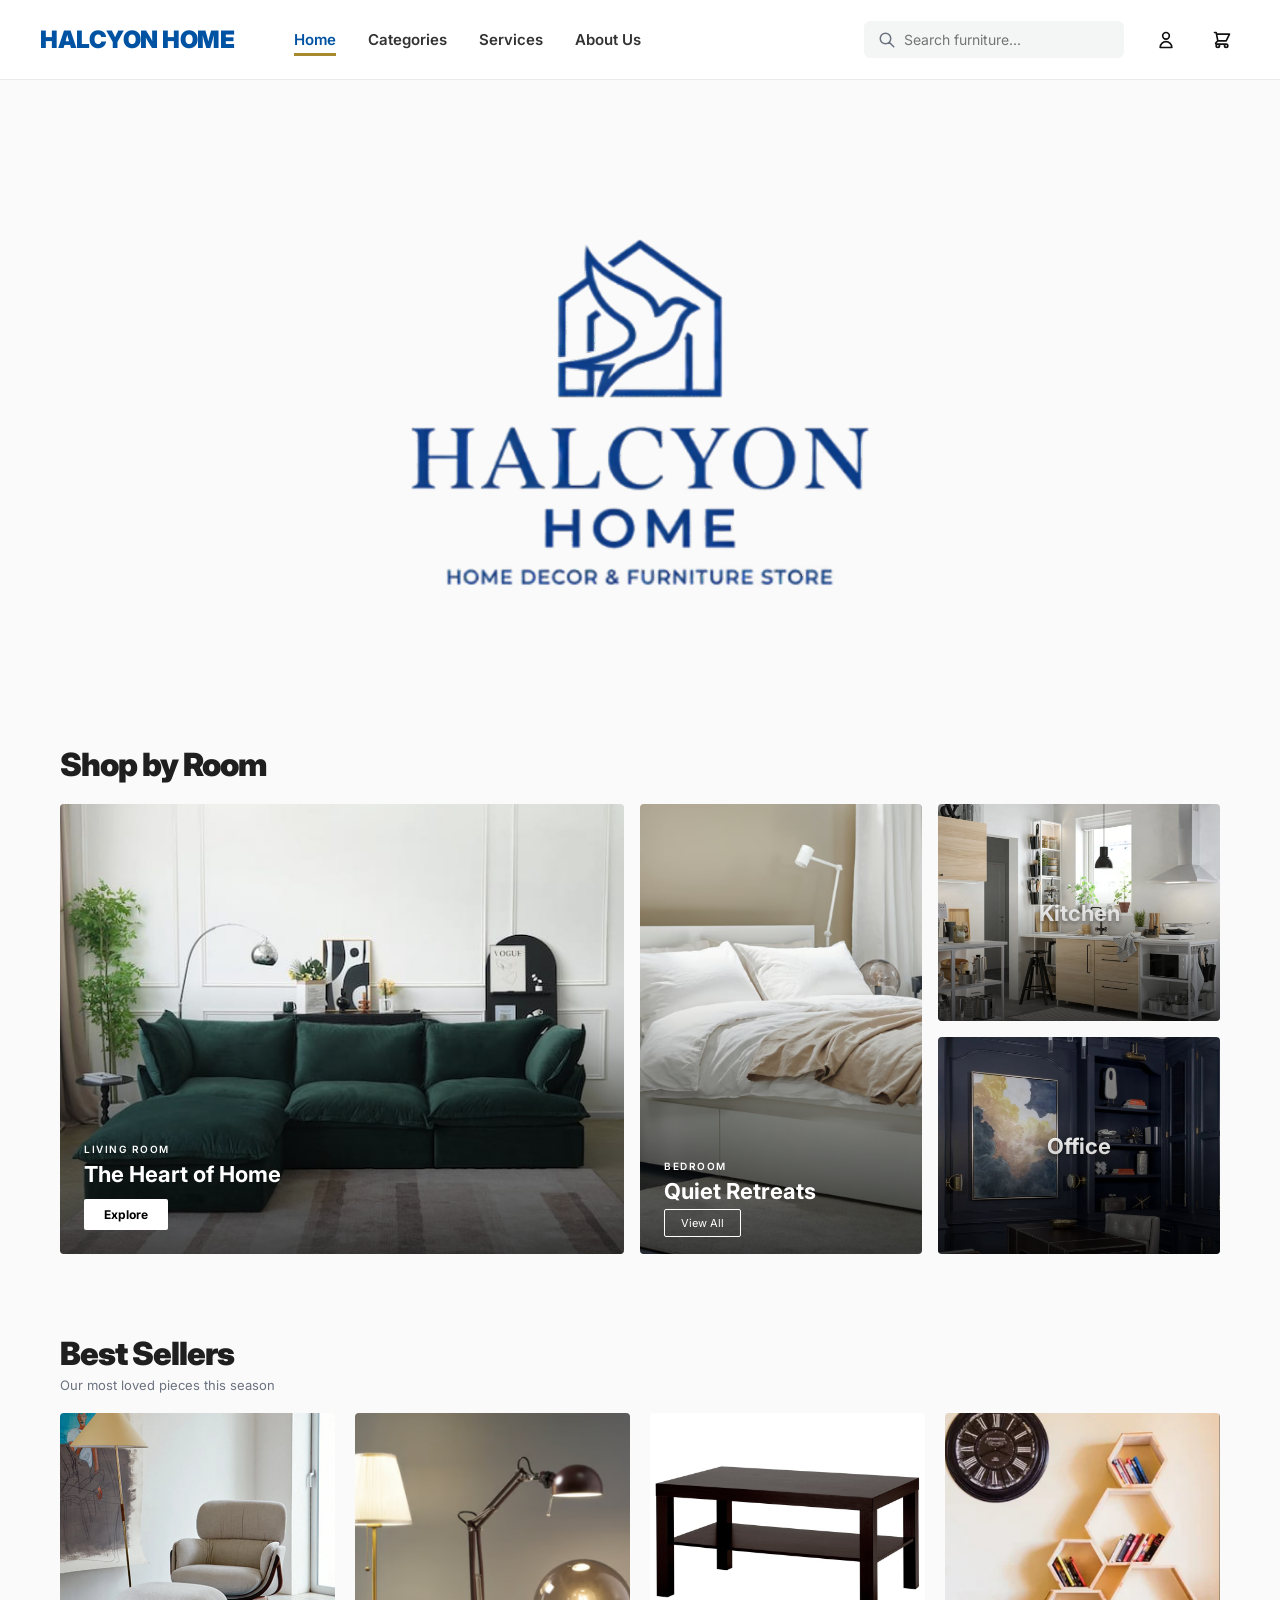
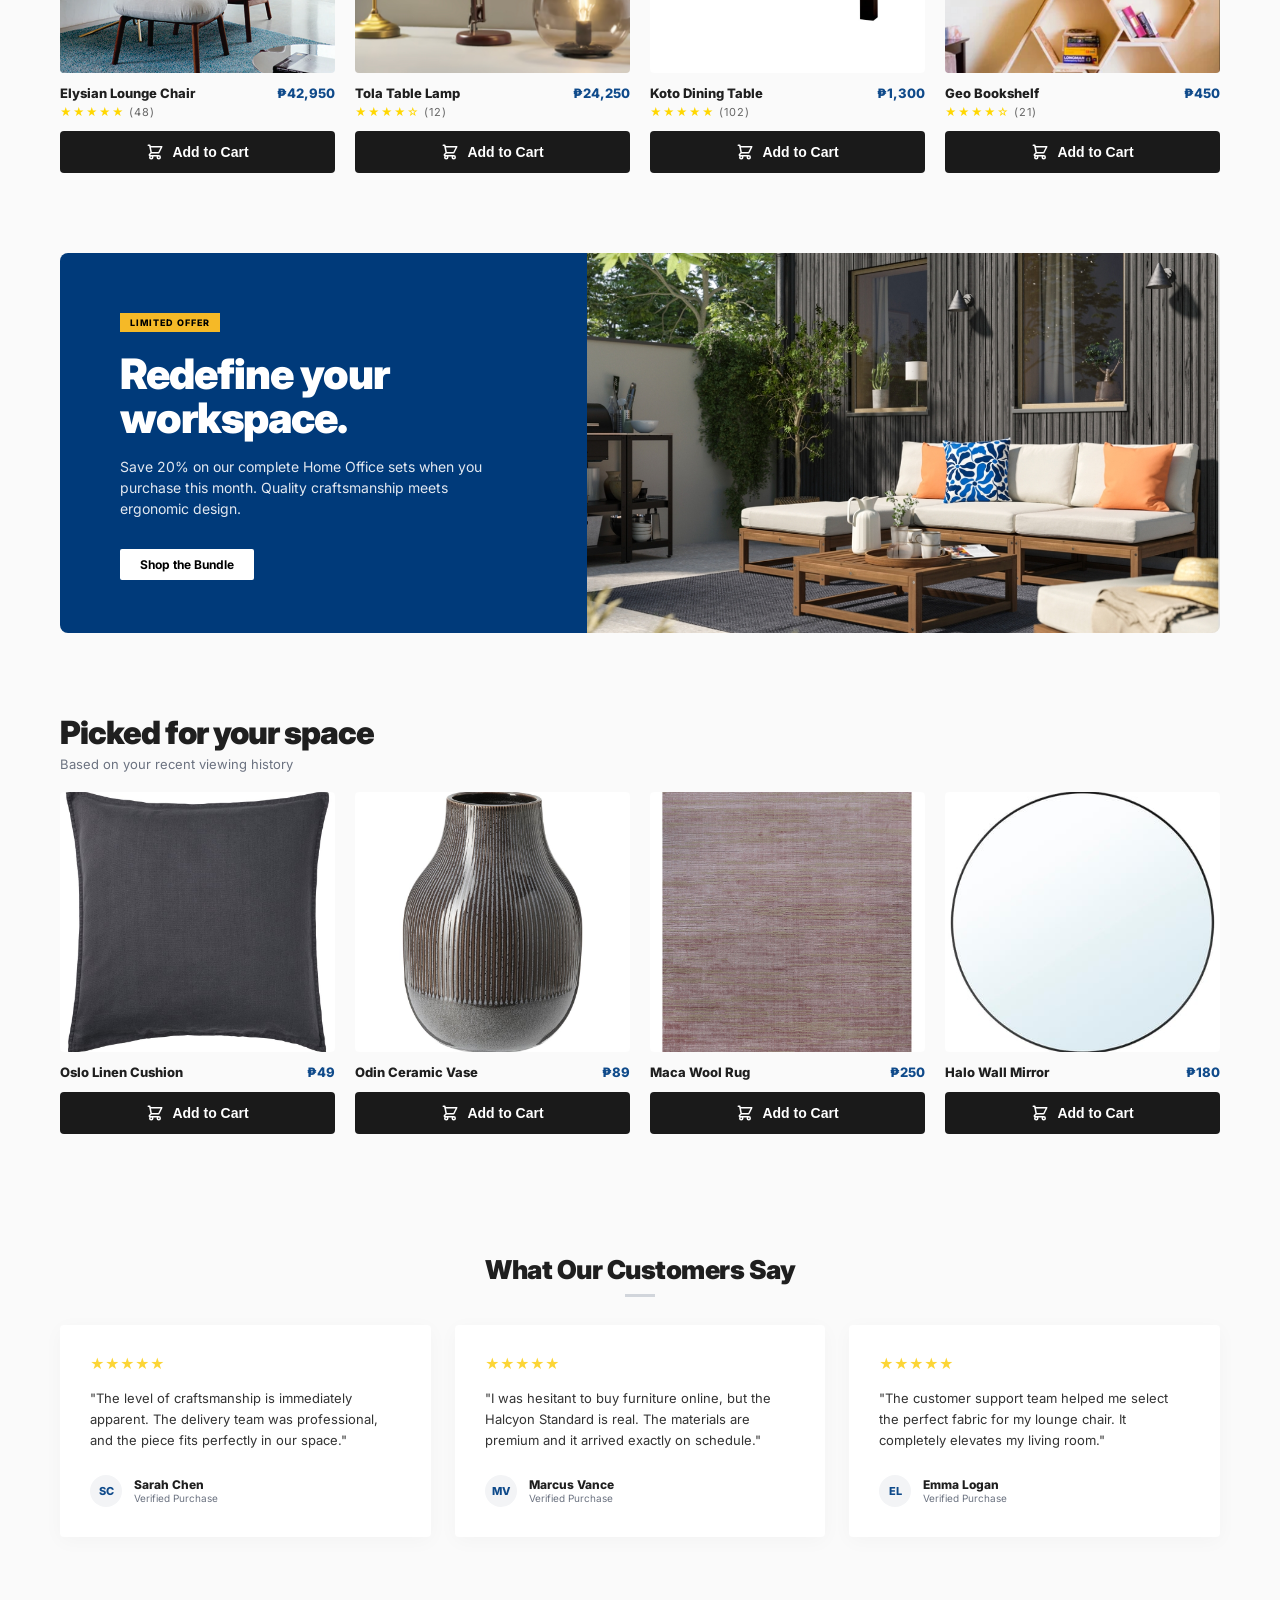
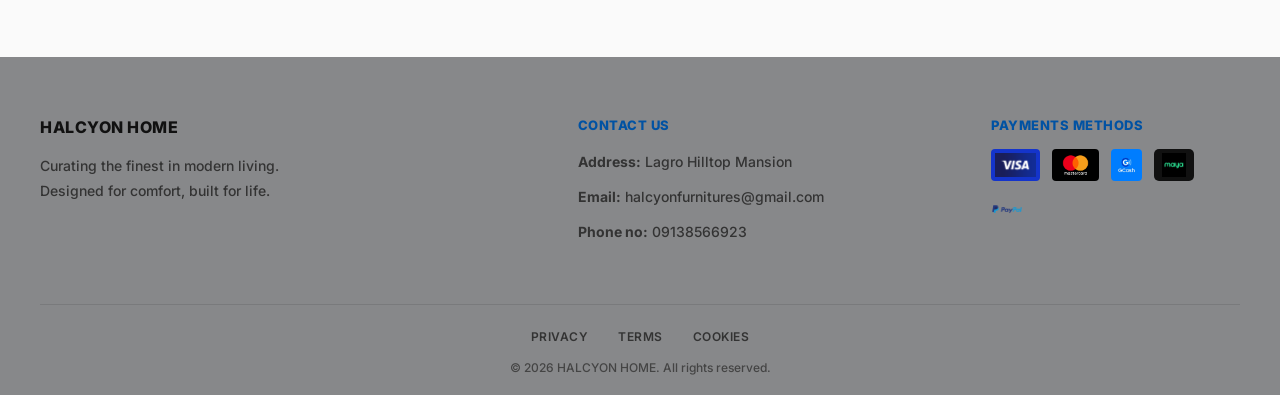
<file: index.html>
<!do    ctype html>
<html lang="en">
    <head>
        <meta charset="UTF-8" />
        <meta name="viewport" content="width=device-width, initial-scale=1.0" />
        <title>Halcyon Home</title>

<link rel="stylesheet" href="css/global.css" />
        <link rel="stylesheet" href="css/cart-notification.css" />
        <link rel="stylesheet" href="css/style.css" />
    </head>
    <body>
        <main class="container">
            <div class="brand-hero">
                <img src="images/homelogo.png">
            </div>

<section>
                <div class="section-header">
                    <h2 class="section-title">Shop by Room</h2>
                </div>
                <div class="shop-by-room">
                    <div class="room-card large">
                        <div class="room-card-content">
                            <p class="room-label">LIVING ROOM</p>
                            <h3 class="room-title">The Heart of Home</h3>
                            <a href="productlist.html?category=sofas" class="btn-white">Explore</a>
                        </div>
                    </div>
                    <div class="room-card tall">
                        <div class="room-card-content">
                            <p class="room-label">BEDROOM</p>
                            <h3 class="room-title">Quiet Retreats</h3>
                            <a href="productlist.html?category=bedroom" class="room-link">View All</a>
                        </div>
                    </div>
                    <a href="productlist.html?category=kitchen" class="room-card small-1 text-center" style="align-items: center; justify-content: center; text-decoration: none;">
                        <h3 class="room-title" style="margin: 0; text-shadow: 0 2px 4px rgba(0, 0, 0, 0.5);">Kitchen</h3>
                    </a>
<a href="productlist.html?category=office-chairs" class="room-card small-2 text-center" style="align-items: center; justify-content: center; text-decoration: none;">
                        <h3 class="room-title" style="margin: 0; text-shadow: 0 2px 4px rgba(0, 0, 0, 0.5);">Office</h3>
                    </a>
                </div>
            </section>

            <section>
                <div class="section-header">
                    <div>
                        <h2 class="section-title">Best Sellers</h2>
                        <p class="section-subtitle">
                            Our most loved pieces this season
                        </p>
                    </div>
                </div>
<div class="product-grid">
                    <div class="product-card">
                        <img
                            src="images/Elysian-Lounge-Chair.webp"
                            alt="Elysian Lounge Chair"
                        />
                        <div class="product-info">
                            <span>Elysian Lounge Chair</span>
<span class="product-price">₱42,950</span>
                        </div>
<div class="product-rating"><span class="star">★★★★★</span> (48)</div>
<button class="btn-add-product" onclick="addItemToCart(4, event)">
                            <svg fill="none" stroke="currentColor" viewBox="0 0 24 24"><path stroke-linecap="round" stroke-linejoin="round" stroke-width="2" d="M3 3h2l.4 2M7 13h10l4-8H5.4M7 13L5.4 5M7 13l-2.293 2.293c-.63.63-.184 1.707.707 1.707H17m0 0a2 2 0 100 4 2 2 0 000-4zm-8 2a2 2 0 11-4 0 2 2 0 014 0z"></path></svg>
                            Add to Cart
                        </button>
                    </div>
                    <div class="product-card">
                        <img
                            src="images/Tola-Table-Lamp.jpg"
                            alt="Lamp"
                        />
                        <div class="product-info">
                            <span>Tola Table Lamp</span>
<span class="product-price">₱24,250</span>
                        </div>
<div class="product-rating"><span class="star">★★★★☆</span> (12)</div>
<button class="btn-add-product" onclick="addItemToCart(11, event)">
                            <svg fill="none" stroke="currentColor" viewBox="0 0 24 24"><path stroke-linecap="round" stroke-linejoin="round" stroke-width="2" d="M3 3h2l.4 2M7 13h10l4-8H5.4M7 13L5.4 5M7 13l-2.293 2.293c-.63.63-.184 1.707.707 1.707H17m0 0a2 2 0 100 4 2 2 0 000-4zm-8 2a2 2 0 11-4 0 2 2 0 014 0z"></path></svg>
                            Add to Cart
                        </button>
                    </div>
                    <div class="product-card">
                        <img
                            src="images/lack-coffee-table-black-brown.jpg"
                            alt="Table"
                        />
                        <div class="product-info">
                            <span>Koto Dining Table</span>
<span class="product-price">₱1,300</span>
                        </div>
<div class="product-rating"><span class="star">★★★★★</span> (102)</div>
                        <button class="btn-add-product" onclick="addItemToCart(8, event)">
                            <svg fill="none" stroke="currentColor" viewBox="0 0 24 24"><path stroke-linecap="round" stroke-linejoin="round" stroke-width="2" d="M3 3h2l.4 2M7 13h10l4-8H5.4M7 13L5.4 5M7 13l-2.293 2.293c-.63.63-.184 1.707.707 1.707H17m0 0a2 2 0 100 4 2 2 0 000-4zm-8 2a2 2 0 11-4 0 2 2 0 014 0z"></path></svg>
                            Add to Cart
                        </button>
                    </div>
                    <div class="product-card">
                        <img
                            src="images/Bookshelf.jpg"
                            alt="Shelf"
                        />
                        <div class="product-info">
                            <span>Geo Bookshelf</span>
<span class="product-price">₱450</span>
                        </div>
<div class="product-rating"><span class="star">★★★★☆</span> (21)</div>
                        <button class="btn-add-product" onclick="addItemToCart(7, event)">
                            <svg fill="none" stroke="currentColor" viewBox="0 0 24 24"><path stroke-linecap="round" stroke-linejoin="round" stroke-width="2" d="M3 3h2l.4 2M7 13h10l4-8H5.4M7 13L5.4 5M7 13l-2.293 2.293c-.63.63-.184 1.707.707 1.707H17m0 0a2 2 0 100 4 2 2 0 000-4zm-8 2a2 2 0 11-4 0 2 2 0 014 0z"></path></svg>
                            Add to Cart
                        </button>
                    </div>
                </div>
            </section>

            <section class="promo-section">
                <div class="promo-content">
                    <span class="promo-tag">LIMITED OFFER</span>
                    <h3>Redefine your workspace.</h3>
                    <p>
                        Save 20% on our complete Home Office sets when you
                        purchase this month. Quality craftsmanship meets
                        ergonomic design.
                    </p>
                    <a href="productlist.html?category=office-chairs" class="btn-white">Shop the Bundle</a>
                </div>
                <div class="promo-image"></div>
            </section>

            <section>
                <div class="section-header">
                    <div>
                        <h2 class="section-title">Picked for your space</h2>
                        <p class="section-subtitle">
                            Based on your recent viewing history
                        </p>
                    </div>
                </div>
<div class="product-grid">
                    <div class="product-card">
                        <img
                            src="images/Cushion.jpg"
                            alt="Pillow"
                        />
                        <div class="product-info">
                            <span>Oslo Linen Cushion</span>
<span class="product-price">₱49</span>
                        </div>
                        <button class="btn-add-product" onclick="addItemToCart(14, event)">
                            <svg fill="none" stroke="currentColor" viewBox="0 0 24 24"><path stroke-linecap="round" stroke-linejoin="round" stroke-width="2" d="M3 3h2l.4 2M7 13h10l4-8H5.4M7 13L5.4 5M7 13l-2.293 2.293c-.63.63-.184 1.707.707 1.707H17m0 0a2 2 0 100 4 2 2 0 000-4zm-8 2a2 2 0 11-4 0 2 2 0 014 0z"></path></svg>
                            Add to Cart
                        </button>
                    </div>
                    <div class="product-card">
                        <img
                            src="images/gradvis-vase-dark-.jpg"
                            alt="Vase"
                        />
                        <div class="product-info">
                            <span>Odin Ceramic Vase</span>
<span class="product-price">₱89</span>
                        </div>
                        <button class="btn-add-product" onclick="addItemToCart(13, event)">
                            <svg fill="none" stroke="currentColor" viewBox="0 0 24 24"><path stroke-linecap="round" stroke-linejoin="round" stroke-width="2" d="M3 3h2l.4 2M7 13h10l4-8H5.4M7 13L5.4 5M7 13l-2.293 2.293c-.63.63-.184 1.707.707 1.707H17m0 0a2 2 0 100 4 2 2 0 000-4zm-8 2a2 2 0 11-4 0 2 2 0 014 0z"></path></svg>
                            Add to Cart
                        </button>
                    </div>
                    <div class="product-card">
                        <img
                            src="images/Strata-Hand-Woven Rug.jpg"
                            alt="Rug"
                        />
                        <div class="product-info">
                            <span>Maca Wool Rug</span>
<span class="product-price">₱250</span>
                        </div>
                        <button class="btn-add-product" onclick="addItemToCart(12, event)">
                            <svg fill="none" stroke="currentColor" viewBox="0 0 24 24"><path stroke-linecap="round" stroke-linejoin="round" stroke-width="2" d="M3 3h2l.4 2M7 13h10l4-8H5.4M7 13L5.4 5M7 13l-2.293 2.293c-.63.63-.184 1.707.707 1.707H17m0 0a2 2 0 100 4 2 2 0 000-4zm-8 2a2 2 0 11-4 0 2 2 0 014 0z"></path></svg>
                            Add to Cart
                        </button>
                    </div>
                    <div class="product-card">
                        <img
                            src="images/lindbyn-mirror-black.jpg"
                            alt="Mirror"
                        />
                        <div class="product-info">
                            <span>Halo Wall Mirror</span>
<span class="product-price">₱180</span>
                        </div>
                        <button class="btn-add-product" onclick="addItemToCart(1, event)">
                            <svg fill="none" stroke="currentColor" viewBox="0 0 24 24"><path stroke-linecap="round" stroke-linejoin="round" stroke-width="2" d="M3 3h2l.4 2M7 13h10l4-8H5.4M7 13L5.4 5M7 13l-2.293 2.293c-.63.63-.184 1.707.707 1.707H17m0 0a2 2 0 100 4 2 2 0 000-4zm-8 2a2 2 0 11-4 0 2 2 0 014 0z"></path></svg>
                            Add to Cart
                        </button>
                    </div>
                </div>
            </section>

            <section class="testimonials">
                <h2 class="testimonials-title">What Our Customers Say</h2>
                <div class="testimonial-grid">
                    <div class="testimonial-card">
                        <div class="stars">★★★★★</div>
                        <p class="testimonial-text">
                            "The level of craftsmanship is immediately apparent.
                            The delivery team was professional, and the piece
                            fits perfectly in our space."
                        </p>
                        <div class="customer-info">
                            <div class="avatar">SC</div>
                            <div>
                                <div class="customer-name">Sarah Chen</div>
                                <div class="customer-meta">
                                    Verified Purchase
                                </div>
                            </div>
                        </div>
                    </div>
                    <div class="testimonial-card">
                        <div class="stars">★★★★★</div>
                        <p class="testimonial-text">
                            "I was hesitant to buy furniture online, but the
                            Halcyon Standard is real. The materials are premium
                            and it arrived exactly on schedule."
                        </p>
                        <div class="customer-info">
                            <div class="avatar">MV</div>
                            <div>
                                <div class="customer-name">Marcus Vance</div>
                                <div class="customer-meta">
                                    Verified Purchase
                                </div>
                            </div>
                        </div>
                    </div>
                    <div class="testimonial-card">
                        <div class="stars">★★★★★</div>
                        <p class="testimonial-text">
                            "The customer support team helped me select the
                            perfect fabric for my lounge chair. It completely
                            elevates my living room."
                        </p>
                        <div class="customer-info">
                            <div class="avatar">EL</div>
                            <div>
                                <div class="customer-name">Emma Logan</div>
                                <div class="customer-meta">
                                    Verified Purchase
                                </div>
                            </div>
                        </div>
                    </div>
                </div>
            </section>
        </main>


<script src="js/global.js"></script>
<script src="js/database.js"></script>
<script src="js/products.js"></script>
<script src="js/search.js"></script>



    </body>
</html>
</file>
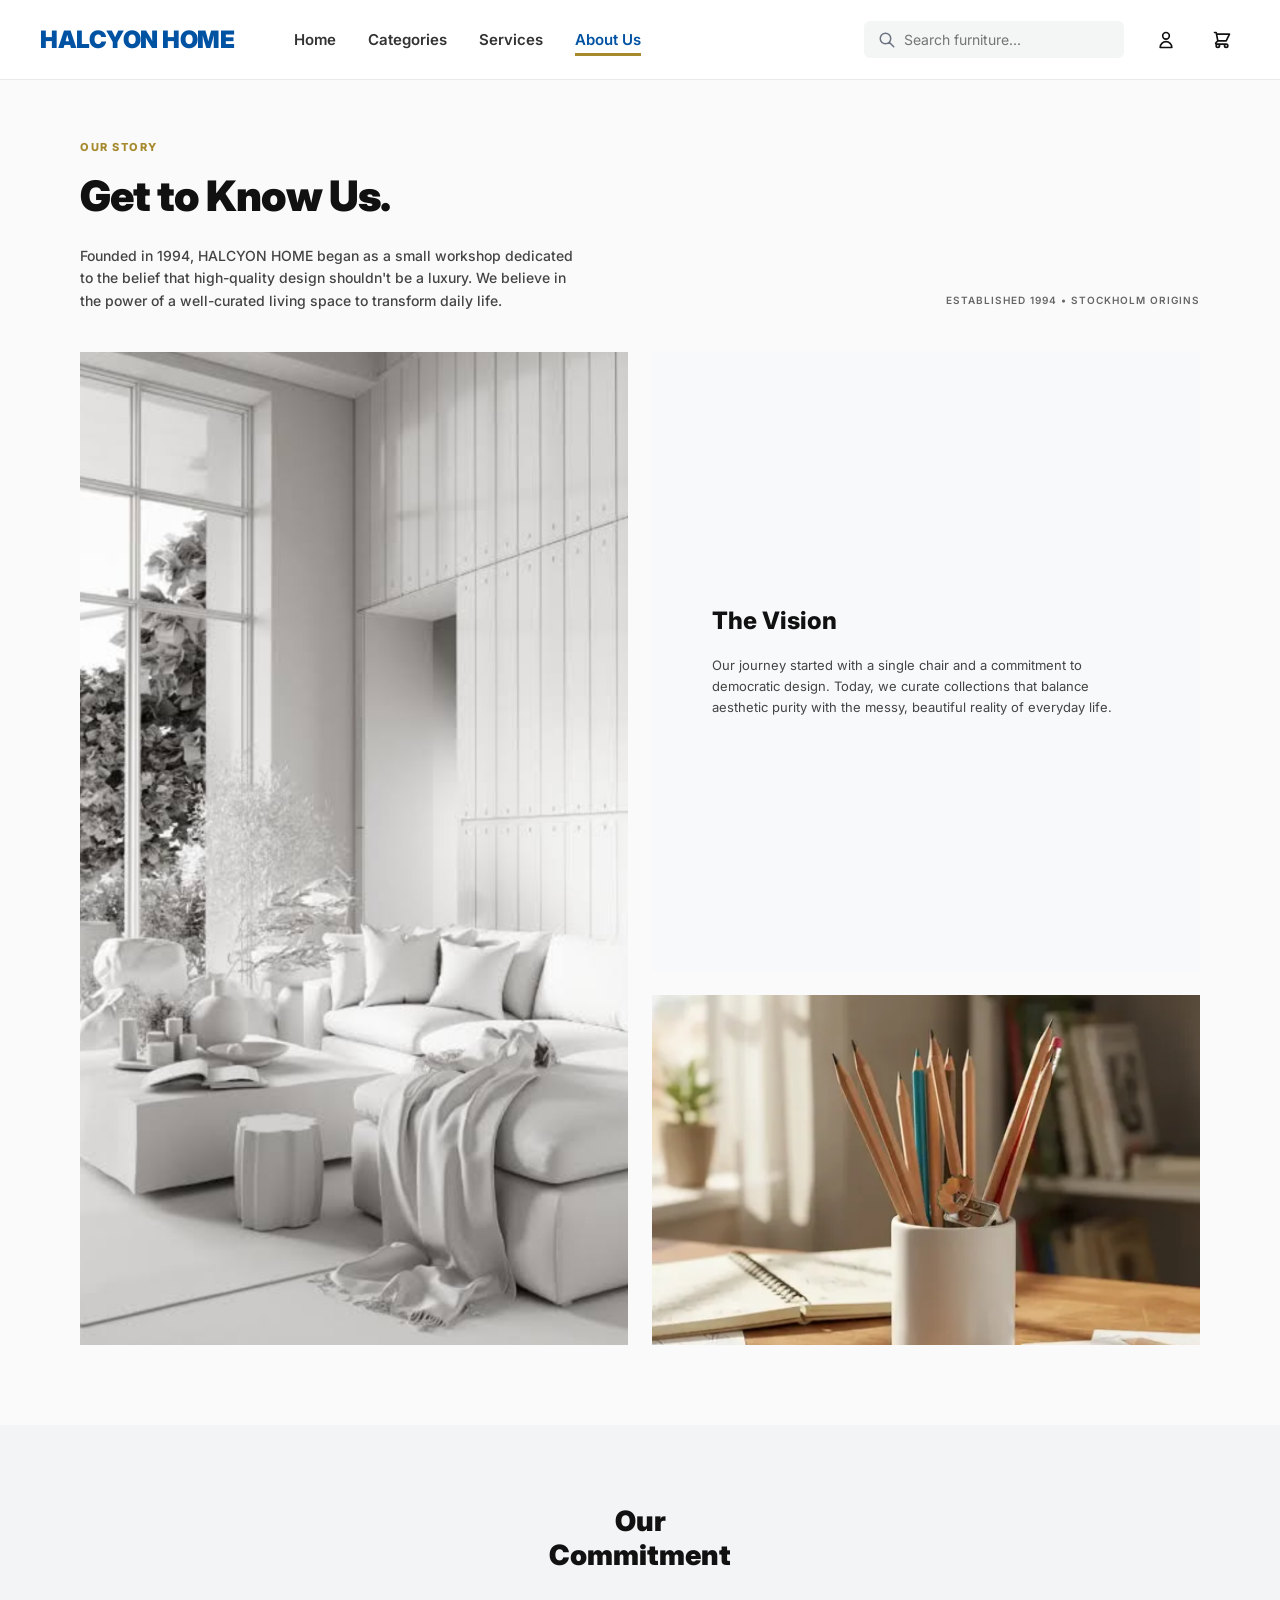
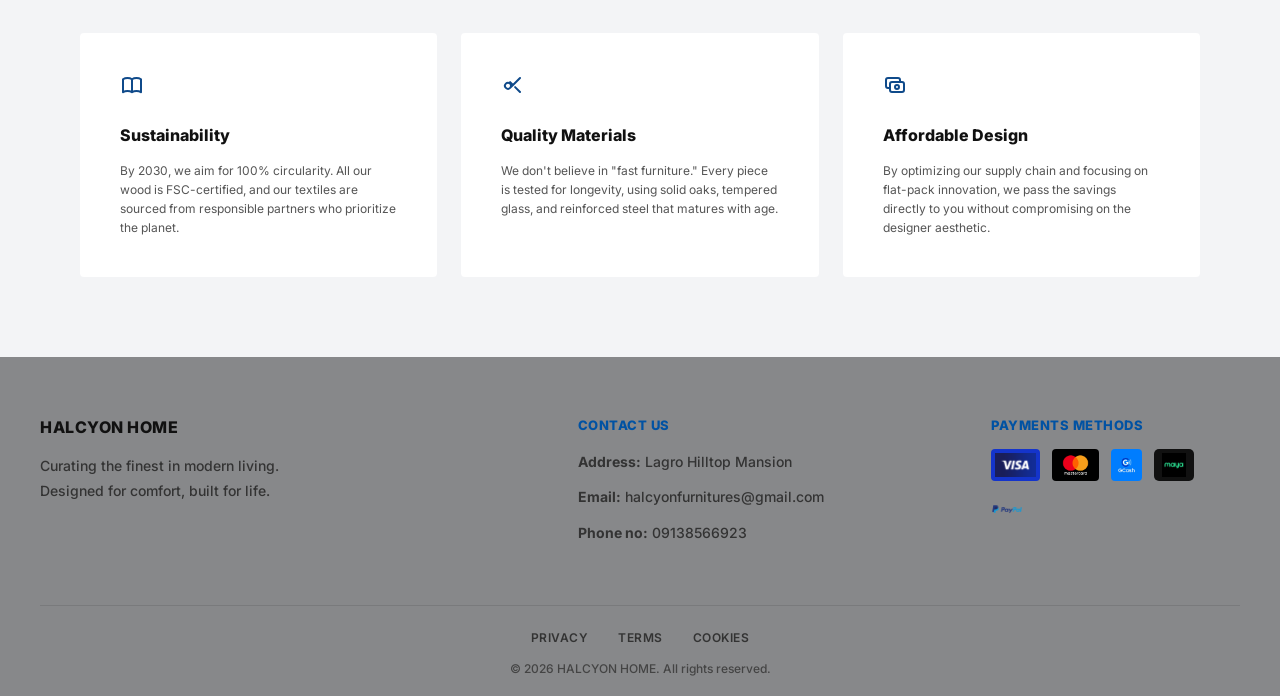
<file: aboutus.html>
<!doctype html>
<html lang="en">
    <head>
        <meta charset="UTF-8" />
        <meta name="viewport" content="width=device-width, initial-scale=1.0" />
        <title>About Us - Halcyon Home</title>

        <link rel="stylesheet" href="css/global.css" />
        <link rel="stylesheet" href="css/aboutus.css" />
    </head>
    <body>
        <main>
            <div class="container">
                <section class="story-header">
                    <div class="story-content">
                        <span class="story-label">Our Story</span>
                        <h1>Get to Know Us.</h1>
                        <p>
                            Founded in 1994, HALCYON HOME began as a small
                            workshop dedicated to the belief that high-quality
                            design shouldn't be a luxury. We believe in the
                            power of a well-curated living space to transform
                            daily life.
                        </p>
                    </div>
                    <div class="story-meta">
                        ESTABLISHED 1994 • STOCKHOLM ORIGINS
                    </div>
                </section>

                <section class="vision-grid">
                    <img
                        src="images/about-page-get-to-know-us.jpg"
                        alt="Minimalist living room"
                        class="vision-img-large"
                    />
                    <div class="vision-right">
                        <div class="vision-text-box">
                            <h2>The Vision</h2>
                            <p>
                                Our journey started with a single chair and a
                                commitment to democratic design. Today, we
                                curate collections that balance aesthetic purity
                                with the messy, beautiful reality of everyday
                                life.
                            </p>
                        </div>
                        <img
                            src="images/about-page-vision.png"
                            alt="Design tools on a desk"
                            class="vision-img-small"
                        />
                    </div>
                </section>
            </div>

            <section class="commitment-section">
                <h2>Our<br />Commitment</h2>
                <div class="cards-grid">
                    <div class="commitment-card">
                        <svg
                            class="card-icon"
                            fill="none"
                            stroke="currentColor"
                            viewBox="0 0 24 24"
                            xmlns="http://www.w3.org/2000/svg"
                        >
                            <path
                                stroke-linecap="round"
                                stroke-linejoin="round"
                                stroke-width="2"
                                d="M12 6.253v13m0-13C10.832 5.477 9.246 5 7.5 5S4.168 5.477 3 6.253v13C4.168 18.477 5.754 18 7.5 18s3.332.477 4.5 1.253m0-13C13.168 5.477 14.754 5 16.5 5c1.747 0 3.332.477 4.5 1.253v13C19.832 18.477 18.247 18 16.5 18c-1.746 0-3.332.477-4.5 1.253"
                            ></path>
                        </svg>
                        <h3>Sustainability</h3>
                        <p>
                            By 2030, we aim for 100% circularity. All our wood
                            is FSC-certified, and our textiles are sourced from
                            responsible partners who prioritize the planet.
                        </p>
                    </div>
                    <div class="commitment-card">
                        <svg
                            class="card-icon"
                            fill="none"
                            stroke="currentColor"
                            viewBox="0 0 24 24"
                            xmlns="http://www.w3.org/2000/svg"
                        >
                            <path
                                stroke-linecap="round"
                                stroke-linejoin="round"
                                stroke-width="2"
                                d="M14.121 14.121L19 19m-7-7l7-7m-7 7l-2.879 2.879M12 12L9.121 9.121m0 5.758a3 3 0 10-4.243-4.243 3 3 0 004.243 4.243z"
                            ></path>
                        </svg>
                        <h3>Quality Materials</h3>
                        <p>
                            We don't believe in "fast furniture." Every piece is
                            tested for longevity, using solid oaks, tempered
                            glass, and reinforced steel that matures with age.
                        </p>
                    </div>
                    <div class="commitment-card">
                        <svg
                            class="card-icon"
                            fill="none"
                            stroke="currentColor"
                            viewBox="0 0 24 24"
                            xmlns="http://www.w3.org/2000/svg"
                        >
                            <path
                                stroke-linecap="round"
                                stroke-linejoin="round"
                                stroke-width="2"
                                d="M17 9V7a2 2 0 00-2-2H5a2 2 0 00-2 2v6a2 2 0 002 2h2m2 4h10a2 2 0 002-2v-6a2 2 0 00-2-2H9a2 2 0 00-2 2v6a2 2 0 002 2zm7-5a2 2 0 11-4 0 2 2 0 014 0z"
                            ></path>
                        </svg>
                        <h3>Affordable Design</h3>
                        <p>
                            By optimizing our supply chain and focusing on
                            flat-pack innovation, we pass the savings directly
                            to you without compromising on the designer
                            aesthetic.
                        </p>
                    </div>
                </div>
            </section>
        </main>

        <script src="js/global.js"></script>
        <script src="js/database.js"></script>
        <script src="js/products.js"></script>

        <script>
            document.addEventListener("DOMContentLoaded", () => {
                const navLinks = document.querySelectorAll(".header-nav a");
                navLinks.forEach((link) => link.classList.remove("active"));
                navLinks[3].classList.add("active");
            });
        </script>
    </body>
</html>
</file>
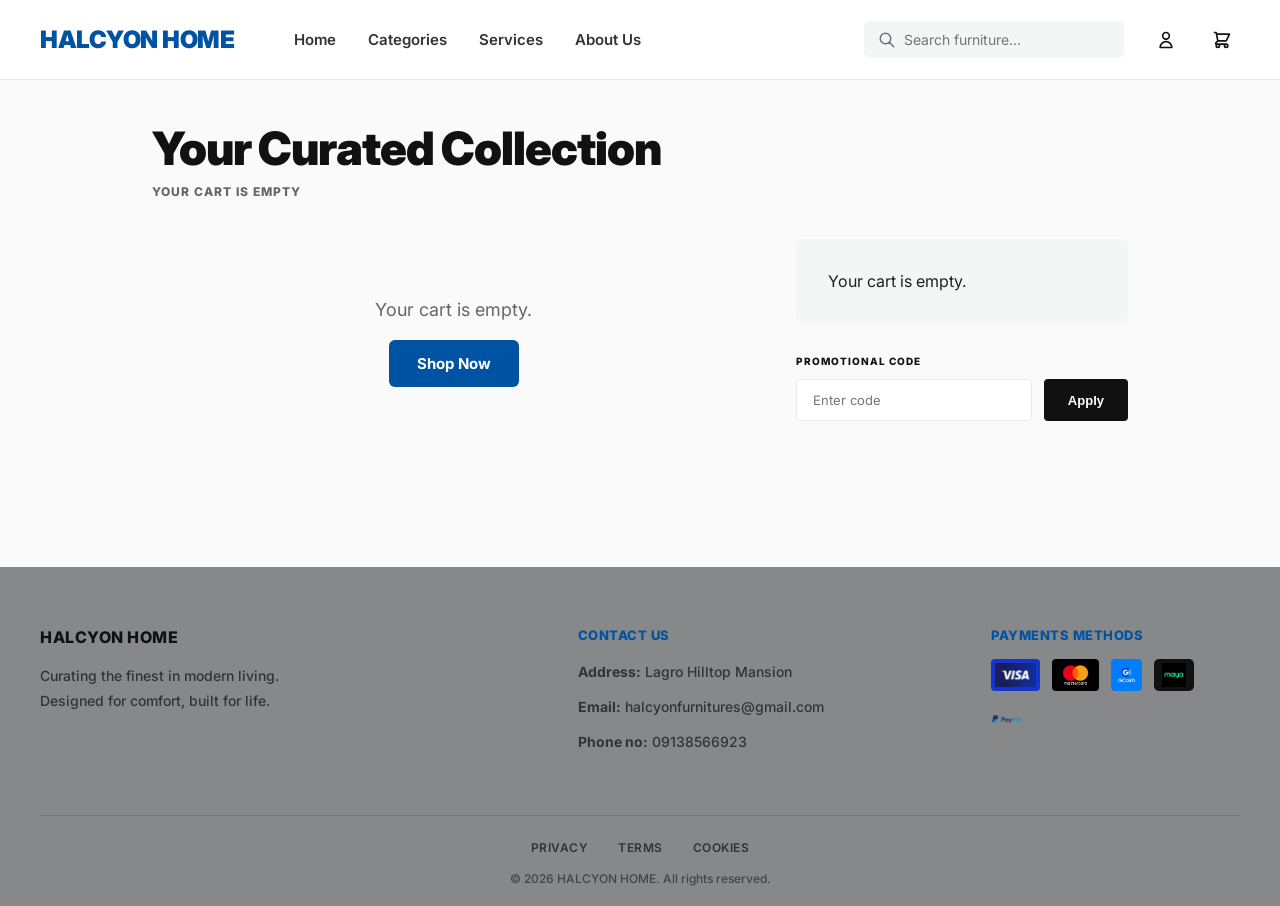
<file: cart.html>
<!doctype html>
<html lang="en">
<head>
    <meta charset="UTF-8" />
    <meta name="viewport" content="width=device-width, initial-scale=1.0" />
    <title>Shopping Cart - Halcyon Home</title>
    
    <link rel="stylesheet" href="css/global.css" />
    <link rel="stylesheet" href="css/cart.css" />
</head>
<body>

<main class="container">
        
        <div class="cart-header">
            <h1>Your Curated Collection</h1>
            <p id="cart-items-count">Loading...</p>
        </div>

        <div class="cart-grid">
            
            <div class="cart-items" id="cart-items-container">
                <!-- Cart items will be rendered by JavaScript -->
            </div>

            <div class="summary-wrapper">
                <div class="summary-card">
                    <h2>Order Summary</h2>
                    
<div class="summary-row">
                        <span>Subtotal</span>
                        <span class="val">₱146,440.00</span>
                    </div>
                    <div class="summary-row">
                        <span>Shipping fee</span>
                        <span class="val">₱2,520.00</span>
                    </div>
                    <div class="summary-row">
                        <span>Estimated Tax</span>
                        <span class="val">₱11,715.20</span>
                    </div>
                    
                    <div class="summary-divider"></div>
                    
                    <div class="total-row">
                        <span class="total-label">Total</span>
                        <span class="total-price">₱160,675.20</span>
                    </div>
                    
                    <a href="checkout.html"><button class="btn-checkout">
                        Checkout Now 
                        <svg width="18" height="18" fill="none" stroke="currentColor" viewBox="0 0 24 24"><path stroke-linecap="round" stroke-linejoin="round" stroke-width="2" d="M17 8l4 4m0 0l-4 4m4-4H3"></path></svg>
                    </button>
                    
                    <div class="trust-badge">
                        <svg fill="none" stroke="currentColor" viewBox="0 0 24 24"><path stroke-linecap="round" stroke-linejoin="round" stroke-width="2" d="M9 12l2 2 4-4m5.618-4.016A11.955 11.955 0 0112 2.944a11.955 11.955 0 01-8.618 3.04A12.02 12.02 0 003 9c0 5.591 3.824 10.29 9 11.622 5.176-1.332 9-6.03 9-11.622 0-1.042-.133-2.052-.382-3.016z"></path></svg>
                        <p>Secure payment processing with high-level encryption.</p>
                    </div>
                    <div class="trust-badge">
                        <svg fill="none" stroke="currentColor" viewBox="0 0 24 24"><path stroke-linecap="round" stroke-linejoin="round" stroke-width="2" d="M8 7h12m0 0l-4-4m4 4l-4 4m0 6H4m0 0l4 4m-4-4l4-4"></path></svg>
<p>Complimentary white-glove delivery on orders over ₱140,000.</p>
                    </div>
                </div>

                <div class="promo-section">
                    <h3>PROMOTIONAL CODE</h3>
                    <div class="promo-input-group">
                        <input type="text" class="promo-input" placeholder="Enter code">
                        <button class="btn-apply">Apply</button>
                    </div>
                </div>
            </div>

        </div>
    </main>

<script src="js/global.js"></script>
    <script src="js/database.js"></script>
    <script src="js/products.js"></script>
    <script>
        // Render cart items from localStorage
        document.addEventListener('DOMContentLoaded', function() {
            renderCartItems();
        });
        
function renderCartItems() {
            var cartItemsContainer = document.getElementById('cart-items-container');
            var countEl = document.getElementById('cart-items-count');
            if (!cartItemsContainer) return;
            
            var cart = getCart();
            var totalQty = cart.items.reduce(function(sum, item) { return sum + item.qty; }, 0);
            
            if (cart.items.length === 0) {
                cartItemsContainer.innerHTML = '<div class="empty-cart-message"><p>Your cart is empty.</p><a href="productlist.html" class="btn-shop-now">Shop Now</a></div>';
                if (countEl) countEl.textContent = 'YOUR CART IS EMPTY';
                var summaryCard = document.querySelector('.summary-card');
                if (summaryCard) summaryCard.innerHTML = '<p>Your cart is empty.</p>';
                return;
            }
            
            // Update header count
            if (countEl) countEl.textContent = totalQty + ' ITEM' + (totalQty > 1 ? 'S' : '') + ' SELECTED FOR YOUR INTERIOR';
            
            // Render each item with PHP currency
            cartItemsContainer.innerHTML = cart.items.map(function(item) {
                var itemTotal = item.qty * item.price;
                return '<div class="cart-item" data-id="' + item.id + '">' +
                    '<div class="item-image">' +
                        '<img src="' + item.img + '" alt="' + item.name + '">' +
                    '</div>' +
                    '<div class="item-details">' +
                        '<span class="item-tag">' + item.name + '</span>' +
                        '<div class="item-header-row">' +
                            '<h3 class="item-title">' + item.name + '</h3>' +
                            '<span class="item-price">₱' + itemTotal.toLocaleString() + '.00</span>' +
                        '</div>' +
                        '<p class="item-subtitle">Qty: ' + item.qty + '</p>' +
                        '<div class="item-controls">' +
                            '<div class="qty-selector">' +
                                '<button class="qty-btn" onclick="changeQty(' + item.id + ', -1)">&minus;</button>' +
                                '<input type="text" class="qty-input" value="' + item.qty + '" readonly>' +
                                '<button class="qty-btn" onclick="changeQty(' + item.id + ', 1)">+</button>' +
                            '</div>' +
                            '<button class="btn-remove" onclick="removeItem(' + item.id + ')">' +
                                '<svg fill="none" stroke="currentColor" viewBox="0 0 24 24"><path stroke-linecap="round" stroke-linejoin="round" stroke-width="2" d="M19 7l-.867 12.142A2 2 0 0116.138 21H7.862a2 2 0 01-1.995-1.858L5 7m5 4v6m4-6v6m1-10V4a1 1 0 00-1-1h-4a1 1 0 00-1 1v3M4 7h16"></path></svg>' +
                                'Remove' +
                            '</button>' +
                        '</div>' +
                    '</div>' +
                '</div>';
            }).join('');
            
            // Update summary
            updateCartSummary();
        }
        
        function changeQty(productId, delta) {
            var cart = getCart();
            var item = cart.items.find(function(i) { return i.id === productId; });
            
            if (item) {
                item.qty += delta;
                if (item.qty <= 0) {
                    cart.items = cart.items.filter(function(i) { return i.id !== productId; });
                }
                cart.subtotal = cart.items.reduce(function(sum, i) { return sum + (i.qty * i.price); }, 0);
                setCart(cart);
                updateCartBadge();
                renderCartItems();
            }
        }
        
        function removeItem(productId) {
            // No confirmation: immediate removal per UX request
            removeFromCart(productId);
            renderCartItems();
        }

        
function updateCartSummary() {
            var cart = getCart();
            var subtotal = cart.subtotal || 0;
            var shipping = subtotal > 0 ? 450 : 0;
            var tax = Math.round(subtotal * 0.08);
            var total = subtotal + shipping + tax;
            
            var summaryCard = document.querySelector('.summary-card');
            if (summaryCard) {
                summaryCard.innerHTML = '<h2>Order Summary</h2>' +
                    '<div class="summary-row"><span>Subtotal</span><span class="val">₱' + subtotal.toLocaleString() + '.00</span></div>' +
                    '<div class="summary-row"><span>Shipping fee</span><span class="val">₱' + shipping.toLocaleString() + '.00</span></div>' +
                    '<div class="summary-row"><span>Estimated Tax</span><span class="val">₱' + tax.toLocaleString() + '.00</span></div>' +
                    '<div class="summary-divider"></div>' +
                    '<div class="total-row"><span class="total-label">Total</span><span class="total-price">₱' + total.toLocaleString() + '.00</span></div>' +
                    '<a href="checkout.html"><button class="btn-checkout">Checkout Now <svg width="18" height="18" fill="none" stroke="currentColor" viewBox="0 0 24 24"><path stroke-linecap="round" stroke-linejoin="round" stroke-width="2" d="M17 8l4 4m0 0l-4 4m4-4H3"></path></svg></button></a>' +
                    '<div class="trust-badge"><svg fill="none" stroke="currentColor" viewBox="0 0 24 24"><path stroke-linecap="round" stroke-linejoin="round" stroke-width="2" d="M9 12l2 2 4-4m5.618-4.016A11.955 11.955 0 0112 2.944a11.955 11.955 0 01-8.618 3.04A12.02 12.02 0 003 9c0 5.591 3.824 10.29 9 11.622 5.176-1.332 9-6.03 9-11.622 0-1.042-.133-2.052-.382-3.016z"></path></svg><p>Secure payment processing with high-level encryption.</p></div>' +
                    '<div class="trust-badge"><svg fill="none" stroke="currentColor" viewBox="0 0 24 24"><path stroke-linecap="round" stroke-linejoin="round" stroke-width="2" d="M8 7h12m0 0l-4-4m4 4l-4 4m0 6H4m0 0l4 4m-4-4l4-4"></path></svg><p>Complimentary white-glove delivery on orders over ₱125,000.</p></div>';
            }
        }
        
        // Make functions globally available
        window.changeQty = changeQty;
        window.removeItem = removeItem;
    </script>
</body>
</html>
</file>
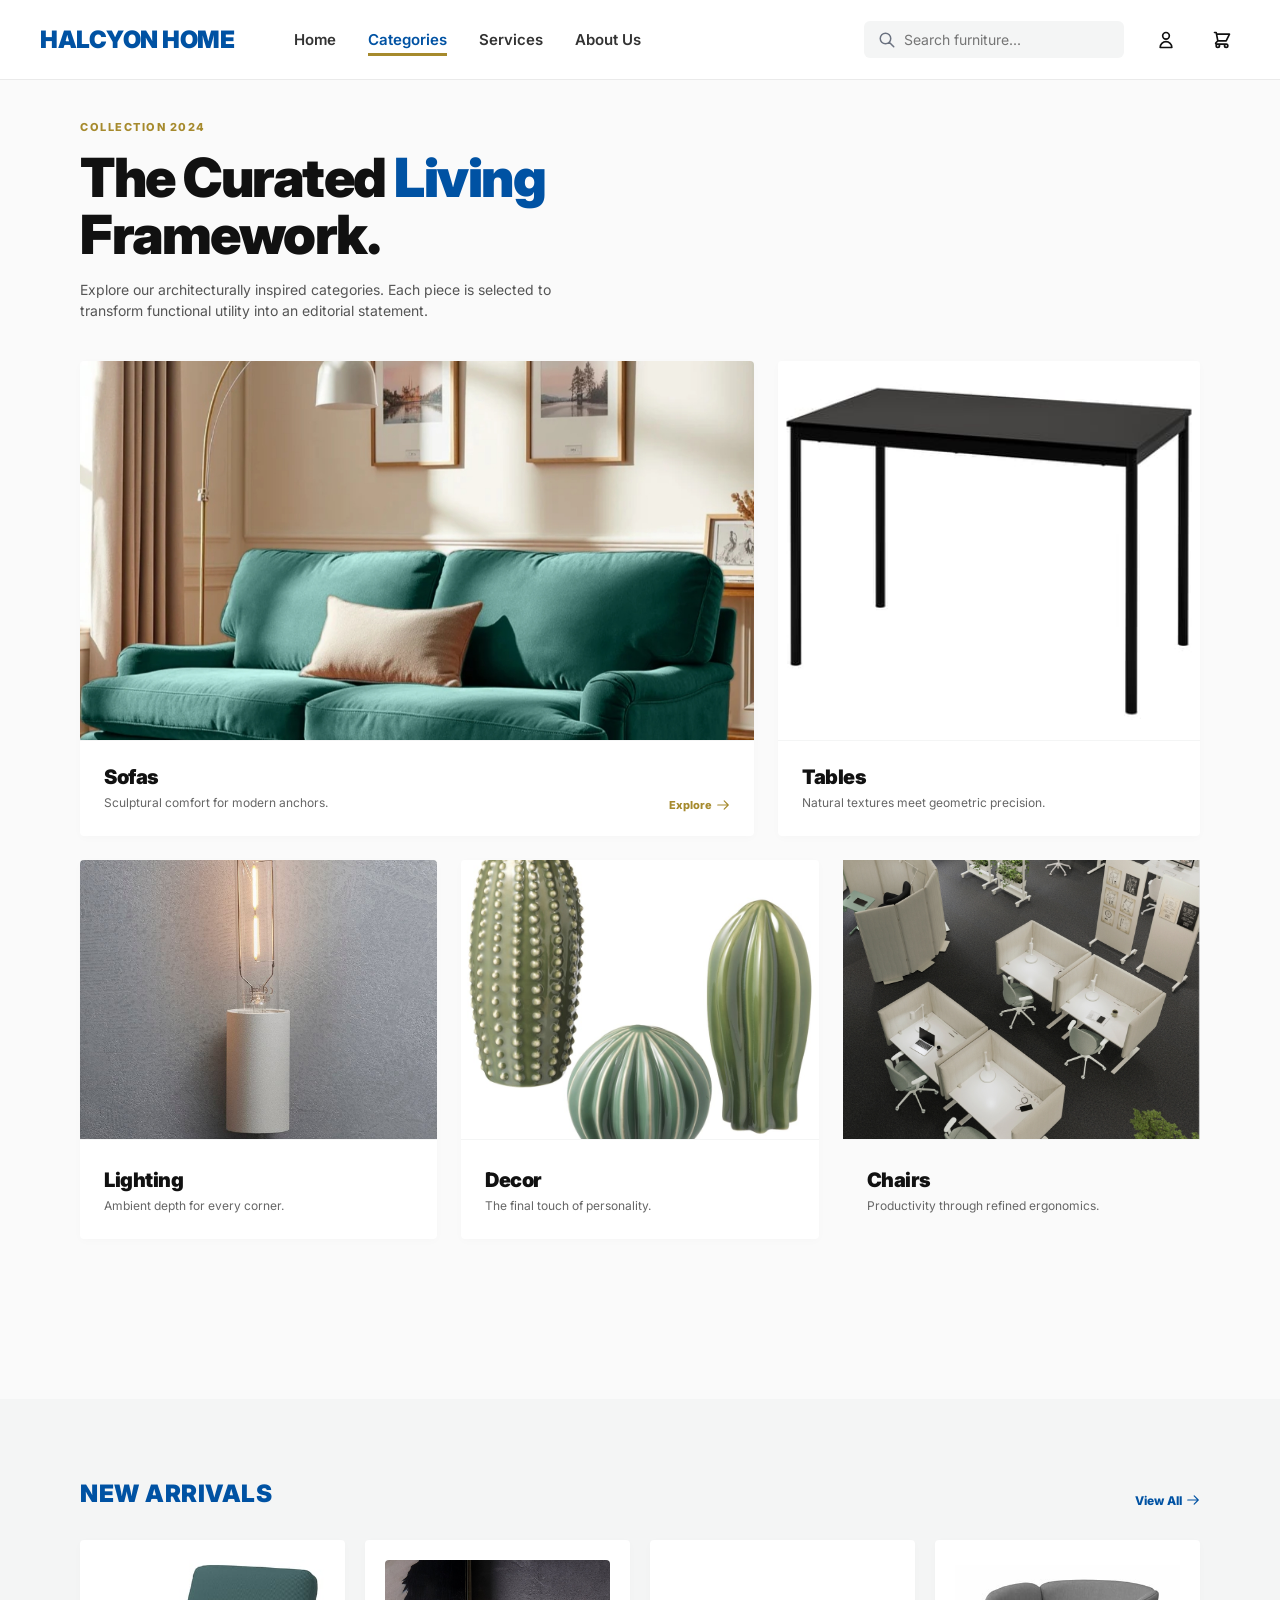
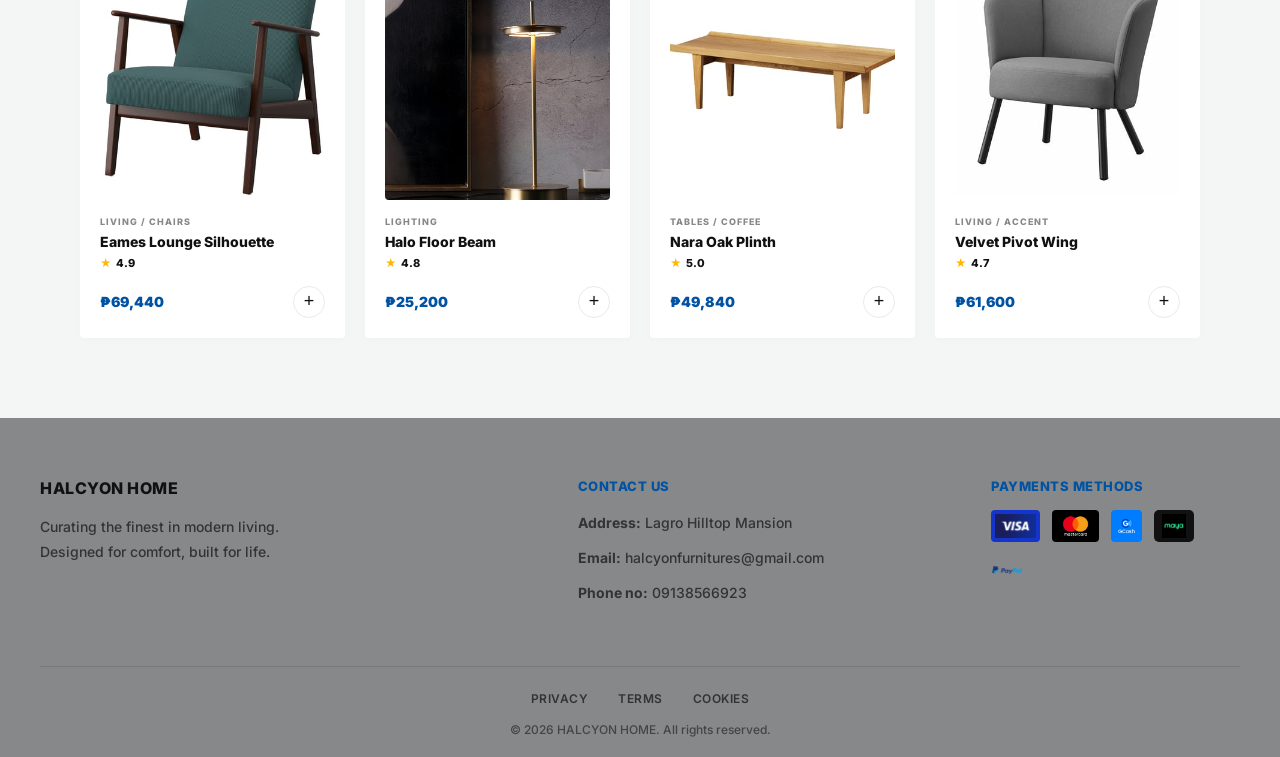
<file: categories.html>
<!doctype html>
<html lang="en">
<head>
    <meta charset="UTF-8" />
    <meta name="viewport" content="width=device-width, initial-scale=1.0" />
    <title>Categories - Halcyon Home</title>
    
    <link rel="stylesheet" href="css/global.css" />
    <link rel="stylesheet" href="css/categories.css" />
</head>
<body>

    <main>
        <div class="container">
            
            <div class="hub-hero">
                <span class="collection-year">COLLECTION 2024</span>
                <h1>The Curated <span>Living</span><br>Framework.</h1>
                <p>Explore our architecturally inspired categories. Each piece is selected to transform functional utility into an editorial statement.</p>
            </div>

            <div class="grid-top">
                <a href="productlist.html?category=sofas" class="cat-card">
                    <img src="images/living-room.jpg" alt="Sofas" class="cat-img">
                    <div class="cat-info">
                        <div class="cat-text">
                            <h3>Sofas</h3>
                            <p>Sculptural comfort for modern anchors.</p>
                        </div>
                        <div class="cat-link">
                            Explore <svg width="14" height="14" fill="none" stroke="currentColor" viewBox="0 0 24 24"><path stroke-linecap="round" stroke-linejoin="round" stroke-width="2" d="M14 5l7 7m0 0l-7 7m7-7H3"></path></svg>
                        </div>
                    </div>
                </a>
                <a href="productlist.html?category=tables" class="cat-card">
                    <img src="images/Dining Table.jpg" alt="Tables" class="cat-img">
                    <div class="cat-info">
                        <div class="cat-text">
                            <h3>Tables</h3>
                            <p>Natural textures meet geometric precision.</p>
                        </div>
                    </div>
                </a>
            </div>

            <div class="grid-bottom">
                <a href="productlist.html?category=lighting" class="cat-card">
                    <img src="images/Fjord-Floor-Lamp.jpg" alt="Lighting" class="cat-img">
                    <div class="cat-info">
                        <div class="cat-text">
                            <h3>Lighting</h3>
                            <p>Ambient depth for every corner.</p>
                        </div>
                    </div>
                </a>
                <a href="productlist.html?category=decor" class="cat-card">
                    <img src="images/cacstus-base-decoration.jpg" alt="Decor" class="cat-img">
                    <div class="cat-info">
                        <div class="cat-text">
                            <h3>Decor</h3>
                            <p>The final touch of personality.</p>
                        </div>
                    </div>
                </a>
<href="productlist.html?category=office-chairs">
                    <img src="images/office-chair.jpg" alt="Chairs" class="cat-img">
                    <div class="cat-info">
                        <div class="cat-text">
                            <h3>Chairs</h3>
                            <p>Productivity through refined ergonomics.</p>
                        </div>
                    </div>
                </a>
            </div>

        </div> 

        <section class="arrivals-wrapper">
            <div class="container" style="padding-top: 0; padding-bottom: 0;">
                <div class="arrivals-header">
                    <h2>NEW ARRIVALS</h2>
<href="productlist.html" class="view-all">
                        View All <svg width="14" height="14" fill="none" stroke="currentColor" viewBox="0 0 24 24"><path stroke-linecap="round" stroke-linejoin="round" stroke-width="2" d="M14 5l7 7m0 0l-7 7m7-7H3"></path></svg>
                    </a>
                </div>
                
<div class="arrivals-grid">
                    <div class="product-card">
                        <img src="images/Eames-Lounge-Silhouette.jpg" alt="Eames Lounge Silhouette" class="product-img">
                        <div class="product-meta">LIVING / CHAIRS</div>
                        <div class="product-title">Eames Lounge Silhouette</div>
                        <div class="product-rating"><span>★</span> 4.9</div>
<div class="product-bottom">
                            <span class="product-price">₱69,440</span>
<button class="btn-add" onclick="addItemToCart(4, event)">+</button>
                        </div>
                    </div>
                    
                    <div class="product-card">
                        <img src="images/Giulietta_Battery_Table_Lamp.jpg" alt="Halo Floor Beam" class="product-img">
                        <div class="product-meta">LIGHTING</div>
                        <div class="product-title">Halo Floor Beam</div>
                        <div class="product-rating"><span>★</span> 4.8</div>
                        <div class="product-bottom">
<span class="product-price">₱25,200</span>
<button class="btn-add" onclick="addItemToCart(9, event)">+</button>
                        </div>
                    </div>

                    <div class="product-card">
                        <img src="images/guttane-coffee-table-oak.jpg" alt="Nara Oak Plinth" class="product-img">
                        <div class="product-meta">TABLES / COFFEE</div>
                        <div class="product-title">Nara Oak Plinth</div>
                        <div class="product-rating"><span>★</span> 5.0</div>
                        <div class="product-bottom">
<span class="product-price">₱49,840</span>
<button class="btn-add" onclick="addItemToCart(6, event)">+</button>
                        </div>
                    </div>

                    <div class="product-card">
                        <img src="images/Shadow-Accent-Chair.jpg" alt="Velvet Pivot Wing" class="product-img">
                        <div class="product-meta">LIVING / ACCENT</div>
                        <div class="product-title">Velvet Pivot Wing</div>
                        <div class="product-rating"><span>★</span> 4.7</div>
                        <div class="product-bottom">
<span class="product-price">₱61,600</span>
<button class="btn-add" onclick="addItemToCart(3, event)">+</button>
                        </div>
                    </div>
                </div>
            </div>
        </section>

    </main>

    <script src="js/global.js"></script>
    <script src="js/database.js"></script>
    <script src="js/products.js"></script>
    
    <script>
        document.addEventListener("DOMContentLoaded", () => {
            const navLinks = document.querySelectorAll('.header-nav a');
            navLinks.forEach(link => link.classList.remove('active'));
            if(navLinks[1]) navLinks[1].classList.add('active'); 
        });
    </script>
</body>
</html>
</file>
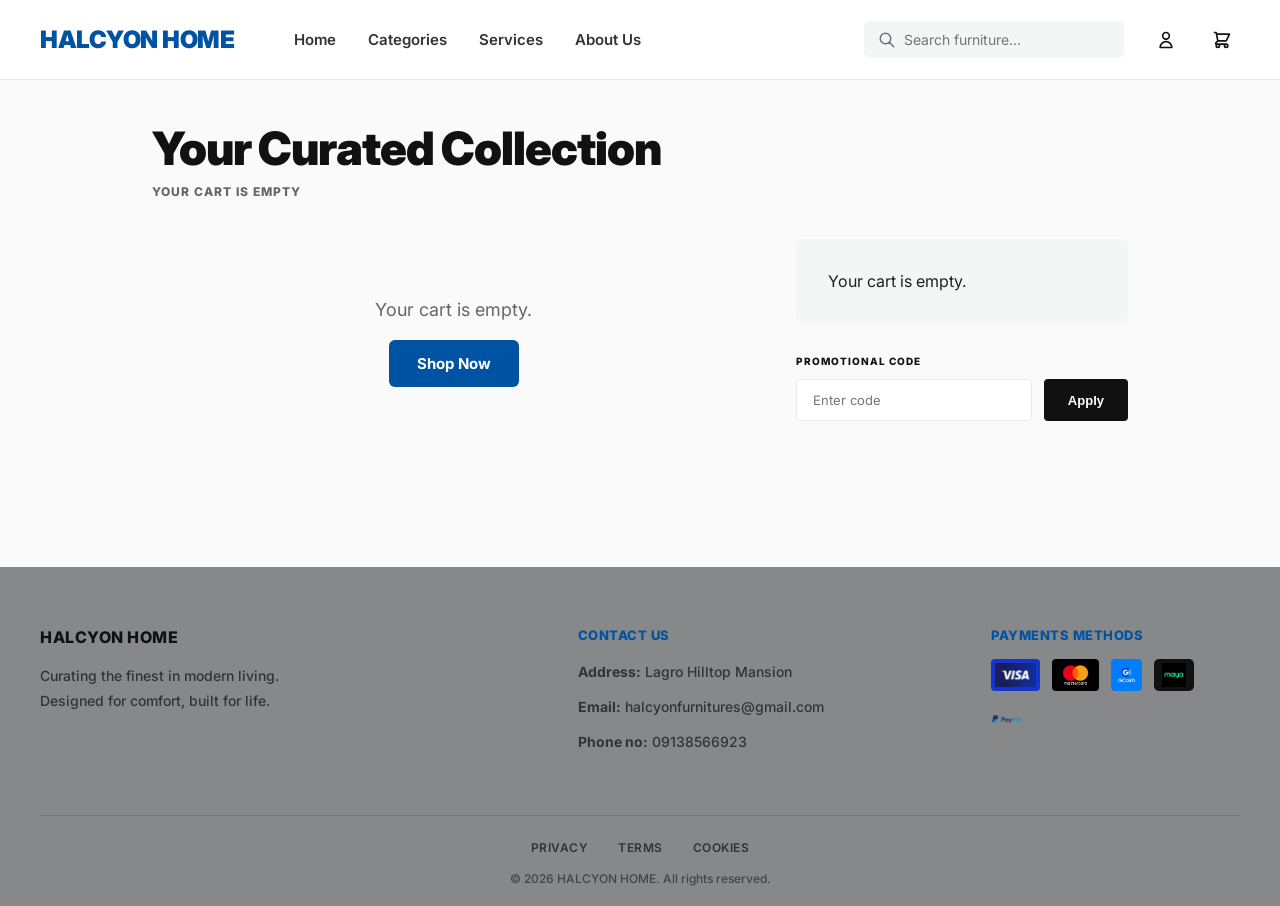
<file: checkout.html>
<!doctype html>
<html lang="en">
<head>
    <meta charset="UTF-8" />
    <meta name="viewport" content="width=device-width, initial-scale=1.0" />
    <title>Checkout - Halcyon Home</title>
    
    <link rel="stylesheet" href="css/global.css" />
    <link rel="stylesheet" href="css/checkout.css" />
    <link rel="stylesheet" href="css/checkout-forms.css" />
</head>
<body>

    <main class="container">
        
        <div class="checkout-header">
            <h1>Checkout</h1>
            <p>Review your details and finalize your order.</p>
        </div>

        <div class="checkout-grid">
            
            <div class="checkout-forms">
                
                <section class="form-section">
                    <h2 class="section-title">
                        <svg fill="none" stroke="currentColor" viewBox="0 0 24 24"><path stroke-linecap="round" stroke-linejoin="round" stroke-width="2" d="M8 7h12m0 0l-4-4m4 4l-4 4m0 6H4m0 0l4 4m-4-4l4-4"></path></svg>
                        Delivery Details
                    </h2>
                    
                    <div class="form-row">
                        <div>
                            <label class="form-label">FIRST NAME</label>
                            <input type="text" class="form-control" value="Kevin Christopher">
                        </div>
                        <div>
                            <label class="form-label">LAST NAME</label>
                            <input type="text" class="form-control" value="Real">
                        </div>
                    </div>
                    
                    <div class="form-group">
                        <label class="form-label">EMAIL ADDRESS</label>
                        <input type="email" class="form-control" value="kevin.r@example.com">
                    </div>
                    
                    <div class="form-group">
                        <label class="form-label">PHONE NUMBER</label>
                        <input type="tel" class="form-control" placeholder="+63 900 000 0000">
                    </div>
                    
                    <div class="form-group">
                        <label class="form-label">APARTMENT / SUITE / BUILDING</label>
                        <input type="text" class="form-control" placeholder="Unit 1204, Azure Tower">
                    </div>
                    
                    <div class="form-row">
                        <div>
                            <label class="form-label">CITY</label>
                            <input type="text" class="form-control" value="Quezon City">
                        </div>
                        <div>
                            <label class="form-label">POSTAL CODE</label>
                            <input type="text" class="form-control" placeholder="1400">
                        </div>
                    </div>
                    
                    <div class="form-group">
                        <label class="form-label">REGION</label>
                        <select class="form-control">
                            <option value="metro-manila" selected>Metro Manila</option>
                            <option value="luzon">Luzon</option>
                            <option value="visayas">Visayas</option>
                            <option value="mindanao">Mindanao</option>
                        </select>
                    </div>
                </section>

                <section class="form-section">
                    <h2 class="section-title">
                        <svg fill="none" stroke="currentColor" viewBox="0 0 24 24"><path stroke-linecap="round" stroke-linejoin="round" stroke-width="2" d="M17 9V7a2 2 0 00-2-2H5a2 2 0 00-2 2v6a2 2 0 002 2h2m2 4h10a2 2 0 002-2v-6a2 2 0 00-2-2H9a2 2 0 00-2 2v6a2 2 0 002 2zm7-5a2 2 0 11-4 0 2 2 0 014 0z"></path></svg>
                        Payment Method
                    </h2>
                    
                    <div class="payment-grid">
                        
<div class="payment-card active" data-method="card" onclick="selectPayment('card')">
                            <div class="radio-indicator"></div>
                            <div class="payment-icon">
                                <svg fill="none" stroke="currentColor" viewBox="0 0 24 24"><path stroke-linecap="round" stroke-linejoin="round" stroke-width="2" d="M3 10h18M7 15h1m4 0h1m-7 4h12a3 3 0 003-3V8a3 3 0 00-3-3H6a3 3 0 00-3 3v8a3 3 0 003 3z"></path></svg>
                            </div>
                            <div class="payment-name">Credit / Debit Card</div>
                            <div class="payment-desc">Visa, Mastercard, JCB</div>
                        </div>

<div class="payment-card" data-method="gcash" onclick="selectPayment('gcash')">
                            <div class="radio-indicator"></div>
                            <div class="payment-icon">
                                <svg fill="none" stroke="currentColor" viewBox="0 0 24 24"><path stroke-linecap="round" stroke-linejoin="round" stroke-width="2" d="M12 18h.01M8 21h8a2 2 0 002-2V5a2 2 0 00-2-2H8a2 2 0 00-2 2v14a2 2 0 002 2z"></path></svg>
                            </div>
                            <div class="payment-name">GCash</div>
                            <div class="payment-desc">Mobile Wallet</div>
                        </div>

<div class="payment-card" data-method="maya" onclick="selectPayment('maya')">
                            <div class="radio-indicator"></div>
                            <div class="payment-icon">
                                <svg fill="none" stroke="currentColor" viewBox="0 0 24 24"><path stroke-linecap="round" stroke-linejoin="round" stroke-width="2" d="M12 4v1m6 11h2m-6 0h-2v4m0-11v3m0 0h.01M12 12h4.01M16 20h4M4 12h4m12 0h.01M5 8h2a1 1 0 001-1V5a1 1 0 00-1-1H5a1 1 0 00-1 1v2a1 1 0 001 1zm12 0h2a1 1 0 001-1V5a1 1 0 00-1-1h-2a1 1 0 00-1 1v2a1 1 0 001 1zM5 20h2a1 1 0 001-1v-2a1 1 0 00-1-1H5a1 1 0 00-1 1v2a1 1 0 001 1z"></path></svg>
                            </div>
                            <div class="payment-name">Maya</div>
                            <div class="payment-desc">Digital Bank</div>
                        </div>

<div class="payment-card" data-method="paypal" onclick="selectPayment('paypal')">
                            <div class="radio-indicator"></div>
                            <div class="payment-icon">
                                <svg fill="none" stroke="currentColor" viewBox="0 0 24 24"><path stroke-linecap="round" stroke-linejoin="round" stroke-width="2" d="M21 12a9 9 0 01-9 9m9-9a9 9 0 00-9-9m9 9H3m9 9a9 9 0 01-9-9m9 9c1.657 0 3-4.03 3-9s-1.343-9-3-9m0 18c-1.657 0-3-4.03-3-9s1.343-9 3-9m-9 9a9 9 0 019-9"></path></svg>
                            </div>
                            <div class="payment-name">PayPal</div>
                            <div class="payment-desc">International Checkout</div>
                        </div>

                    </div>

                    <!-- Card Payment Form -->
                    <div id="card-form" class="payment-form-section" style="display:block;">
                        <div class="form-group">
                            <label class="form-label">CARD NUMBER</label>
                            <input type="text" class="form-control" placeholder="1234 5678 9012 3456" maxlength="19">
                        </div>
                        <div class="form-row">
                            <div class="form-group">
                                <label class="form-label">EXPIRY</label>
                                <input type="text" class="form-control" placeholder="MM/YY" maxlength="5">
                            </div>
                            <div class="form-group">
                                <label class="form-label">CVC</label>
                                <input type="text" class="form-control" placeholder="123" maxlength="4">
                            </div>
                        </div>
                    </div>

                    <!-- GCash Payment Form -->
                    <div id="gcash-form" class="payment-form-section" style="display:none;">
                        <div class="form-group">
                            <label class="form-label">GCASH NUMBER</label>
                            <input type="tel" class="form-control" placeholder="+63 917 123 4567">
                        </div>
                    </div>

                    <!-- Maya Payment Form -->
                    <div id="maya-form" class="payment-form-section" style="display:none;">
                        <div class="form-group">
                            <label class="form-label">MAYA NUMBER</label>
                            <input type="tel" class="form-control" placeholder="+63 917 123 4567">
                        </div>
                    </div>

                    <!-- PayPal Payment Form -->
                    <div id="paypal-form" class="payment-form-section" style="display:none;">
                        <div class="form-group">
                            <label class="form-label">PAYPAL EMAIL</label>
                            <input type="email" class="form-control" placeholder="user@paypal.com">
                        </div>
                    </div>
                </section>
            </div>

            <aside class="summary-wrapper">
                <div class="summary-card">
                    <h2>Order Summary</h2>
                    
                    <div class="order-items">
                        
                        <div class="order-item">
"images/Elysian-Lounge-Chair.webp"

                            <div class="order-details">
                                <h3 class="order-name">LYSBERG Dining Chair</h3>
                                <p class="order-meta">OAK / NATURAL FABRIC</p>
                                <div class="order-price-row">
                                    <span class="order-qty">Qty: 2</span>
                                    <span class="order-price">₱12,400.00</span>
                                </div>
                            </div>
                        </div>

                        <div class="order-item">
"images/additional/35 lightings/akterspring-pendant-lamp-opal-glass-brass-plated__1416206_pe975488_s5.jpg"

                            <div class="order-details">
                                <h3 class="order-name">ARÖD Floor Lamp</h3>
                                <p class="order-meta">MATTE BLACK</p>
                                <div class="order-price-row">
                                    <span class="order-qty">Qty: 1</span>
                                    <span class="order-price">₱4,590.00</span>
                                </div>
                            </div>
                        </div>

                    </div>

                    <div class="totals-section">
                        <div class="total-row">
                            <span>Subtotal</span>
                            <span>₱16,990.00</span>
                        </div>
                        <div class="total-row free">
                            <span>Shipping</span>
                            <span>FREE</span>
                        </div>
                        <div class="total-row">
                            <span>Estimated Tax</span>
                            <span>₱2,038.80</span>
                        </div>
                    </div>

                    <div class="final-total">
                        <span class="final-label">Total</span>
                        <div class="final-price-wrapper">
                            <span class="currency">PHP</span>
                            <span class="final-price">₱19,028.80</span>
                        </div>
                    </div>

                    <div class="service-selections">
                        <h3 class="service-title">Add White‑Glove Services</h3>

                        <div class="service-option">
                            <label class="service-checkbox">
                                <input type="checkbox" id="service-consult" checked />
                                <span>Design Consultation</span>
                            </label>

                            <div class="service-fields">
                                <input type="date" id="consult-date" class="form-control" />
                                <select id="consult-designer" class="form-control">
                                    <option value="any" selected>Any available designer</option>
                                    <option value="designer-1">Halcyon Designer 1</option>
                                    <option value="designer-2">Halcyon Designer 2</option>
                                </select>
                                <input type="text" id="consult-notes" class="form-control" placeholder="Notes (e.g., living room mood, style, measurements)" />
                            </div>
                        </div>

                        <div class="service-option">
                            <label class="service-checkbox">
                                <input type="checkbox" id="service-delivery" checked />
                                <span>White‑Glove Delivery & Installation</span>
                            </label>

                            <div class="service-fields">
                                <input type="date" id="delivery-date" class="form-control" />
                                <select id="delivery-window" class="form-control">
                                    <option value="morning" selected>Morning (8:00–12:00)</option>
                                    <option value="afternoon">Afternoon (12:00–4:00)</option>
                                    <option value="evening">Evening (4:00–7:00)</option>
                                </select>
                                <input type="text" id="delivery-access" class="form-control" placeholder="Access notes (e.g., elevator, parking, gate code)" />
                            </div>
                        </div>
                    </div>

<button class="btn-complete" onclick="completePurchase()">Complete Purchase</button>
                    
                    <div class="secure-badge">

                        <svg fill="none" stroke="currentColor" viewBox="0 0 24 24"><path stroke-linecap="round" stroke-linejoin="round" stroke-width="2" d="M12 15v2m-6 4h12a2 2 0 002-2v-6a2 2 0 00-2-2H6a2 2 0 00-2 2v6a2 2 0 002 2zm10-10V7a4 4 0 00-8 0v4h8z"></path></svg>
                        Secure encrypted checkout
                    </div>
                </div>
            </aside>

        </div>
    </main>

<script src="js/global.js"></script>
    <script src="js/database.js"></script>
    <script>
    // Global payment selection function - works immediately
    function selectPayment(method) {
        var cards = document.querySelectorAll('.payment-card');
        var cardForm = document.getElementById('card-form');
        var gcashForm = document.getElementById('gcash-form');
        var mayaForm = document.getElementById('maya-form');
        var paypalForm = document.getElementById('paypal-form');
        
        cards.forEach(function(c) {
            c.classList.remove('active');
            if (c.dataset.method === method) {
                c.classList.add('active');
            }
        });
        
        // Hide all forms
        if (cardForm) cardForm.style.display = 'none';
        if (gcashForm) gcashForm.style.display = 'none';
        if (mayaForm) mayaForm.style.display = 'none';
        if (paypalForm) paypalForm.style.display = 'none';
        
        // Show selected form
        if (method === 'card' && cardForm) cardForm.style.display = 'block';
        else if (method === 'gcash' && gcashForm) gcashForm.style.display = 'block';
        else if (method === 'maya' && mayaForm) mayaForm.style.display = 'block';
else if (method === 'paypal' && paypalForm) paypalForm.style.display = 'block';
    }

    // Complete Purchase - saves order to localStorage
    function completePurchase() {
        // NOTE: checkout.js also has its own initCheckout logic.
        // We keep this function single-source by creating order data from the real cart.

        // Delivery/customer details (match HTML inputs)
        var deliveryForm = document.querySelector('.checkout-forms');
        var firstName = deliveryForm ? deliveryForm.querySelector('.form-row input:nth-child(1)') : null;
        // Fallback to the previous selectors if the structure changes
        var firstNameVal = deliveryForm?.querySelector('input[placeholder], input.form-control')?.value;

        // Use robust placeholders/labels from the current markup
        var inputs = document.querySelectorAll('.checkout-forms .form-control');
        // Specific fields
        var firstNameField = document.querySelector('.checkout-forms .form-row input.form-control[value]');
        var firstNameTxt = document.querySelector('input[value="Kevin Christopher"]')?.value || (firstNameField ? firstNameField.value : '');
        var lastNameTxt = document.querySelector('input[value="Real"]')?.value || '';
        var email = document.querySelector('input[type="email"]')?.value || '';
        var phone = document.querySelector('input[type="tel"]')?.value || '';
        var apartment = document.querySelector('input[placeholder="Unit 1204, Azure Tower"]')?.value || '';
        var city = document.querySelector('input[placeholder], input[value="Quezon City"]')?.value || '';
        var postal = document.querySelector('input[placeholder="1400"]')?.value || '';
        var region = document.querySelector('select')?.value || '';

        // Payment method
        var activeCard = document.querySelector('.payment-card.active');
        var paymentMethod = activeCard ? activeCard.querySelector('.payment-name').textContent.trim() : 'Credit / Debit Card';

        // Cart + totals
        var cart = (typeof getCart === 'function') ? getCart() : { items: [], subtotal: 0 };
        var subtotal = cart.subtotal || 0;
        var tax = Math.round(subtotal * 0.12);
        var total = subtotal + tax;

        // Service selections
        var consultEnabled = document.getElementById('service-consult')?.checked;
        var deliveryEnabled = document.getElementById('service-delivery')?.checked;

        var orderServices = {
            designConsultation: null,
            whiteGloveDelivery: null
        };

        if (consultEnabled) {
            orderServices.designConsultation = {
                booked: true,
                date: document.getElementById('consult-date')?.value || '',
                designer: document.getElementById('consult-designer')?.value || 'any',
                notes: document.getElementById('consult-notes')?.value || ''
            };
        }

        if (deliveryEnabled) {
            orderServices.whiteGloveDelivery = {
                booked: true,
                date: document.getElementById('delivery-date')?.value || '',
                window: document.getElementById('delivery-window')?.value || 'morning',
                accessNotes: document.getElementById('delivery-access')?.value || ''
            };
        }

        // Create order object (use cart item details)
        var orderItems = (cart.items || []).map(function(item) {
            var product = (typeof getProductById === 'function') ? getProductById(item.id) : null;
            return {
                id: item.id,
                name: product?.name || item.name || 'Product',
                qty: item.qty,
                price: item.price,
                img: product?.img || item.img || 'images/homelogo.png',
                meta: product?.material || item.meta || 'Premium Material'
            };
        });

        var order = {
            id: 'ORD-' + Date.now(),
            date: new Date().toISOString(),
            customer: {
                firstName: firstNameTxt,
                lastName: lastNameTxt,
                email: email,
                phone: phone,
                address: apartment ? (apartment + ', ' + city + ' ' + postal).trim() : '',
                region: region
            },
            items: orderItems,
            subtotal: subtotal,
            tax: tax,
            shipping: 'FREE',
            total: total,
            paymentMethod: paymentMethod,
            status: 'Processing',
            services: orderServices
        };

        // Save to localStorage orders array
        var orders = JSON.parse(localStorage.getItem('halcyon_orders') || '[]');
        orders.unshift(order);
        localStorage.setItem('halcyon_orders', JSON.stringify(orders));

        // Clear cart
        localStorage.setItem('halcyon_cart', JSON.stringify({ items: [], subtotal: 0 }));
        if (typeof updateCartBadge === 'function') updateCartBadge();

        alert('Order placed successfully! Order ID: ' + order.id);
        window.location.href = 'trackorder.html';
    }

    </script>
    <script src="js/products.js"></script>
    <script src="js/checkout.js"></script>
</body>
</html>
</file>
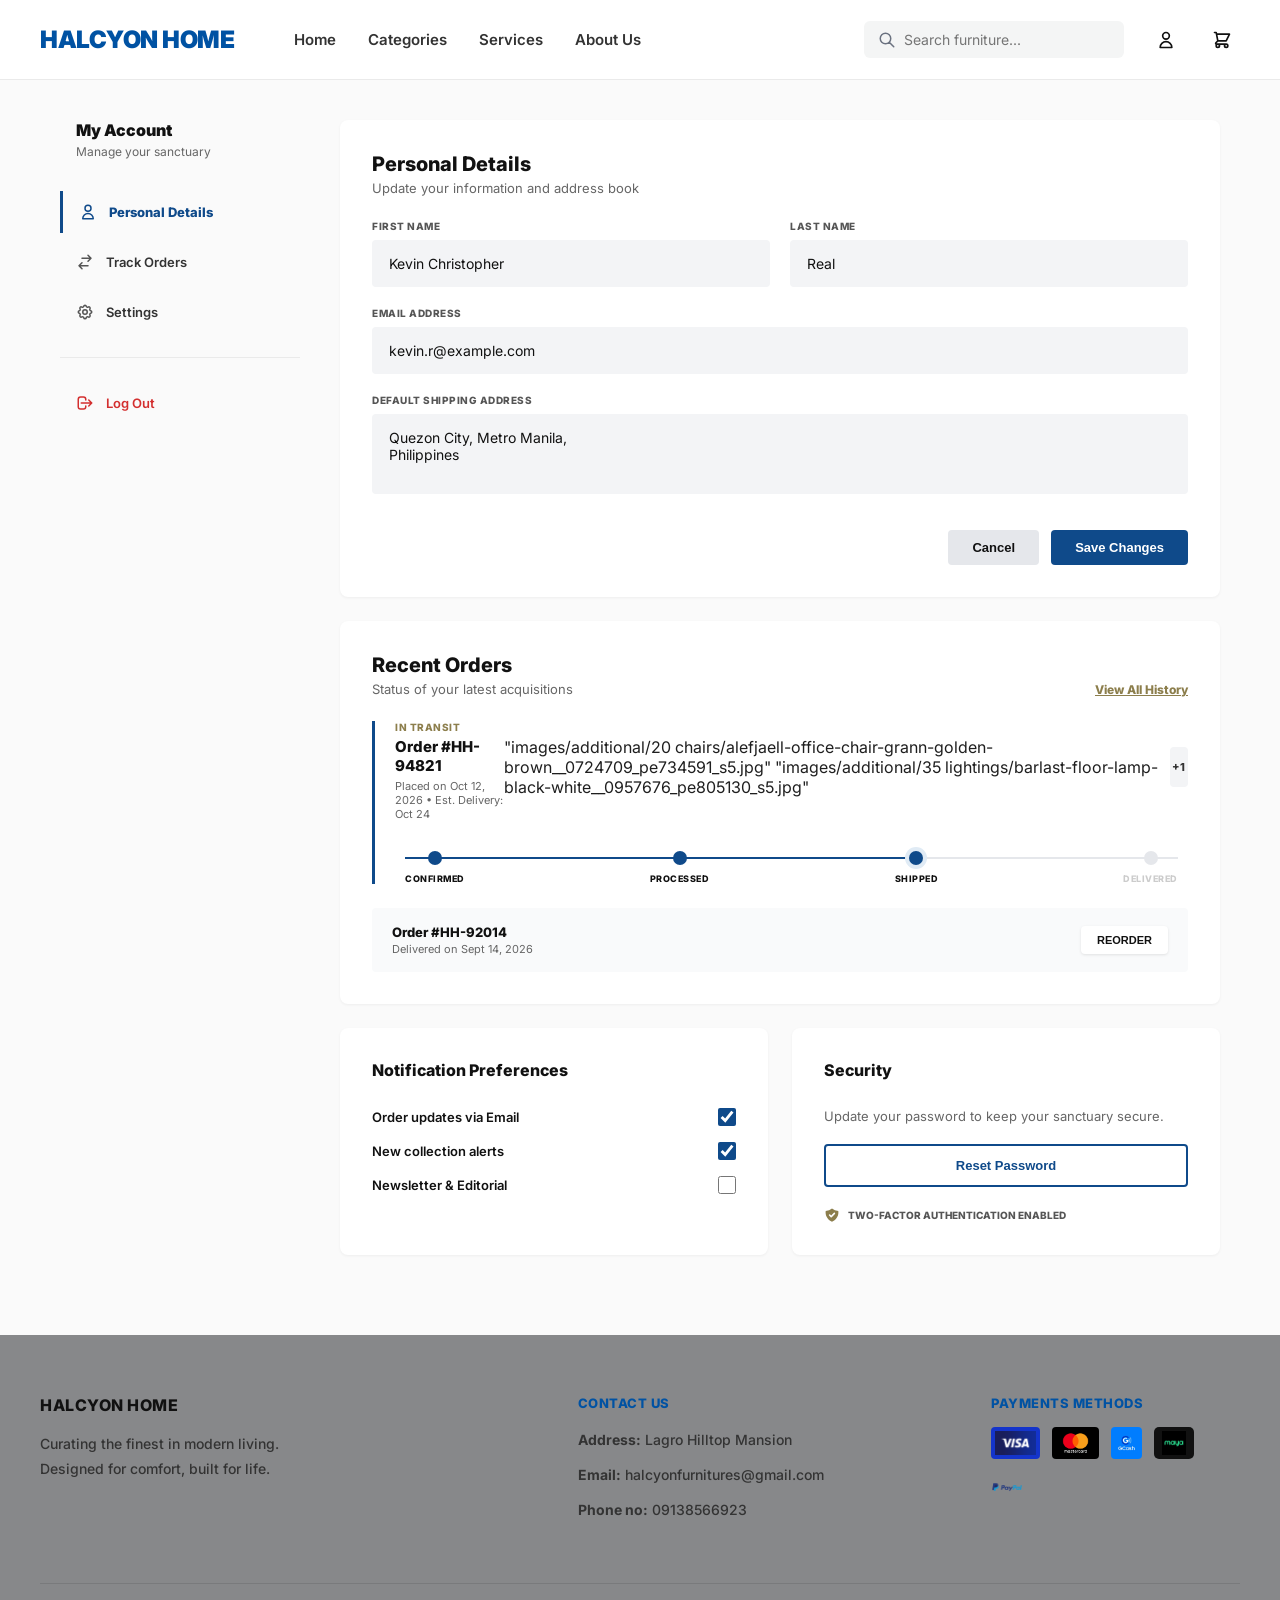
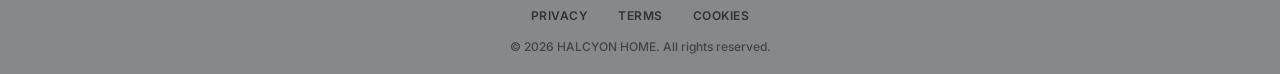
<file: details.html>
<!doctype html>
<html lang="en">
<head>
    <meta charset="UTF-8" />
    <meta name="viewport" content="width=device-width, initial-scale=1.0" />
    <title>Personal Details - Halcyon Home</title>
    
    <link rel="stylesheet" href="css/global.css" />
    <link rel="stylesheet" href="css/details.css" />
</head>
<body>

    <main class="account-container">
        
        <aside class="sidebar">
            <div class="sidebar-header">
                <h2>My Account</h2>
                <p>Manage your sanctuary</p>
            </div>
<nav class="sidebar-nav">
                <a href="details.html" class="active">
                    <svg fill="none" stroke="currentColor" viewBox="0 0 24 24"><path stroke-linecap="round" stroke-linejoin="round" stroke-width="2" d="M16 7a4 4 0 11-8 0 4 4 0 018 0zM12 14a7 7 0 00-7 7h14a7 7 0 00-7-7z"></path></svg>
                    Personal Details
                </a>
                <a href="trackorder.html">
                    <svg fill="none" stroke="currentColor" viewBox="0 0 24 24"><path stroke-linecap="round" stroke-linejoin="round" stroke-width="2" d="M8 7h12m0 0l-4-4m4 4l-4 4m0 6H4m0 0l4 4m-4-4l4-4"></path></svg>
                    Track Orders
                </a>

                <a href="#" onclick="showSection('settings')">
                    <svg fill="none" stroke="currentColor" viewBox="0 0 24 24"><path stroke-linecap="round" stroke-linejoin="round" stroke-width="2" d="M10.325 4.317c.426-1.756 2.924-1.756 3.35 0a1.724 1.724 0 002.573 1.066c1.543-.94 3.31.826 2.37 2.37a1.724 1.724 0 001.065 2.572c1.756.426 1.756 2.924 0 3.35a1.724 1.724 0 00-1.066 2.573c.94 1.543-.826 3.31-2.37 2.37a1.724 1.724 0 00-2.572 1.065c-.426 1.756-2.924 1.756-3.35 0a1.724 1.724 0 00-2.573-1.066c-1.543.94-3.31-.826-2.37-2.37a1.724 1.724 0 00-1.065-2.572c-1.756-.426-1.756-2.924 0-3.35a1.724 1.724 0 001.066-2.573c-.94-1.543.826-3.31 2.37-2.37.996.608 2.296.07 2.572-1.065z"></path><path stroke-linecap="round" stroke-linejoin="round" stroke-width="2" d="M15 12a3 3 0 11-6 0 3 3 0 016 0z"></path></svg>
                    Settings
                </a>
                
                <div class="sidebar-divider"></div>
                
                <a href="index.html" class="logout" onclick="logout()">
                    <svg fill="none" stroke="currentColor" viewBox="0 0 24 24"><path stroke-linecap="round" stroke-linejoin="round" stroke-width="2" d="M17 16l4-4m0 0l-4-4m4 4H7m6 4v1a3 3 0 01-3 3H6a3 3 0 01-3-3V7a3 3 0 013-3h4a3 3 0 013 3v1"></path></svg>
                    Log Out
                </a>
            </nav>
        </aside>

        <div class="account-content">
            
            <section class="panel">
                <div class="panel-header">
                    <div>
                        <h3 class="panel-title">Personal Details</h3>
                        <p class="panel-subtitle">Update your information and address book</p>
                    </div>
                </div>
                
                <form>
                    <div class="form-row">
                        <div class="form-group">
                            <label class="form-label">FIRST NAME</label>
                            <input type="text" class="form-control" value="Kevin Christopher">
                        </div>
                        <div class="form-group">
                            <label class="form-label">LAST NAME</label>
                            <input type="text" class="form-control" value="Real">
                        </div>
                    </div>
                    
                    <div class="form-group">
                        <label class="form-label">EMAIL ADDRESS</label>
                        <input type="email" class="form-control" value="kevin.r@example.com">
                    </div>
                    
                    <div class="form-group">
                        <label class="form-label">DEFAULT SHIPPING ADDRESS</label>
                        <textarea class="form-control">Quezon City, Metro Manila,&#10;Philippines</textarea>
                    </div>
                    
                    <div class="form-actions">
                        <button type="button" class="btn-cancel">Cancel</button>
                        <button type="button" class="btn-save">Save Changes</button>
                    </div>
                </form>
            </section>

            <section class="panel">
                <div class="panel-header">
                    <div>
                        <h3 class="panel-title">Recent Orders</h3>
                        <p class="panel-subtitle">Status of your latest acquisitions</p>
                    </div>
                    <a href="trackorder.html" class="link-action">View All History</a>
                </div>

                <div class="order-active">
                    <div class="order-status-label">IN TRANSIT</div>
                    <div class="order-header-row">
                        <div class="order-info">
                            <h4>Order #HH-94821</h4>
                            <p>Placed on Oct 12, 2026 • Est. Delivery: Oct 24</p>
                        </div>
                        <div class="order-images">
"images/additional/20 chairs/alefjaell-office-chair-grann-golden-brown__0724709_pe734591_s5.jpg"
"images/additional/35 lightings/barlast-floor-lamp-black-white__0957676_pe805130_s5.jpg"
                            <div class="order-more">+1</div>
                        </div>
                    </div>
                    
                    <div class="progress-track">
                        <div class="progress-line-bg">
                            <div class="progress-line-active"></div>
                        </div>
                        <div class="progress-nodes">
                            <div class="node active">
                                <div class="node-dot"></div>
                                <span class="node-label">CONFIRMED</span>
                            </div>
                            <div class="node active">
                                <div class="node-dot"></div>
                                <span class="node-label">PROCESSED</span>
                            </div>
                            <div class="node active">
                                <div class="node-dot" style="box-shadow: 0 0 0 4px #e0ebf5;"></div>
                                <span class="node-label">SHIPPED</span>
                            </div>
                            <div class="node">
                                <div class="node-dot"></div>
                                <span class="node-label" style="color: #ccc;">DELIVERED</span>
                            </div>
                        </div>
                    </div>
                </div>

                <div class="past-order">
                    <div class="past-order-info">
                        <h4>Order #HH-92014</h4>
                        <p>Delivered on Sept 14, 2026</p>
                    </div>
                    <button class="btn-white">REORDER</button>
                </div>
            </section>

            <div class="panels-grid">
                
                <section class="panel">
                    <div class="panel-header">
                        <h3 class="panel-title" style="font-size: 16px;">Notification Preferences</h3>
                    </div>
                    <div class="pref-item">
                        <span>Order updates via Email</span>
                        <input type="checkbox" checked>
                    </div>
                    <div class="pref-item">
                        <span>New collection alerts</span>
                        <input type="checkbox" checked>
                    </div>
                    <div class="pref-item">
                        <span>Newsletter & Editorial</span>
                        <input type="checkbox">
                    </div>
                </section>

                <section class="panel">
                    <div class="panel-header">
                        <h3 class="panel-title" style="font-size: 16px;">Security</h3>
                    </div>
                    <p class="panel-subtitle">Update your password to keep your sanctuary secure.</p>
                    <button class="btn-outline">Reset Password</button>
                    
                    <div class="auth-status">
                        <svg fill="currentColor" viewBox="0 0 20 20"><path fill-rule="evenodd" d="M2.166 4.999A11.954 11.954 0 0010 1.944 11.954 11.954 0 0017.834 5c.11.65.166 1.32.166 2.001 0 5.225-3.34 9.67-8 11.317C5.34 16.67 2 12.225 2 7c0-.682.057-1.35.166-2.001zm11.541 3.708a1 1 0 00-1.414-1.414L9 10.586 7.707 9.293a1 1 0 00-1.414 1.414l2 2a1 1 0 001.414 0l4-4z" clip-rule="evenodd"></path></svg>
                        TWO-FACTOR AUTHENTICATION ENABLED
                    </div>
                </section>
                
            </div>

        </div>
    </main>

    <script src="js/global.js"></script>
    <script src="js/database.js"></script>
    <script src="js/products.js"></script>
</body>
</html>
</file>
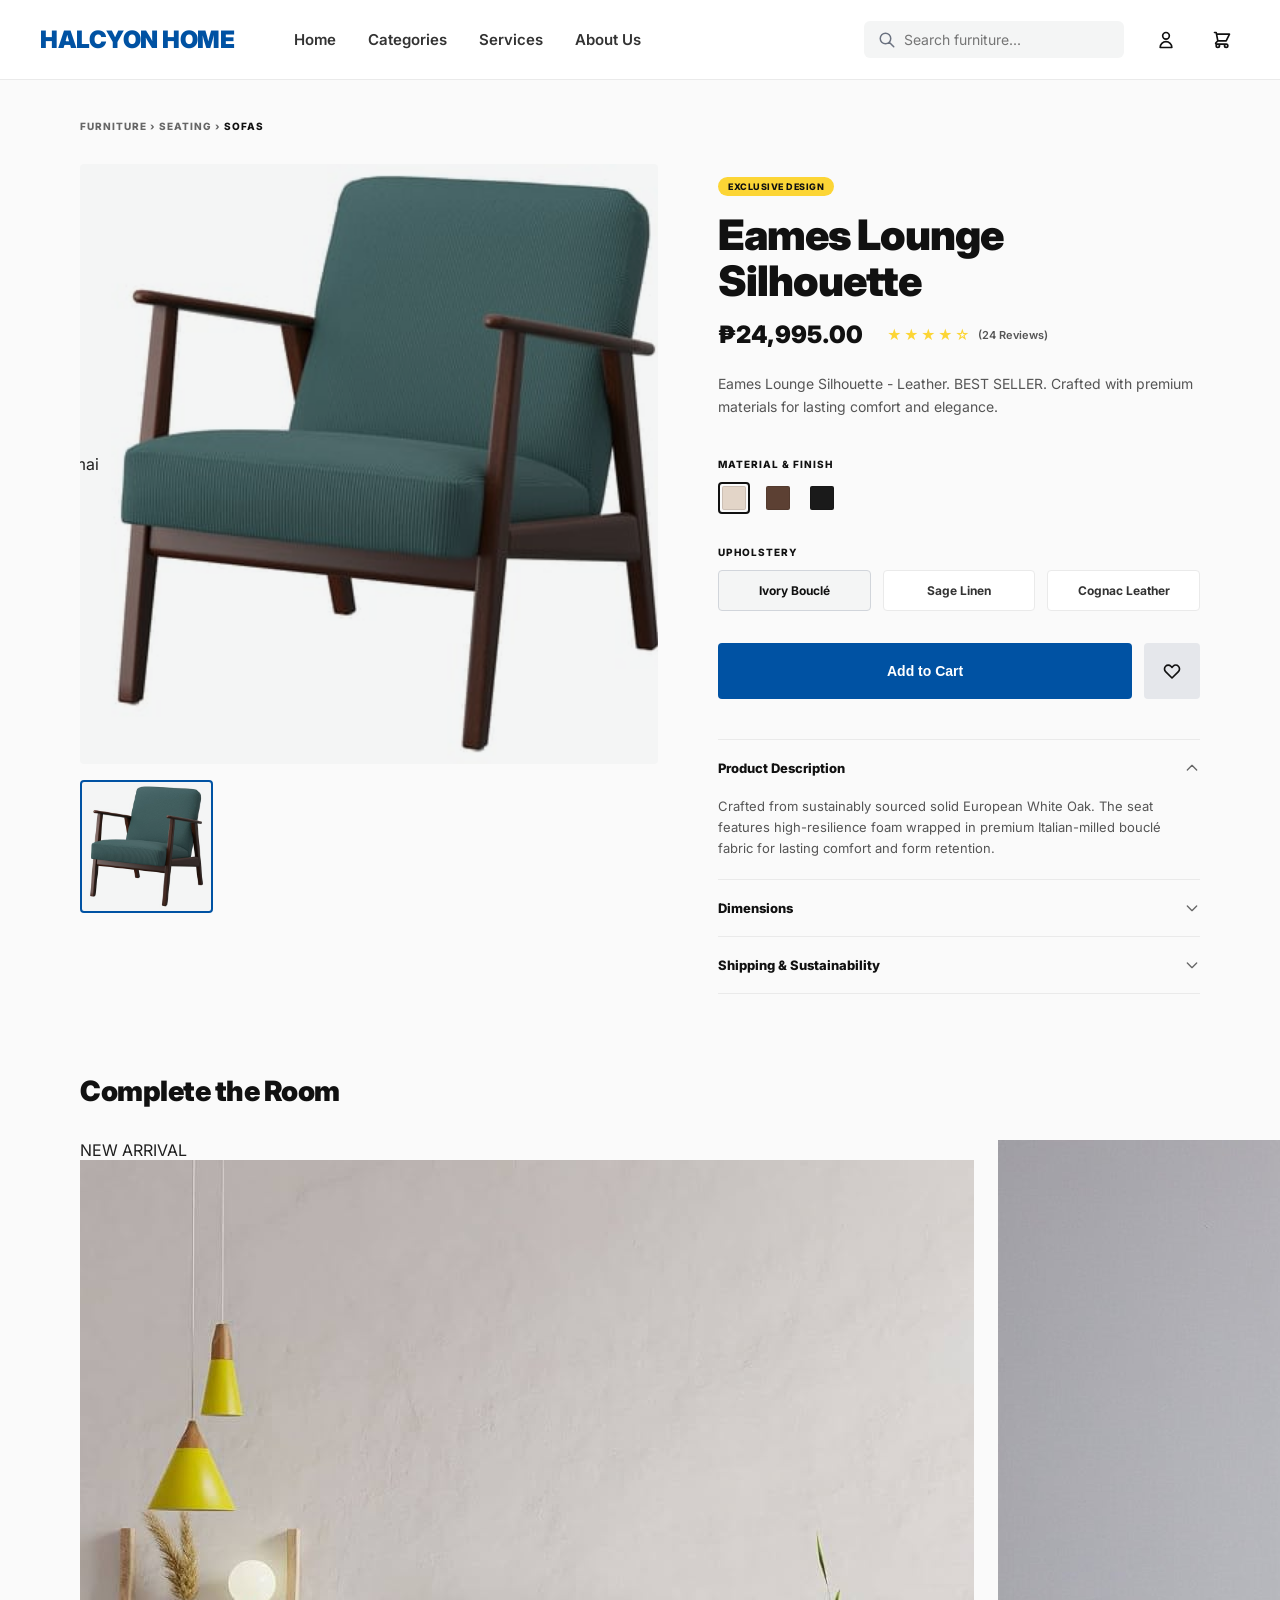
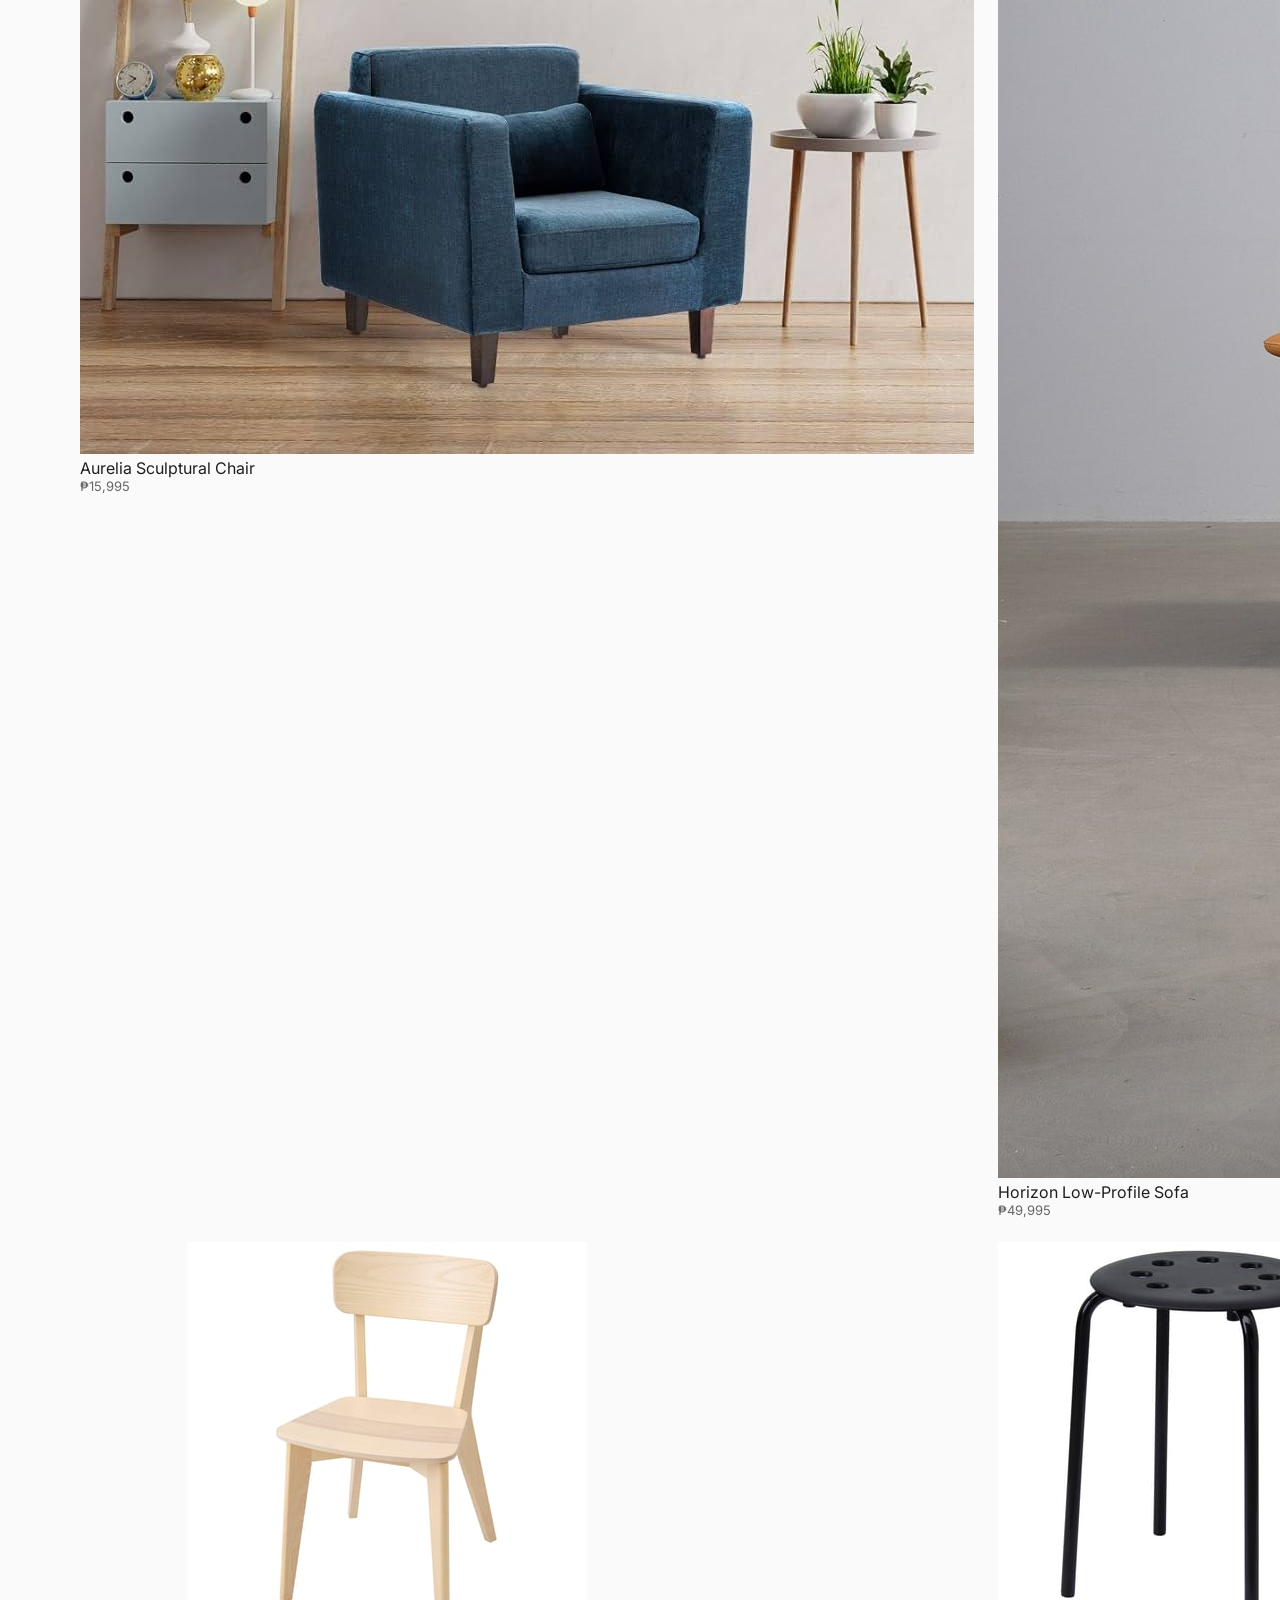
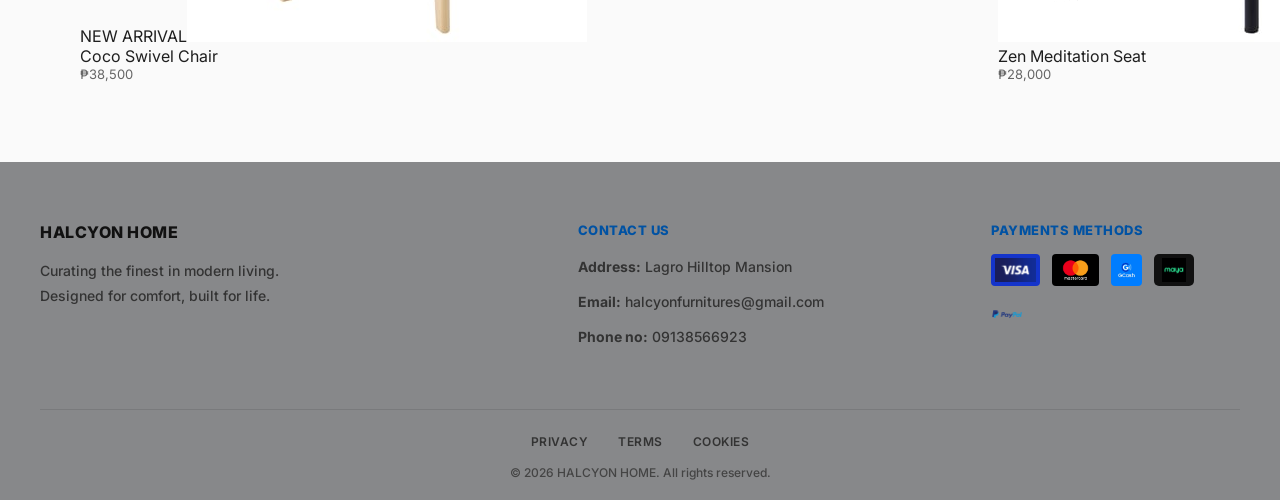
<file: productdetail.html>
<!doctype html>
<html lang="en">
<head>
    <meta charset="UTF-8" />
    <meta name="viewport" content="width=device-width, initial-scale=1.0" />
    <title>Product Details - Halcyon Home</title>
    
<link rel="stylesheet" href="css/global.css" />
    <link rel="stylesheet" href="css/cart-notification.css" />
    <link rel="stylesheet" href="css/productdetail.css" />
</head>
<body>

    <main class="container">
        
        <div class="breadcrumbs">
            FURNITURE &rsaquo; SEATING &rsaquo; <span>LOUNGE CHAIRS</span>
        </div>

        <div class="product-layout">
            
            <div class="product-gallery">
                <div class="main-image">Emai
                    <img src="images/homelogo.png" alt="Product Main">
                </div>
                <div class="thumbnail-list" id="thumbnail-list">
                    <!-- thumbnails rendered by JavaScript -->
                </div>
            </div>

            <div class="product-details">
                <span class="badge-exclusive">EXCLUSIVE DESIGN</span>
                
                <h1 class="product-title">Elysian Oak Lounge Chair</h1>
                
                <div class="price-review-row">
<span class="product-price">₱69,440.00</span>
                    <div class="product-reviews">
                        <span class="stars">★★★★☆</span>
                        <span>(24 Reviews)</span>
                    </div>
                </div>

                <p class="product-description">
                    Designed for reflective moments, the Elysian Oak Lounge Chair combines a structural oak frame with seamless ergonomic curves. A masterpiece of mid-century modern curation.
                </p>

                <div class="option-group">
                    <span class="option-label">MATERIAL & FINISH</span>
                    <div class="swatch-list">
                        <div class="swatch-wrapper active">
                            <div class="swatch" style="background-color: #e3d5c8;"></div>
                        </div>
                        <div class="swatch-wrapper">
                            <div class="swatch" style="background-color: #5c4033;"></div>
                        </div>
                        <div class="swatch-wrapper">
                            <div class="swatch" style="background-color: #1a1a1a;"></div>
                        </div>
                    </div>
                </div>

                <div class="option-group">
                    <span class="option-label">UPHOLSTERY</span>
                    <div class="upholstery-list">
                        <button class="uph-btn active">Ivory Bouclé</button>
                        <button class="uph-btn">Sage Linen</button>
                        <button class="uph-btn">Cognac Leather</button>
                    </div>
                </div>

<div class="product-actions">
<button class="btn-add-cart" id="add-to-cart-btn" onclick="addItemToCartFromDetail(event)">Add to Cart</button>
                    <button class="btn-wishlist">
                        <svg fill="none" stroke="currentColor" viewBox="0 0 24 24"><path stroke-linecap="round" stroke-linejoin="round" stroke-width="2" d="M4.318 6.318a4.5 4.5 0 000 6.364L12 20.364l7.682-7.682a4.5 4.5 0 00-6.364-6.364L12 7.636l-1.318-1.318a4.5 4.5 0 00-6.364 0z"></path></svg>
                    </button>
                </div>

                <div class="accordion open">
                    <div class="accordion-header">
                        <span>Product Description</span>
                        <svg fill="none" stroke="currentColor" viewBox="0 0 24 24"><path stroke-linecap="round" stroke-linejoin="round" stroke-width="2" d="M19 9l-7 7-7-7"></path></svg>
                    </div>
                    <div class="accordion-content">
                        Crafted from sustainably sourced solid European White Oak. The seat features high-resilience foam wrapped in premium Italian-milled bouclé fabric for lasting comfort and form retention.
                    </div>
                </div>
                
                <div class="accordion closed">
                    <div class="accordion-header">
                        <span>Dimensions</span>
                        <svg fill="none" stroke="currentColor" viewBox="0 0 24 24"><path stroke-linecap="round" stroke-linejoin="round" stroke-width="2" d="M19 9l-7 7-7-7"></path></svg>
                    </div>
                    <div class="accordion-content">
                        Width: 32" | Depth: 34" | Height: 36" | Seat Height: 16"
                    </div>
                </div>

                <div class="accordion closed" style="border-bottom: 1px solid #eaeaea;">
                    <div class="accordion-header">
                        <span>Shipping & Sustainability</span>
                        <svg fill="none" stroke="currentColor" viewBox="0 0 24 24"><path stroke-linecap="round" stroke-linejoin="round" stroke-width="2" d="M19 9l-7 7-7-7"></path></svg>
                    </div>
                    <div class="accordion-content">
                        Complimentary white-glove delivery on this item. All wood is FSC-certified and packaging is 100% recyclable.
                    </div>
                </div>

            </div>
        </div>

<section class="cross-sell">
            <h2>Complete the Room</h2>
            <div class="cross-grid" id="cross-sell-grid">
                <!-- Cross-sell items rendered by JavaScript -->
            </div>
        </section>

    </main>

<script src="js/global.js"></script>
    <script src="js/database.js"></script>
    <script src="js/products.js"></script>

<script>
        // Load product from URL on page load
        document.addEventListener('DOMContentLoaded', function() {
            var urlParams = new URLSearchParams(window.location.search);
            var productId = parseInt(urlParams.get('id')) || 4; // Default to product 4
            var product = getProductById(productId);
            
            if (product) {
                // Update title
                document.querySelector('.product-title').textContent = product.name;
                // Update price with PHP
                document.querySelector('.product-price').textContent = '₱' + product.price.toLocaleString() + '.00';
                // Update description
                document.querySelector('.product-description').textContent = product.name + ' - ' + product.material + '. ' + (product.badge ? product.badge + '. ' : '') + 'Crafted with premium materials for lasting comfort and elegance.';
                // Update main image
                document.querySelector('.main-image img').src = product.img;
                // Update breadcrumb
                document.querySelector('.breadcrumbs span').textContent = product.category.toUpperCase();
            }
            
            // Render thumbnails based on product image
            var thumbnailList = document.getElementById('thumbnail-list');
            if (thumbnailList) {
                thumbnailList.innerHTML = '';
                // Current catalog stores a single main image per product
                var imgs = [product.img].filter(Boolean);

                imgs.forEach(function(src, idx) {
                    var thumb = document.createElement('div');
                    thumb.className = 'thumbnail' + (idx === 0 ? ' active' : '');
                    thumb.innerHTML = '<img src="' + src + '" alt="Thumbnail ' + (idx + 1) + '">';
                    thumb.addEventListener('click', function() {
                        document.querySelectorAll('#thumbnail-list .thumbnail').forEach(function(t) {
                            t.classList.remove('active');
                        });
                        thumb.classList.add('active');
                        document.querySelector('.main-image img').src = src;
                    });
                    thumbnailList.appendChild(thumb);
                });
            }

            // Cross-sell: render a small curated set based on category
            var crossSellGrid = document.getElementById('cross-sell-grid');
            if (crossSellGrid && typeof getProductById === 'function' && window.products && window.products.length) {
                // Choose related products by same category, fallback to a deterministic slice
                var related = window.products.filter(function(p) {
                    return p.category === product.category && p.id !== product.id;
                }).slice(0, 6);

                if (related.length < 3) {
                    related = window.products.filter(function(p) { return p.id !== product.id; }).slice(0, 6);
                }

                crossSellGrid.innerHTML = related.map(function(p) {
                    return '<a class="cross-card" href="productdetail.html?id=' + p.id + '" data-id="' + p.id + '">' +
                        '<div class="cross-img-wrap">' +
                            (p.badge ? '<span class="badge ' + (p.badgeClass || '') + '">' + p.badge + '</span>' : '') +
                            '<img src="' + p.img + '" alt="' + p.name + '">' +
                        '</div>' +
                        '<div class="cross-info">' +
                            '<div class="cross-name">' + p.name + '</div>' +
                            '<div class="cross-price">₱' + p.price.toLocaleString() + '</div>' +
                        '</div>' +
                    '</a>';
                }).join('');

                // Add to cart buttons inside cards
                // (btn is appended in the existing block below; ensure cards exist first)
            }

            // Accordion toggle handlers
            document.querySelectorAll('.accordion-header').forEach(function(header) {
                header.addEventListener('click', function() {
                    var accordion = header.parentElement;
                    if (accordion.classList.contains('closed')) {
                        accordion.classList.remove('closed');
                        accordion.classList.add('open');
                    } else {
                        accordion.classList.remove('open');
                        accordion.classList.add('closed');
                    }
                });
            });
        });
        
// Add to Cart function for product detail page
        function addItemToCartFromDetail(event) {
            var urlParams = new URLSearchParams(window.location.search);
            var productId = parseInt(urlParams.get('id')) || 4; // Default to product 4
            addItemToCart(productId, event);
        }
        
        // Color/Material swatch selection - make clickable
        document.querySelectorAll('.swatch-wrapper').forEach(function(wrapper) {
            wrapper.style.cursor = 'pointer';
            wrapper.addEventListener('click', function() {
                document.querySelectorAll('.swatch-wrapper').forEach(function(w) {
                    w.classList.remove('active');
                });
                this.classList.add('active');
            });
        });
        
        // Upholstery button selection - make clickable
        document.querySelectorAll('.uph-btn').forEach(function(btn) {
            btn.addEventListener('click', function() {
                document.querySelectorAll('.uph-btn').forEach(function(b) {
                    b.classList.remove('active');
                });
                this.classList.add('active');
            });
        });
        
// Cross-sell Add to Cart buttons - make clickable
        document.querySelectorAll('.cross-card').forEach(function(card, index) {
            var btn = document.createElement('button');
            btn.className = 'btn-add-product';
            btn.style.marginTop = '12px';
            btn.innerHTML = '<svg fill="none" stroke="currentColor" viewBox="0 0 24 24"><path stroke-linecap="round" stroke-linejoin="round" stroke-width="2" d="M3 3h2l.4 2M7 13h10l4-8H5.4M7 13L5.4 5M7 13l-2.293 2.293c-.63.63-.184 1.707.707 1.707H17m0 0a2 2 0 100 4 2 2 0 000-4zm-8 2a2 2 0 11-4 0 2 2 0 014 0z"></path></svg> Add';
            btn.onclick = function(e) {
                e.preventDefault();
                e.stopPropagation();
                var crossIds = [6, 10, 12];
                addItemToCart(crossIds[index], e);
            };
            card.appendChild(btn);
        });
    </script>
</body>
</html>
</file>
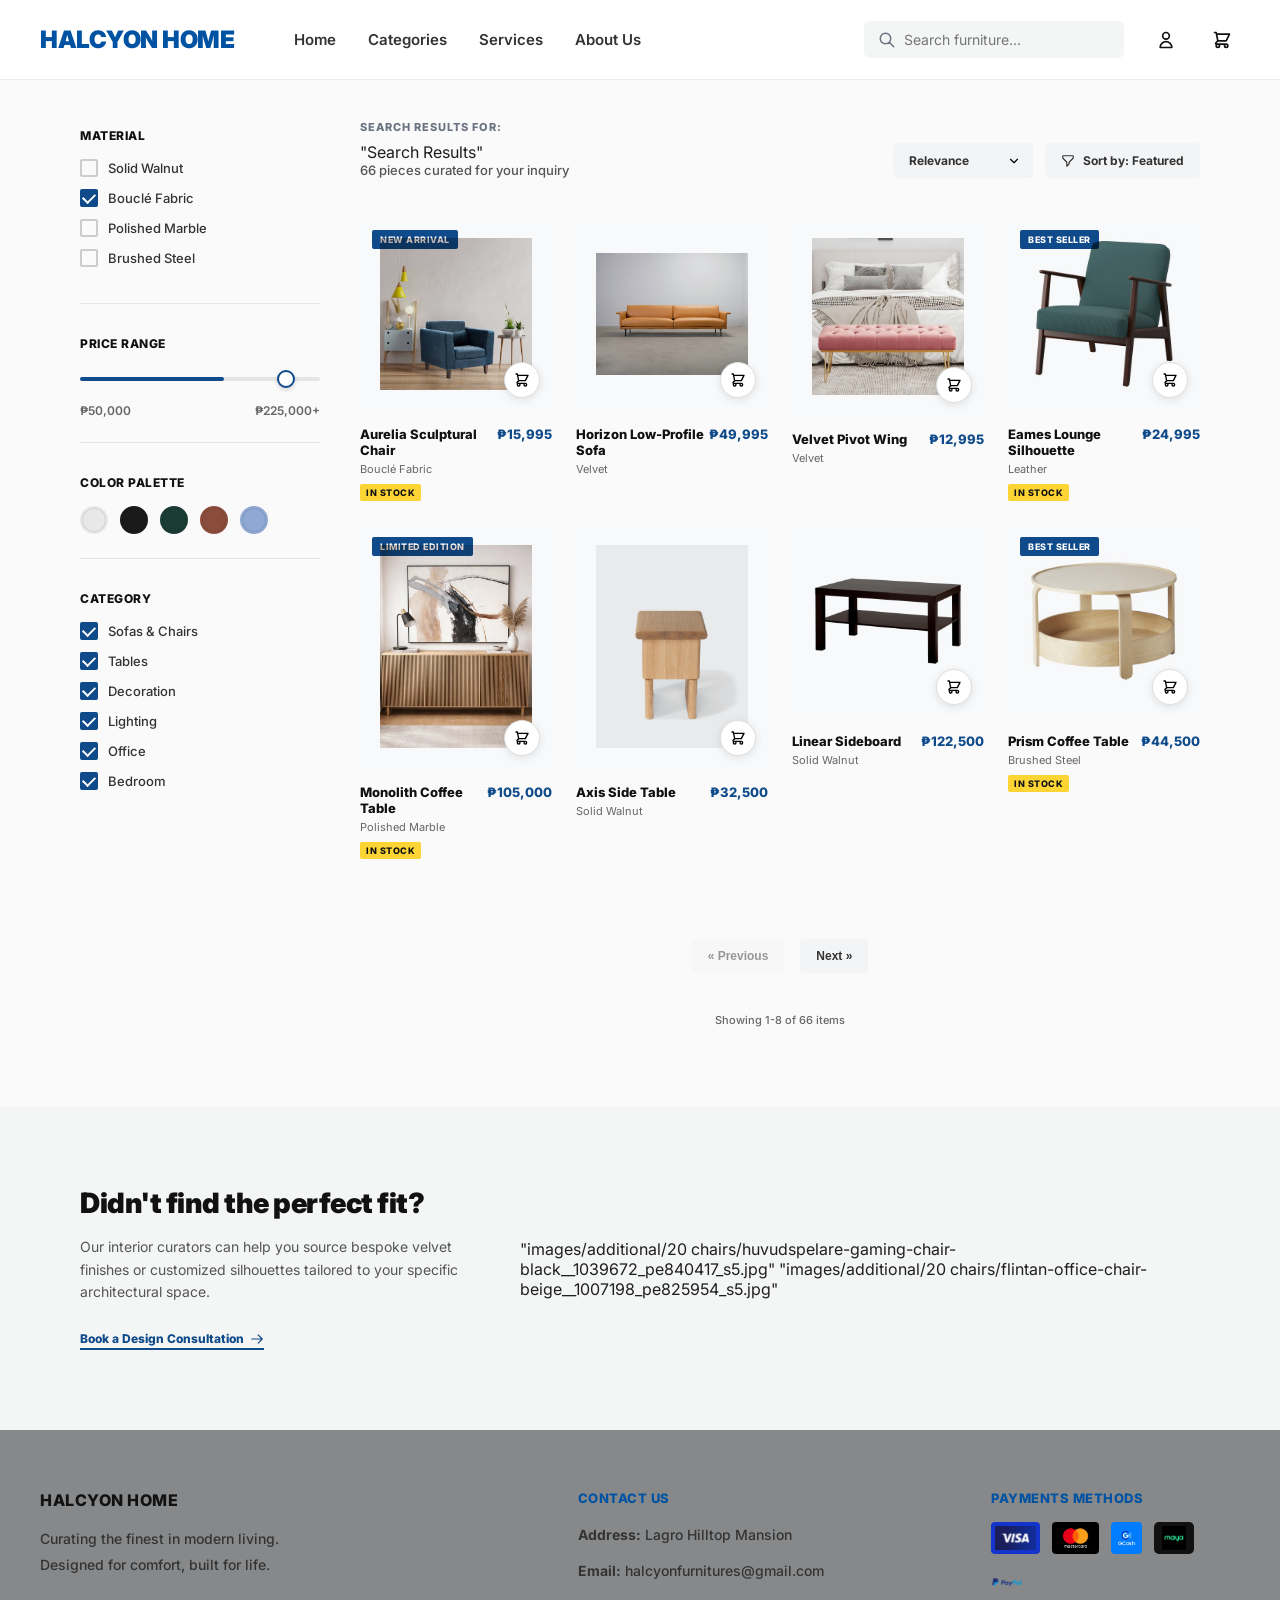
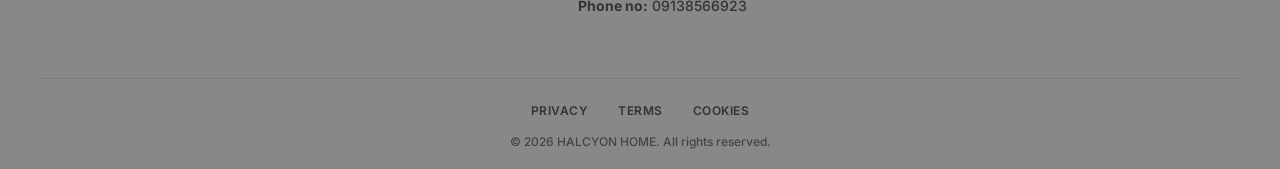
<file: search.html>
<!doctype html>
<html lang="en">
<head>
    <meta charset="UTF-8" />
    <meta name="viewport" content="width=device-width, initial-scale=1.0" />
    <title>Search Results - Halcyon Home</title>
    
<link rel="stylesheet" href="css/global.css" />
    <link rel="stylesheet" href="css/cart-notification.css" />
    <link rel="stylesheet" href="css/search.css" />
</head>
<body>

    <main class="search-page">
        <div class="container">
            
            <div class="search-layout">
                <!-- Sidebar Filters -->
                <aside class="search-sidebar">
                    <div class="filter-section">
                        <h3 class="filter-heading">MATERIAL</h3>
                        <ul class="filter-list">
                            <li>
                                <label class="checkbox-label" data-filter="material" data-value="walnut">
                                    <input type="checkbox">
                                    <span class="checkbox-square"></span>
                                    Solid Walnut
                                </label>
                            </li>
                            <li>
                                <label class="checkbox-label checked" data-filter="material" data-value="boucle">
                                    <input type="checkbox" checked>
                                    <span class="checkbox-square"></span>
                                    Bouclé Fabric
                                </label>
                            </li>
                            <li>
                                <label class="checkbox-label" data-filter="material" data-value="marble">
                                    <input type="checkbox">
                                    <span class="checkbox-square"></span>
                                    Polished Marble
                                </label>
                            </li>
                            <li>
                                <label class="checkbox-label" data-filter="material" data-value="steel">
                                    <input type="checkbox">
                                    <span class="checkbox-square"></span>
                                    Brushed Steel
                                </label>
                            </li>
                        </ul>
                    </div>

<div class="filter-section">
                        <h3 class="filter-heading">PRICE RANGE</h3>
                        <div class="price-slider-wrapper">
                            <div class="price-slider-track">
                                <div class="price-slider-fill" id="priceFill"></div>
                            </div>
                            <input type="range" min="500" max="5000" value="4500" class="price-slider" id="priceSlider">
                        </div>
                        <div class="price-labels">
                            <span>₱50,000</span>
                            <span id="priceValue">₱225,000+</span>
                        </div>
                    </div>

                    <div class="filter-section">
                        <h3 class="filter-heading">COLOR PALETTE</h3>
                        <div class="color-swatches">
                            <button type="button" class="color-swatch active" data-color="grey" style="background: #e8e8e8;" title="Off-white/Light Grey"></button>
                            <button type="button" class="color-swatch" data-color="black" style="background: #1a1a1a;" title="Black"></button>
                            <button type="button" class="color-swatch" data-color="green" style="background: #1a3c34;" title="Dark Forest Green"></button>
                            <button type="button" class="color-swatch" data-color="terracotta" style="background: #8b4d3b;" title="Terracotta Brown"></button>
                            <button type="button" class="color-swatch" data-color="blue" style="background: #8fa8d4;" title="Light Periwinkle Blue"></button>
                        </div>
                    </div>
                    
<!-- Category Filter -->
                    <div class="filter-section">
                        <h3 class="filter-heading">CATEGORY</h3>
                        <ul class="filter-list">
                            <li>
                                <label class="checkbox-label checked" data-filter="category" data-value="sofas">
                                    <input type="checkbox" checked>
                                    <span class="checkbox-square"></span>
                                    Sofas & Chairs
                                </label>
                            </li>
                            <li>
                                <label class="checkbox-label checked" data-filter="category" data-value="tables">
                                    <input type="checkbox" checked>
                                    <span class="checkbox-square"></span>
                                    Tables
                                </label>
                            </li>
                            <li>
                                <label class="checkbox-label checked" data-filter="category" data-value="decor">
                                    <input type="checkbox" checked>
                                    <span class="checkbox-square"></span>
                                    Decoration
                                </label>
                            </li>
                            <li>
                                <label class="checkbox-label checked" data-filter="category" data-value="lighting">
                                    <input type="checkbox" checked>
                                    <span class="checkbox-square"></span>
                                    Lighting
                                </label>
                            </li>
                            <li>
                                <label class="checkbox-label checked" data-filter="category" data-value="office-chairs">
                                    <input type="checkbox" checked>
                                    <span class="checkbox-square"></span>
                                    Office
                                </label>
                            </li>
                            <li>
                                <label class="checkbox-label checked" data-filter="category" data-value="bedroom">
                                    <input type="checkbox" checked>
                                    <span class="checkbox-square"></span>
                                    Bedroom
                                </label>
                            </li>
                        </ul>
                    </div>
                </aside>

                <!-- Main Content -->
                <div class="search-main-content">
                    <div class="search-header-area">
                        <div class="search-title-group">
                            <h4>SEARCH RESULTS FOR:</h4>
"Search Results"
                            <p id="resultsCount">25 pieces curated for your inquiry</p>
                        </div>
                        <div class="search-controls">
<select class="control-select" id="sortSelect">
                                <option value="relevance">Relevance</option>
                                <option value="newest">Newest Arrivals</option>
                                <option value="best-seller">Best Sellers</option>
                                <option value="price-low">Price: Low to High</option>
                                <option value="price-high">Price: High to Low</option>
                                <option value="name">Name: A-Z</option>
                            </select>
                            <button class="control-btn" id="filterBtn">
                                <svg width="14" height="14" fill="none" stroke="currentColor" viewBox="0 0 24 24" xmlns="http://www.w3.org/2000/svg"><path stroke-linecap="round" stroke-linejoin="round" stroke-width="2" d="M3 4a1 1 0 011-1h16a1 1 0 011 1v2.586a1 1 0 01-.293.707l-6.414 6.414a1 1 0 00-.293.707V17l-4 4v-6.586a1 1 0 00-.293-.707L3.293 7.293A1 1 0 013 6.586V4z"></path></svg>
                                Sort by: Featured
                            </button>
                        </div>
                    </div>

                    <div class="search-grid" id="productGrid">
                        <!-- Products will be rendered by JavaScript -->
                    </div>

                    <!-- Pagination -->
                    <div class="pagination" id="pagination">
                        <button class="pagination-btn" id="prevPage" disabled>&laquo; Previous</button>
                        <div class="pagination-numbers" id="paginationNumbers">
                            <!-- Page numbers will be rendered by JavaScript -->
                        </div>
                        <button class="pagination-btn" id="nextPage">Next &raquo;</button>
                    </div>
                    
                    <div class="load-more-section">
                        <span class="load-status" id="loadStatus">Showing 1-8 of 25 items</span>
                    </div>
                </div>
            </div>

        </div>

        <section class="cta-wrapper">
            <div class="cta-container">
                <div class="cta-text">
                    <h2>Didn't find the perfect fit?</h2>
                    <p>Our interior curators can help you source bespoke velvet finishes or customized silhouettes tailored to your specific architectural space.</p>
                    <a href="#" class="cta-link">
                        Book a Design Consultation 
                        <svg width="14" height="14" fill="none" stroke="currentColor" viewBox="0 0 24 24" xmlns="http://www.w3.org/2000/svg"><path stroke-linecap="round" stroke-linejoin="round" stroke-width="2" d="M14 5l7 7m0 0l-7 7m7-7H3"></path></svg>
                    </a>
                </div>
                <div class="cta-images">
"images/additional/20 chairs/huvudspelare-gaming-chair-black__1039672_pe840417_s5.jpg"
"images/additional/20 chairs/flintan-office-chair-beige__1007198_pe825954_s5.jpg"

                </div>
            </div>
        </section>

    </main>

<script src="js/global.js"></script>
    <script src="js/database.js"></script>
    <script src="js/products.js"></script>
    <script src="js/search.js"></script>
</body>
</html>
</file>
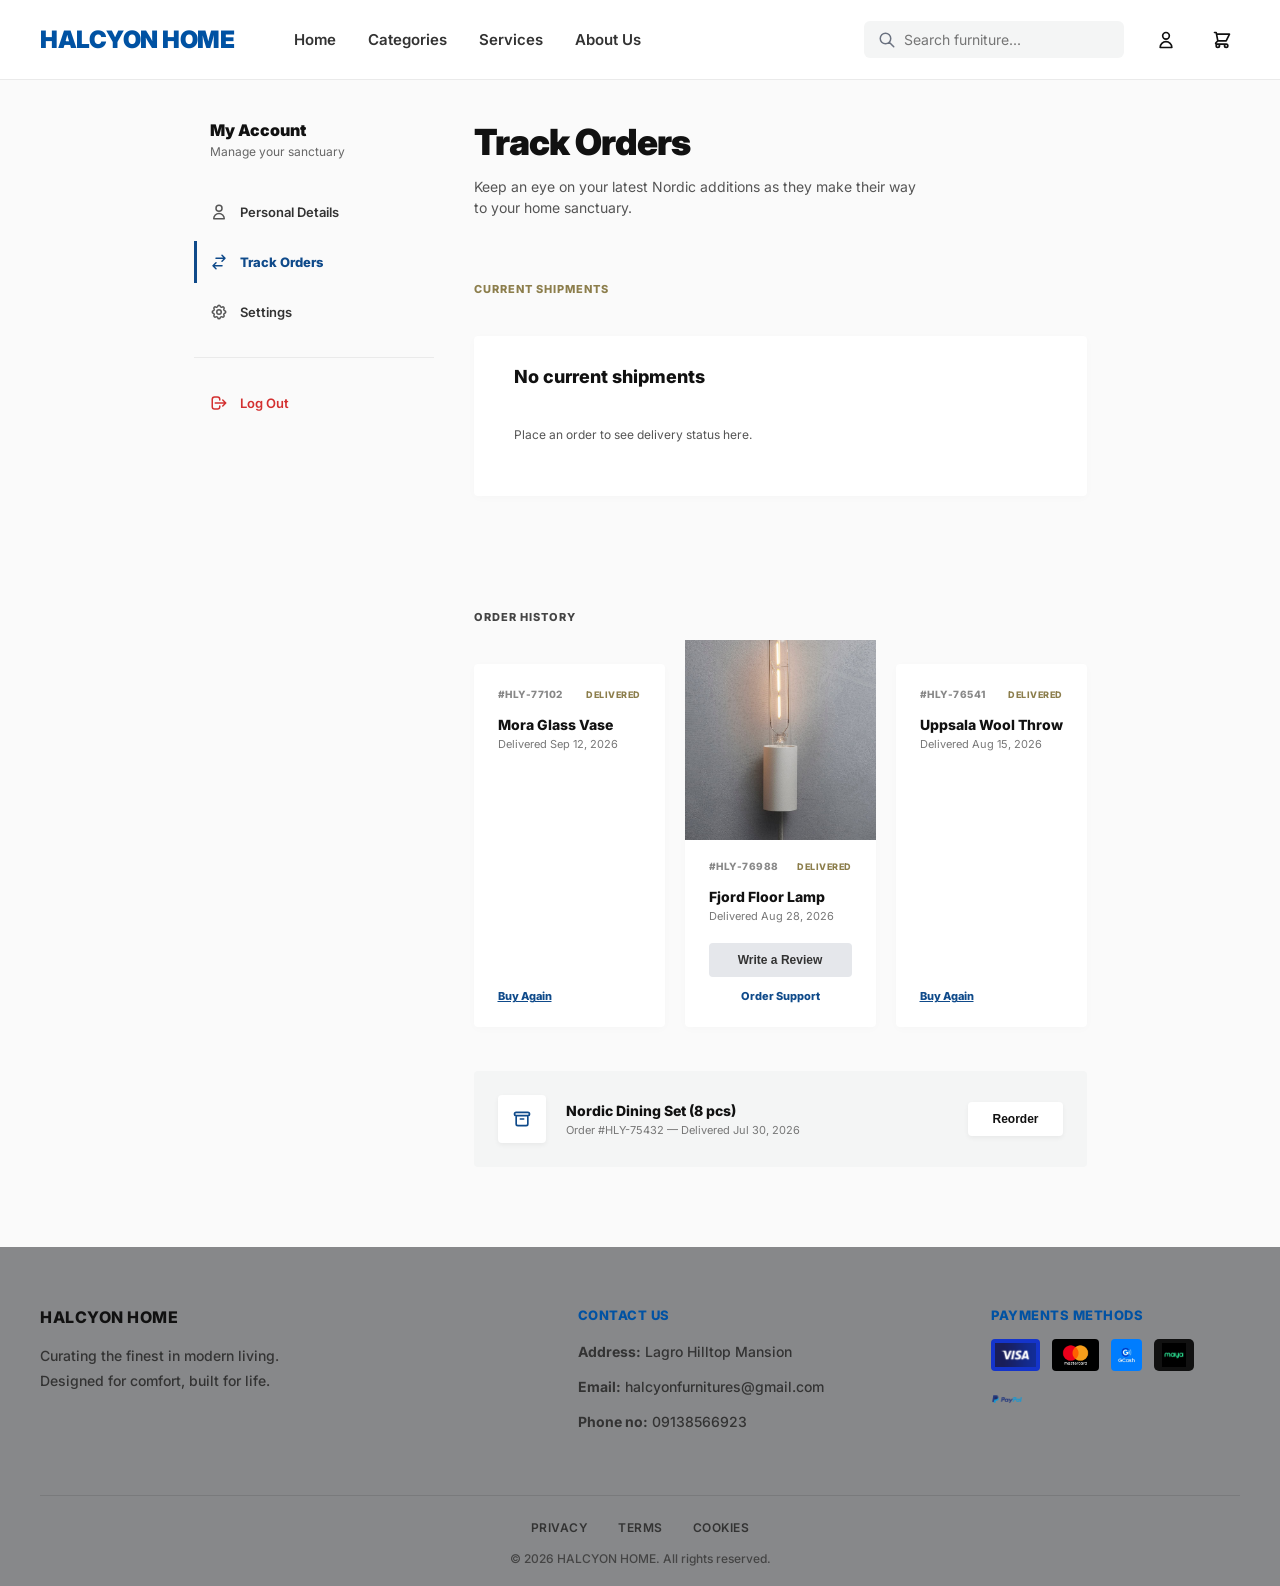
<file: trackorder.html>
<!doctype html>
<html lang="en">
<head>
    <meta charset="UTF-8" />
    <meta name="viewport" content="width=device-width, initial-scale=1.0" />
    <title>Track Orders - Halcyon Home</title>
    
    <link rel="stylesheet" href="css/global.css" />
    <link rel="stylesheet" href="css/trackorder.css" />
</head>
<body>

<main class="account-container">
        
        <aside class="sidebar">
            <div class="sidebar-header">
                <h2>My Account</h2>
                <p>Manage your sanctuary</p>
            </div>
            <nav class="sidebar-nav">
                <a href="details.html">
                    <svg fill="none" stroke="currentColor" viewBox="0 0 24 24"><path stroke-linecap="round" stroke-linejoin="round" stroke-width="2" d="M16 7a4 4 0 11-8 0 4 4 0 018 0zM12 14a7 7 0 00-7 7h14a7 7 0 00-7-7z"></path></svg>
                    Personal Details
                </a>
                <a href="trackorder.html" class="active">
                    <svg fill="none" stroke="currentColor" viewBox="0 0 24 24"><path stroke-linecap="round" stroke-linejoin="round" stroke-width="2" d="M8 7h12m0 0l-4-4m4 4l-4 4m0 6H4m0 0l4 4m-4-4l4-4"></path></svg>
                    Track Orders
                </a>

                <a href="#" onclick="showSection('settings')">
                    <svg fill="none" stroke="currentColor" viewBox="0 0 24 24"><path stroke-linecap="round" stroke-linejoin="round" stroke-width="2" d="M10.325 4.317c.426-1.756 2.924-1.756 3.35 0a1.724 1.724 0 002.573 1.066c1.543-.94 3.31.826 2.37 2.37a1.724 1.724 0 001.065 2.572c1.756.426 1.756 2.924 0 3.35a1.724 1.724 0 00-1.066 2.573c.94 1.543-.826 3.31-2.37 2.37a1.724 1.724 0 00-2.572 1.065c-.426 1.756-2.924 1.756-3.35 0a1.724 1.724 0 00-2.573-1.066c-1.543.94-3.31-.826-2.37-2.37a1.724 1.724 0 00-1.065-2.572c-1.756-.426-1.756-2.924 0-3.35a1.724 1.724 0 001.066-2.573c-.94-1.543.826-3.31 2.37-2.37.996.608 2.296.07 2.572-1.065z"></path><path stroke-linecap="round" stroke-linejoin="round" stroke-width="2" d="M15 12a3 3 0 11-6 0 3 3 0 016 0z"></path></svg>
                    Settings
                </a>
                
                <div class="sidebar-divider"></div>
                
                <a href="index.html" class="logout" onclick="logout()">
                    <svg fill="none" stroke="currentColor" viewBox="0 0 24 24"><path stroke-linecap="round" stroke-linejoin="round" stroke-width="2" d="M17 16l4-4m0 0l-4-4m4 4H7m6 4v1a3 3 0 01-3 3H6a3 3 0 01-3-3V7a3 3 0 013-3h4a3 3 0 013 3v1"></path></svg>
                    Log Out
                </a>
            </nav>
        </aside>

<div class="account-content">
        
            <div class="page-header">
                <h1>Track Orders</h1>
                <p>Keep an eye on your latest Nordic additions as they make their way to your home sanctuary.</p>
            </div>

            <div class="section-label">CURRENT SHIPMENTS</div>

            <div id="current-shipments" class="current-shipments">
                <!-- Populated by js/trackorder.js -->
            </div>

            <div class="section-label dark">ORDER HISTORY</div>

            <div class="history-grid">
                <div class="history-card">
                    <div class="history-header">
                        <span class="order-number">#HLY-77102</span>
                        <span class="status-delivered">DELIVERED</span>
                    </div>
                    <h3 class="history-title">Mora Glass Vase</h3>
                    <p class="history-date">Delivered Sep 12, 2026</p>
                    <a href="#" class="link-action">Buy Again</a>
                </div>

                <div class="history-card" style="padding-top: 0;">
                    <img src="images/Fjord-Floor-Lamp.jpg" alt="Floor Lamp" class="history-card-img">
                    <div class="history-header">
                        <span class="order-number">#HLY-76988</span>
                        <span class="status-delivered">DELIVERED</span>
                    </div>
                    <h3 class="history-title">Fjord Floor Lamp</h3>
                    <p class="history-date">Delivered Aug 28, 2026</p>
                    <div class="history-actions">
                        <button class="btn-secondary">Write a Review</button>
                        <a href="#" class="link-action">Order Support</a>
                    </div>
                </div>

                <div class="history-card">
                    <div class="history-header">
                        <span class="order-number">#HLY-76541</span>
                        <span class="status-delivered">DELIVERED</span>
                    </div>
                    <h3 class="history-title">Uppsala Wool Throw</h3>
                    <p class="history-date">Delivered Aug 15, 2026</p>
                    <a href="#" class="link-action">Buy Again</a>
                </div>
            </div>

            <div class="wide-card">
                <div class="wide-card-left">
                    <div class="wide-card-icon">
                        <svg fill="none" stroke="currentColor" viewBox="0 0 24 24"><path stroke-linecap="round" stroke-linejoin="round" stroke-width="2" d="M5 8h14M5 8a2 2 0 110-4h14a2 2 0 110 4M5 8v10a2 2 0 002 2h10a2 2 0 002-2V8m-9 4h4"></path></svg>
                    </div>
                    <div class="wide-card-info">
                        <h4>Nordic Dining Set (8 pcs)</h4>
                        <p>Order #HLY-75432 — Delivered Jul 30, 2026</p>
                    </div>
                </div>
                <button class="btn-white">Reorder</button>
            </div>

        </div>

    </main>

    <script src="js/global.js"></script>
    <script src="js/trackorder.js"></script>
</body>
</html>
</file>
<file: css/global.css>
@import url("https://fonts.googleapis.com/css2?family=Inter:wght@400;500;600;700;800;900&display=swap");

:root {
    --brand-blue: #0052a3;
    --nav-gold: #a68a2d;
    --badge-yellow: #fcd535;
    --text-dark: #1f1f1f;
    --footer-bg: #87888a;
    --search-bg: #f4f5f5;
    --font-main: "Inter", Helvetica, Arial, sans-serif;
}

* {
    margin: 0;
    padding: 0;
    box-sizing: border-box;
}
body {
    font-family: var(--font-main);
    color: var(--text-dark);
    background-color: #fafafa;
    display: flex;
    flex-direction: column;
    min-height: 100vh;
}
a {
    text-decoration: none;
    color: inherit;
}
ul {
    list-style: none;
}
button {
    cursor: pointer;
    border: none;
    background: none;
}

/* GLOBAL HEADER */
#global-header {
    background: #fff;
    padding: 0 40px;
    height: 80px;
    display: flex;
    align-items: center;
    border-bottom: 1px solid #eaeaea;
    justify-content: space-between;
}

.header-left {
    display: flex;
    align-items: center;
    gap: 60px;
}
.header-logo {
    font-size: 24px;
    font-weight: 900;
    color: var(--brand-blue);
    letter-spacing: -0.5px;
}
.header-nav ul {
    display: flex;
    gap: 32px;
    font-size: 15px;
    font-weight: 600;
    color: #333;
}
.header-nav a.active {
    color: var(--brand-blue);
    border-bottom: 3px solid var(--nav-gold);
    padding-bottom: 4px;
}

/* Mobile Menu Button */
.mobile-menu-btn {
    display: none;
    background: none;
    border: none;
    cursor: pointer;
    padding: 8px;
    margin-right: 8px;
}
.mobile-menu-btn svg {
    width: 24px;
    height: 24px;
    color: #333;
}

/* Mobile Menu Open State */
.header-nav ul.mobile-open {
    display: flex !important;
    flex-direction: column;
    position: absolute;
    top: 64px;
    left: 0;
    right: 0;
    background: #fff;
    padding: 16px;
    gap: 0;
    border-bottom: 1px solid #eaeaea;
    box-shadow: 0 4px 6px rgba(0,0,0,0.1);
}
.header-nav ul.mobile-open li {
    padding: 12px 0;
    border-bottom: 1px solid #f0f0f0;
}
.header-nav ul.mobile-open li:last-child {
    border-bottom: none;
}

.header-right {
    display: flex;
    align-items: center;
    gap: 24px;
}
.header-search {
        position: relative;
    }
    
    .header-search {
        display: flex !important;
    }
.header-search input {
    background: var(--search-bg);
    border: none;
    padding: 10px 16px 10px 40px;
    border-radius: 6px;
    width: 260px;
    font-size: 14px;
    font-family: inherit;
    color: #555;
    outline: none;
}
.header-search svg {
    position: absolute;
    left: 14px;
    top: 50%;
    transform: translateY(-50%);
    width: 18px;
    height: 18px;
    color: #6b7280;
}

.header-icons {
    display: flex;
    align-items: center;
    gap: 20px;
}
.icon-btn {
    position: relative;
    color: #111;
    display: flex;
    align-items: center;
    justify-content: center;
    width: 36px;
    height: 36px;
    border-radius: 50%;
    transition: background 0.2s;
    background: transparent;
    border: none;
}
.icon-btn:hover {
    background: #f3f4f6;
}
.icon-btn svg {
    width: 20px;
    height: 20px;
}
.cart-badge {
    position: absolute;
    top: -4px;
    right: -6px;
    background: var(--badge-yellow);
    color: #000;
    font-size: 11px;
    font-weight: 800;
    width: 18px;
    height: 18px;
    border-radius: 50%;
    display: flex;
    align-items: center;
    justify-content: center;
}

/* ACCOUNT DROPDOWN STYLES */
.account-wrapper {
    position: relative;
}
.account-dropdown {
    position: absolute;
    top: calc(100% + 15px);
    right: -10px;
    width: 250px;
    background: #fff;
    border-radius: 8px;
    box-shadow: 0 10px 25px rgba(0, 0, 0, 0.08);
    border: 1px solid #f0f0f0;
    opacity: 0;
    visibility: hidden;
    transform: translateY(-10px);
    transition: all 0.2s ease;
    z-index: 100;
    overflow: hidden;
}
.account-dropdown.show {
    opacity: 1;
    visibility: visible;
    transform: translateY(0);
}
.dropdown-header {
    padding: 20px;
    border-bottom: 1px solid #f4f5f5;
}
.dropdown-name {
    font-size: 20px;
    font-weight: 800;
    color: #111;
    margin-bottom: 2px;
}
.dropdown-email {
    font-size: 15px;
    color: #4b5563;
}
.dropdown-menu {
    padding: 8px 0;
}
.dropdown-item {
    display: flex;
    align-items: center;
    gap: 16px;
    padding: 14px 20px;
    font-size: 16px;
    font-weight: 400;
    color: #111;
    text-decoration: none;
    transition: background 0.2s;
}
.dropdown-item:hover {
    background: #f9fafb;
}
.dropdown-item svg {
    width: 18px;
    height: 18px;
    color: #111;
    flex-shrink: 0;
}
.dropdown-item.active {
    background-color: #f8fbff;
    position: relative;
}
.dropdown-item.active::before {
    content: "";
    position: absolute;
    left: 0;
    top: 0;
    bottom: 0;
    width: 4px;
    background-color: #0052a3;
}
.dropdown-item.active span {
    color: #0052a3;
    font-weight: 700;
}
.dropdown-item.logout span {
    color: #b91c1c;
}
.dropdown-item.logout svg {
    color: #b91c1c;
}

/* GLOBAL FOOTER */
#global-footer {
    background-color: var(--footer-bg);
    color: #222;
    padding: 60px 40px 20px;
    margin-top: auto;
}
.footer-container {
    max-width: 1200px;
    margin: 0 auto;
}
.footer-grid {
    display: grid;
    grid-template-columns: 2fr 1.5fr 1fr;
    gap: 40px;
    margin-bottom: 60px;
}

.footer-col h3 {
    font-size: 16px;
    font-weight: 800;
    color: #111;
    margin-bottom: 16px;
    letter-spacing: 0.5px;
}
.footer-col h3.blue-header {
    color: var(--brand-blue);
    font-size: 13px;
    text-transform: uppercase;
}
.footer-col p,
.footer-col li {
    font-size: 14px;
    color: #333;
    line-height: 1.8;
    font-weight: 500;
}
.footer-col ul {
    display: flex;
    flex-direction: column;
    gap: 10px;
}

.payment-methods {
    display: flex;
    flex-wrap: wrap;
    gap: 12px;
    margin-top: 8px;
    width: 220px;
}
.pay-icon {
    height: 32px;
    width: auto;
    border-radius: 4px;
    object-fit: contain;
}

.footer-bottom {
    border-top: 1px solid rgba(0, 0, 0, 0.1);
    padding-top: 24px;
    display: flex;
    flex-direction: column;
    align-items: center;
    gap: 16px;
}
.footer-links {
    display: flex;
    gap: 30px;
    font-size: 12px;
    font-weight: 600;
    color: #333;
    letter-spacing: 0.5px;
}
.footer-copyright {
    font-size: 12px;
    font-weight: 500;
    color: #444;
}

/* MOBILE RESPONSIVE STYLES */
@media (max-width: 768px) {
    /* Header */
    #global-header {
        padding: 0 16px;
        height: 64px;
        flex-wrap: wrap;
        gap: 8px;
    }
    
    .header-left {
        gap: 20px;
    }
    
    .header-logo {
        font-size: 18px;
    }
    
    .header-nav ul {
        gap: 16px;
        font-size: 13px;
    }
    
    .header-right {
        gap: 12px;
    }
    
    .header-search {
        display: none;
    }
    
    .header-icons {
        gap: 8px;
    }
    
    .icon-btn {
        width: 32px;
        height: 32px;
    }
    
    .icon-btn svg {
        width: 18px;
        height: 18px;
    }
    
    .cart-badge {
        width: 16px;
        height: 16px;
        font-size: 10px;
    }
    
    /* Account Dropdown - show differently on mobile */
    .account-dropdown {
        position: fixed;
        top: 64px;
        right: 8px;
        left: 8px;
        width: auto;
        max-width: none;
    }
    
    /* Footer */
    #global-footer {
        padding: 40px 20px 16px;
    }
    
    .footer-grid {
        grid-template-columns: 1fr;
        gap: 30px;
        margin-bottom: 30px;
    }
    
    .footer-col p {
        max-width: 100%;
    }
    
    .payment-methods {
        width: 180px;
    }
    
    .footer-links {
        gap: 20px;
        font-size: 11px;
    }
}

@media (max-width: 480px) {
    .header-logo {
        font-size: 16px;
    }
    
    /* Hide normal nav on mobile but allow mobile-open to show */
    .header-nav {
        display: block;
    }
    
    /* Hide normal nav items on mobile */
    .header-nav ul {
        display: none;
    }
    
    /* Mobile hamburger menu button */
    .mobile-menu-btn {
        display: flex !important;
    }
    
    /* Mobile menu open state - slide down below header */
    .header-nav ul.mobile-open {
        display: flex !important;
        position: fixed;
        top: 64px;
        left: 0;
        right: 0;
        background: #fff;
        padding: 0;
        flex-direction: column;
        z-index: 1000;
        border-bottom: 1px solid #eaeaea;
        box-shadow: 0 4px 12px rgba(0, 0, 0, 0.1);
    }
    
    .header-nav ul.mobile-open li {
        padding: 16px 20px;
        border-bottom: 1px solid #f0f0f0;
    }
    
    .header-nav ul.mobile-open li a {
        font-size: 15px;
        font-weight: 600;
        color: #333;
    }
    
    .header-nav ul.mobile-open li:last-child {
        border-bottom: none;
    }
    
    /* Hide the logo link inside nav if any */
    .header-nav .header-logo {
        display: none;
    }
    
    /* Footer fixes */
    .footer-col {
        text-align: center;
    }
    
    .payment-methods {
        justify-content: center;
        margin: 12px auto 0;
    }
    
    .footer-bottom {
        align-items: center;
    }
    
    /* ============================================
       UNIFIED MOBILE FIXES - ALL PAGES
       ============================================ */
    
    /* PREVENT HORIZONTAL SCROLL - CRITICAL */
    * {
        max-width: 100vw;
        overflow-x: hidden;
    }
    
    html, body {
        overflow-x: hidden !important;
        width: 100% !important;
    }
    
    /* All images responsive */
    img {
        max-width: 100% !important;
        height: auto !important;
        width: auto !important;
    }
    
    /* All containers full width with padding */
    .container {
        width: 100% !important;
        max-width: 100% !important;
        padding-left: 14px !important;
        padding-right: 14px !important;
        box-sizing: border-box !important;
    }
    
    /* All grids: 2 columns max on mobile */
    .product-grid,
    .search-grid,
    .arrivals-grid,
    .cross-grid,
    .cards-grid {
        grid-template-columns: repeat(2, 1fr) !important;
        gap: 12px !important;
    }
    
    /* All flex containers stack */
    main section,
    .shop-by-room,
    .promo-section,
    .testimonial-grid,
    .category-grid,
    .services-grid {
        flex-direction: column !important;
        display: flex !important;
    }
    
    /* Fix any absolute positioned elements */
    .brand-hero,
    .room-card,
    .product-card,
    .cat-card {
        position: relative !important;
        left: auto !important;
        right: auto !important;
    }
    
    /* Fix gallery images */
    .main-image,
    .product-gallery img,
    .product-img,
    .img-wrapper {
        width: 100% !important;
        height: auto !important;
        min-height: 150px !important;
    }
    
    /* Fix thumbnails */
    .thumbnail-list {
        grid-template-columns: repeat(4, 1fr) !important;
        gap: 8px !important;
    }
    
    /* Fix checkout grid */
    .checkout-grid,
    .cart-grid {
        grid-template-columns: 1fr !important;
        gap: 24px !important;
    }
    
    /* Fix sidebar layout */
    .listing-layout,
    .search-layout {
        grid-template-columns: 1fr !important;
    }
    
    /* Fix product detail grid */
    .product-layout {
        grid-template-columns: 1fr !important;
        gap: 24px !important;
    }
    
    /* Fix vision grid */
    .vision-grid {
        grid-template-columns: 1fr !important;
    }
    
    /* Forms stack properly */
    .form-row {
        grid-template-columns: 1fr !important;
    }
    
    /* Payment grid */
    .payment-grid {
        grid-template-columns: 1fr !important;
    }
    
    /* Cart items stack */
    .cart-item {
        flex-direction: column !important;
    }
    
    .item-image {
        width: 100% !important;
        height: 140px !important;
    }
    
    /* Search sidebar horizontal scroll on mobile */
    .search-sidebar {
        width: 100% !important;
        display: flex;
        flex-wrap: wrap;
        gap: 16px;
    }
    
    .filter-section {
        flex: 1;
        min-width: 140px;
    }
    
    /* CTA section */
    .cta-container {
        flex-direction: column !important;
        text-align: center;
    }
    
    .cta-images {
        width: 100% !important;
        justify-content: center;
    }
    
    .cta-images img {
        width: 100px !important;
        height: 100px !important;
    }
    
    /* Order summary */
    .summary-card {
        width: 100% !important;
    }
    
    /* Testimonials */
    .testimonial-grid {
        flex-direction: column !important;
    }
    
/* Forms section */
    .forms-grid {
        grid-template-columns: 1fr !important;
        gap: 40px !important;
    }
}

/* CART NOTIFICATION TOAST */
.cart-notification {
    position: fixed;
    top: 100px;
    right: 20px;
    background: #fff;
    border-radius: 8px;
    box-shadow: 0 10px 30px rgba(0, 0, 0, 0.15);
    padding: 16px 24px;
    z-index: 9999;
    transform: translateX(120%);
    transition: transform 0.3s ease;
    border-left: 4px solid #22c55e;
}

.cart-notification.show {
    transform: translateX(0);
}

.cart-notif-content {
    display: flex;
    align-items: center;
    gap: 12px;
    font-size: 15px;
    font-weight: 600;
    color: #111;
}

.cart-notif-content svg {
    width: 24px;
    height: 24px;
    color: #22c55e;
}

/* ADD TO CART BUTTON IN PRODUCT LIST */
.btn-add-product {
    display: flex;
    align-items: center;
    justify-content: center;
    gap: 8px;
    width: 100%;
    padding: 12px 16px;
    background: var(--brand-blue);
    color: #fff;
    font-size: 14px;
    font-weight: 700;
    border: none;
    border-radius: 6px;
    cursor: pointer;
    transition: background 0.2s, transform 0.1s;
    margin-top: 12px;
}

.btn-add-product:hover {
    background: #004080;
}

.btn-add-product:active {
    transform: scale(0.98);
}

.btn-add-product svg {
    width: 18px;
    height: 18px;
}

/* EMPTY CART MESSAGE */
.empty-cart-message {
    text-align: center;
    padding: 60px 20px;
}

.empty-cart-message p {
    font-size: 18px;
    color: #666;
    margin-bottom: 20px;
}

.btn-shop-now {
    display: inline-block;
    padding: 14px 28px;
    background: var(--brand-blue);
    color: #fff;
    font-size: 15px;
    font-weight: 700;
    border-radius: 6px;
    transition: background 0.2s;
}

.btn-shop-now:hover {
    background: #004080;
}

/* SHOP BY ROOM PRODUCTS ROW */
.room-products-row {
    display: grid;
    grid-template-columns: repeat(5, 1fr);
    gap: 20px;
    padding: 20px 0;
}

.room-item-card {
    background: #fff;
    border: 1px solid #e0e0e0;
    padding: 12px;
    transition: all 0.3s ease;
}

.room-item-card:hover {
    box-shadow: 0 4px 12px rgba(0, 0, 0, 0.1);
    transform: translateY(-2px);
}

.room-item-img {
    width: 100%;
    height: 120px;
    object-fit: cover;
    margin-bottom: 10px;
}

.room-item-info {
    display: flex;
    flex-direction: column;
    gap: 4px;
    margin-bottom: 8px;
}

.room-item-name {
    font-size: 13px;
    color: #1a1a1a;
    font-weight: 500;
}

.room-item-price {
    font-size: 14px;
    color: #1a1a1a;
    font-weight: 600;
}

/* Responsive */
@media (max-width: 1024px) {
    .room-products-row {
        grid-template-columns: repeat(4, 1fr);
    }
}

@media (max-width: 768px) {
    .room-products-row {
        grid-template-columns: repeat(3, 1fr);
    }
}

@media (max-width: 480px) {
    .room-products-row {
        grid-template-columns: repeat(2, 1fr);
    }
}
</file>
<file: css/cart-notification.css>
/* Cart Notification Toast Styles */
.cart-notification {
    position: fixed;
    bottom: 30px;
    left: 50%;
    transform: translateX(-50%) translateY(100px);
    background: #1a1a1a;
    color: white;
    padding: 16px 24px;
    border-radius: 8px;
    box-shadow: 0 10px 40px rgba(0, 0, 0, 0.3);
    z-index: 10000;
    opacity: 0;
    transition: transform 0.3s ease, opacity 0.3s ease;
    font-family: 'Helvetica Neue', Helvetica, Arial, sans-serif;
}

.cart-notification.show {
    transform: translateX(-50%) translateY(0);
    opacity: 1;
}

.cart-notif-content {
    display: flex;
    align-items: center;
    gap: 12px;
}

.cart-notif-content svg {
    width: 24px;
    height: 24px;
    color: #4ade80;
}

.cart-notif-content span {
    font-size: 15px;
    font-weight: 500;
}

/* Flying Cart Animation */
@keyframes flyToCart {
    0% {
        opacity: 1;
        transform: scale(1);
    }
    50% {
        opacity: 1;
        transform: scale(1.2);
    }
    100% {
        opacity: 0;
        transform: scale(0.3) translate(var(--fly-end-x), var(--fly-end-y));
    }
}

.fly-to-cart {
    position: fixed;
    z-index: 10001;
    pointer-events: none;
    animation: flyToCart 0.8s ease-in-out forwards;
}

.fly-to-cart svg {
    width: 28px;
    height: 28px;
    fill: none;
    stroke: #1a1a1a;
    stroke-width: 2;
}

/* Cart Badge Bounce Animation */
@keyframes badgeBounce {
    0%, 100% {
        transform: scale(1);
    }
    25% {
        transform: scale(1.3);
    }
    50% {
        transform: scale(0.9);
    }
    75% {
        transform: scale(1.15);
    }
}

.cart-badge.animate {
    animation: badgeBounce 0.5s ease-in-out;
}

/* Button Click Feedback */
.btn-add-product.clicked {
    animation: buttonClick 0.2s ease;
}

@keyframes buttonClick {
    0% {
        transform: scale(1);
    }
    50% {
        transform: scale(0.95);
    }
    100% {
        transform: scale(1);
    }
}

/* Add to Cart Button Styles */
.btn-add-product {
    display: flex;
    align-items: center;
    justify-content: center;
    gap: 8px;
    width: 100%;
    padding: 12px 16px;
    margin-top: 12px;
    background: #1a1a1a;
    color: white;
    border: none;
    border-radius: 4px;
    font-size: 14px;
    font-weight: 600;
    cursor: pointer;
    transition: background 0.2s ease, transform 0.1s ease;
}

.btn-add-product:hover {
    background: #333;
}

.btn-add-product:active {
    transform: scale(0.98);
}

.btn-add-product svg {
    width: 18px;
    height: 18px;
}

/* Cart Badge */
.cart-badge {
    position: absolute;
    top: -5px;
    right: -5px;
    background: #e53935;
    color: white;
    font-size: 11px;
    font-weight: 700;
    min-width: 20px;
    height: 20px;
    border-radius: 10px;
    display: flex;
    align-items: center;
    justify-content: center;
    padding: 0 6px;
    transition: transform 0.2s ease, background 0.2s ease;
}

.cart-badge.animate {
    animation: badgeBounce 0.5s ease;
}

@keyframes badgeBounce {
    0%, 100% { transform: scale(1); }
    50% { transform: scale(1.3); }
}

/* Add to cart button click animation */
.btn-add-product, .btn-add-cart, .btn-add-cart-mini, .btn-add {
    transition: transform 0.15s ease, background 0.15s ease, box-shadow 0.15s ease;
}

.btn-add-product.btn-clicked, .btn-add-cart.btn-clicked, .btn-add-cart-mini.btn-clicked, .btn-add.btn-clicked {
    transform: scale(0.92);
    box-shadow: inset 0 2px 4px rgba(0, 0, 0, 0.15);
}

/* Button success state */
.btn-add-product.btn-success, .btn-add-cart.btn-success, .btn-add-cart-mini.btn-success, .btn-add.btn-success {
    background-color: #22c55e !important;
    color: white !important;
}

.btn-add-product:active, .btn-add-cart:active, .btn-add-cart-mini:active {
    transform: scale(0.95);
}

/* Flying cart animation */
.fly-to-cart {
    animation: flyToCart 0.8s ease-in-out forwards;
}

@keyframes flyToCart {
    0% {
        opacity: 1;
        transform: translate(0, 0) scale(1);
    }
    20% {
        opacity: 1;
        transform: translate(10px, -10px) scale(0.9);
    }
    100% {
        opacity: 0;
        transform: translate(var(--fly-end-x), var(--fly-end-y)) scale(0.3);
    }
}
</file>
<file: css/style.css>
/* PAGE-SPECIFIC STYLES (Home Page Only) */
.container {
    max-width: 1200px;
    margin: 0 auto;
    padding: 0 20px;
}
.brand-hero {
    text-align: center;
    margin: 60px 0;
}
.brand-hero img {
    width: 1000px;
    max-width: 100%;
    height: auto;
}
.section-header {
    margin-bottom: 20px;
    display: flex;
    justify-content: space-between;
    align-items: flex-end;
}
h2.section-title {
    font-size: 32px;
    font-weight: 900;
    letter-spacing: -1px;
}
.section-subtitle {
    font-size: 13px;
    color: #6b7280;
    margin-top: 4px;
}

.shop-by-room {
    display: grid;
    grid-template-columns: 2fr 1fr 1fr;
    grid-template-rows: 1fr 1fr;
    gap: 16px;
    height: 450px;
    margin-bottom: 80px;
}
.room-card {
    position: relative;
    color: #fff;
    background-size: cover;
    background-position: center;
    border-radius: 4px;
    overflow: hidden;
    display: flex;
    flex-direction: column;
    justify-content: flex-end;
    padding: 24px;
}
.room-card::before {
    content: "";
    position: absolute;
    inset: 0;
    background: linear-gradient(
        to top,
        rgba(0, 0, 0, 0.7) 0%,
        rgba(0, 0, 0, 0) 60%
    );
    z-index: 1;
}
.room-card.large {
    grid-column: 1;
    grid-row: 1 / -1;
    background-image: url("/images/Sofas.jpg");
}
.room-card.tall {
    grid-column: 2;
    grid-row: 1 / -1;
    background-image: url("/images/shop-by-room-bedroom.jpg");
}
.room-card.small-1 {
    grid-column: 3;
    grid-row: 1;
    background-image: url("/images/kitchen.jpg");
}
.room-card.small-2 {
    grid-column: 3;
    grid-row: 2;
    background-image: url("/images/Office.jpg");
}
.room-card-content {
    z-index: 2;
}
.room-label {
    font-size: 10px;
    text-transform: uppercase;
    letter-spacing: 1.5px;
    margin-bottom: 6px;
    font-weight: 600;
}
.room-title {
    font-size: 22px;
    font-weight: 700;
    margin-bottom: 12px;
}
.btn-white {
    background: #fff;
    color: #000;
    padding: 8px 20px;
    font-size: 12px;
    font-weight: 700;
    display: inline-block;
    border-radius: 2px;
}
.room-link {
    font-size: 11px;
    border: 1px solid #fff;
    padding: 6px 16px;
    border-radius: 2px;
}

.product-grid {
    display: grid;
    grid-template-columns: repeat(4, 1fr);
    gap: 20px;
    margin-bottom: 80px;
}
.product-card img {
    width: 100%;
    height: 260px;
    object-fit: cover;
    background-color: #eee;
    margin-bottom: 12px;
    border-radius: 4px;
}
.product-info {
    display: flex;
    justify-content: space-between;
    font-size: 13px;
    font-weight: 800;
    margin-bottom: 4px;
}
.product-price {
    color: #0f4a8a;
}
.product-rating {
    font-size: 11px;
    color: #666666;
    letter-spacing: 1px;
}
.product-rating .star {
    color: #FFD700;
}

.promo-section {
    display: grid;
    grid-template-columns: 1fr 1.2fr;
    height: 380px;
    margin-bottom: 80px;
    border-radius: 8px;
    overflow: hidden;
}
.promo-content {
    background-color: #003a7a;
    padding: 60px;
    display: flex;
    flex-direction: column;
    justify-content: center;
    align-items: flex-start;
}
.promo-tag {
    background-color: #f5b927;
    color: #000;
    font-size: 9px;
    font-weight: 800;
    text-transform: uppercase;
    padding: 4px 10px;
    margin-bottom: 20px;
    letter-spacing: 1px;
}
.promo-content h3 {
    font-size: 42px;
    font-weight: 900;
    color: #fff;
    margin-bottom: 16px;
    line-height: 1.05;
    letter-spacing: -1px;
}
.promo-content p {
    color: #e2e8f0;
    font-size: 14px;
    margin-bottom: 30px;
    line-height: 1.5;
    max-width: 90%;
}
.promo-image {
    background-image: url("/images/outside-sofa.jpg");
    background-size: cover;
    background-position: center;
}

.testimonials {
    text-align: center;
    margin-bottom: 80px;
    background: #fafafa;
    padding: 40px 0;
}
.testimonials-title {
    font-size: 26px;
    font-weight: 900;
    margin-bottom: 40px;
    display: inline-block;
    position: relative;
    letter-spacing: -0.5px;
}
.testimonials-title::after {
    content: "";
    position: absolute;
    bottom: -12px;
    left: 50%;
    transform: translateX(-50%);
    width: 30px;
    height: 3px;
    background-color: #d1d5db;
}
.testimonial-grid {
    display: grid;
    grid-template-columns: repeat(3, 1fr);
    gap: 24px;
    text-align: left;
}
.testimonial-card {
    background-color: #fff;
    padding: 30px;
    border-radius: 4px;
    box-shadow: 0 4px 20px rgba(0, 0, 0, 0.03);
}
.stars {
    color: #fcd535;
    font-size: 14px;
    margin-bottom: 16px;
}
.testimonial-text {
    font-size: 13px;
    line-height: 1.6;
    margin-bottom: 24px;
    color: #333;
}
.customer-info {
    display: flex;
    align-items: center;
    gap: 12px;
}
.avatar {
    width: 32px;
    height: 32px;
    background-color: #f3f4f6;
    border-radius: 50%;
    display: flex;
    align-items: center;
    justify-content: center;
    font-size: 11px;
    font-weight: 800;
    color: #0f4a8a;
}
.customer-name {
    font-size: 12px;
    font-weight: 800;
}
.customer-meta {
    font-size: 10px;
    color: #6b7280;
}

/* MOBILE RESPONSIVE STYLES */
@media only screen and (max-width: 768px) {
    /* Container */
    .container {
        padding: 0 16px !important;
        max-width: 100% !important;
    }
    
    /* Brand Hero */
    .brand-hero {
        margin: 20px 0 !important;
    }
    .brand-hero img {
        width: 100% !important;
        max-width: 100% !important;
        height: auto !important;
    }
    
    /* Section Headers */
    .section-header {
        flex-direction: column !important;
        align-items: flex-start !important;
        gap: 8px !important;
        margin-bottom: 16px !important;
    }
    h2.section-title {
        font-size: 22px !important;
    }
    .section-subtitle {
        font-size: 12px !important;
    }
    
    /* Shop by Room - Stack vertically with full cover images */
    .shop-by-room {
        display: flex !important;
        flex-direction: column !important;
        grid-template-columns: none !important;
        grid-template-rows: none !important;
        height: auto !important;
        gap: 12px !important;
        margin-bottom: 40px !important;
    }
    .room-card {
        min-height: 200px !important;
        padding: 20px !important;
        width: 100% !important;
        grid-column: auto !important;
        grid-row: auto !important;
        background-size: cover !important;
        background-position: center !important;
    }
    .room-card-content {
        z-index: 2 !important;
    }
    .room-label {
        font-size: 10px !important;
    }
    .room-title {
        font-size: 20px !important;
    }
    .btn-white {
        padding: 10px 18px !important;
        font-size: 12px !important;
    }
    .room-link {
        font-size: 11px !important;
        padding: 8px 14px !important;
    }
    
/* Product Grid - 2 columns, full natural image size */
    .product-grid {
        display: grid !important;
        grid-template-columns: repeat(2, 1fr) !important;
        gap: 16px !important;
        margin-bottom: 40px !important;
    }
    .product-card {
        display: flex !important;
        flex-direction: column !important;
        align-items: stretch !important;
    }
    .product-card img {
        width: 100% !important;
        height: auto !important;
        max-width: 100% !important;
        margin-bottom: 10px !important;
        object-fit: cover !important;
        aspect-ratio: auto !important;
    }
    .product-info {
        font-size: 12px !important;
        justify-content: space-between !important;
        align-items: flex-start !important;
        width: 100% !important;
    }
    .product-info span {
        display: block !important;
    }
    .product-price {
        font-size: 13px !important;
    }
    .product-rating {
        font-size: 11px !important;
    }
    
    /* Promo Section */
    .promo-section {
        display: flex !important;
        flex-direction: column !important;
        grid-template-columns: none !important;
        height: auto !important;
        margin-bottom: 40px !important;
    }
    .promo-content {
        padding: 30px 20px !important;
        min-height: 240px !important;
    }
    .promo-content h3 {
        font-size: 24px !important;
        margin-bottom: 14px !important;
    }
    .promo-content p {
        font-size: 13px !important;
        margin-bottom: 24px !important;
    }
    .promo-image {
        height: 240px !important;
        width: 100% !important;
        background-size: cover !important;
        background-position: center !important;
    }
    
    /* Testimonials */
    .testimonials {
        padding: 30px 0 !important;
        margin-bottom: 40px !important;
    }
    .testimonials-title {
        font-size: 20px !important;
        margin-bottom: 28px !important;
    }
    .testimonial-grid {
        display: flex !important;
        flex-direction: column !important;
        gap: 14px !important;
    }
    .testimonial-card {
        padding: 20px !important;
    }
    .testimonial-text {
        font-size: 13px !important;
    }
}

/* EXTRA SMALL MOBILE */
@media only screen and (max-width: 480px) {
    .container {
        padding: 0 14px !important;
    }
    .product-grid {
        grid-template-columns: 1fr 1fr !important;
        gap: 12px !important;
    }
    .product-card {
        display: flex !important;
        flex-direction: column !important;
    }
    .product-card img {
        width: 100% !important;
        height: auto !important;
        min-height: 120px !important;
        max-width: 100% !important;
        object-fit: cover !important;
        aspect-ratio: 1 / 1 !important;
    }
    .product-info {
        flex-direction: column !important;
        gap: 4px !important;
    }
    .promo-content h3 {
        font-size: 20px !important;
    }
    .promo-content {
        padding: 24px 16px !important;
    }
}
</file>
<file: css/aboutus.css>
/* ABOUT US PAGE STYLES */
main {
    padding-bottom: 0;
}
.container {
    max-width: 1200px;
    margin: 0 auto;
    padding: 0 40px;
}

/* Our Story Header */
.story-header {
    display: flex;
    justify-content: space-between;
    align-items: flex-end;
    margin: 60px auto 40px;
}
.story-content {
    max-width: 500px;
}
.story-label {
    color: #a68a2d;
    font-size: 11px;
    font-weight: 800;
    letter-spacing: 1.5px;
    text-transform: uppercase;
    margin-bottom: 16px;
    display: block;
}
.story-content h1 {
    font-size: 42px;
    font-weight: 900;
    color: #111;
    margin-bottom: 24px;
    letter-spacing: -1px;
}
.story-content p {
    font-size: 14px;
    line-height: 1.6;
    color: #444;
    font-weight: 500;
}
.story-meta {
    font-size: 10px;
    color: #666;
    letter-spacing: 1px;
    font-weight: 600;
    text-transform: uppercase;
    margin-bottom: 6px;
}

/* Vision Grid */
.vision-grid {
    display: grid;
    grid-template-columns: 1fr 1fr;
    gap: 24px;
    margin-bottom: 80px;
}
.vision-img-large {
    width: 100%;
    height: 100%;
    object-fit: cover;
    min-height: 600px;
    background-color: #eee;
}
.vision-right {
    display: flex;
    flex-direction: column;
    gap: 24px;
}
.vision-text-box {
    background-color: #f8f9fa;
    padding: 80px 60px;
    flex: 1;
    display: flex;
    flex-direction: column;
    justify-content: center;
}
.vision-text-box h2 {
    font-size: 24px;
    font-weight: 800;
    margin-bottom: 20px;
    color: #111;
}
.vision-text-box p {
    font-size: 13px;
    line-height: 1.6;
    color: #444;
}
.vision-img-small {
    width: 100%;
    height: 350px;
    object-fit: cover;
    background-color: #eee;
}

/* Commitment Section */
.commitment-section {
    background-color: #f3f4f6;
    padding: 80px 40px;
    text-align: center;
}
.commitment-section h2 {
    font-size: 28px;
    font-weight: 900;
    line-height: 1.2;
    margin-bottom: 60px;
    color: #111;
}
.cards-grid {
    display: grid;
    grid-template-columns: repeat(3, 1fr);
    gap: 24px;
    max-width: 1120px;
    margin: 0 auto;
    text-align: left;
}
.commitment-card {
    background-color: #fff;
    padding: 40px;
    border-radius: 4px;
}
.card-icon {
    color: #0f4a8a;
    width: 24px;
    height: 24px;
    margin-bottom: 24px;
}
.commitment-card h3 {
    font-size: 16px;
    font-weight: 800;
    margin-bottom: 16px;
    color: #111;
}
.commitment-card p {
    font-size: 12px;
    line-height: 1.6;
    color: #555;
}

/* MOBILE RESPONSIVE STYLES */
@media (max-width: 768px) {
    /* Container */
    .container {
        padding: 0 16px !important;
    }
    
    /* Story Header */
    .story-header {
        flex-direction: column !important;
        align-items: flex-start !important;
        margin: 32px auto 24px !important;
    }
    .story-content {
        max-width: 100% !important;
    }
    .story-label {
        font-size: 10px !important;
        margin-bottom: 12px !important;
    }
    .story-content h1 {
        font-size: 28px !important;
        margin-bottom: 16px !important;
    }
    .story-content p {
        font-size: 13px !important;
    }
    
    /* Vision Grid */
    .vision-grid {
        grid-template-columns: 1fr !important;
        gap: 16px !important;
        margin-bottom: 40px !important;
    }
    .vision-img-large {
        min-height: 300px !important;
    }
    .vision-text-box {
        padding: 32px 24px !important;
    }
    .vision-text-box h2 {
        font-size: 20px !important;
    }
    .vision-text-box p {
        font-size: 12px !important;
    }
    .vision-img-small {
        height: 200px !important;
    }
    
    /* Commitment Section */
    .commitment-section {
        padding: 40px 20px !important;
    }
    .commitment-section h2 {
        font-size: 22px !important;
        margin-bottom: 32px !important;
    }
    .cards-grid {
        grid-template-columns: 1fr !important;
    }
    .commitment-card {
        padding: 24px !important;
    }
    .card-icon {
        margin-bottom: 16px !important;
    }
    .commitment-card h3 {
        font-size: 15px !important;
    }
    .commitment-card p {
        font-size: 11px !important;
    }
}

/* EXTRA SMALL MOBILE */
@media (max-width: 480px) {
    .container {
        padding: 0 14px !important;
    }
    
    .story-content h1 {
        font-size: 24px !important;
    }
    
    .vision-img-large {
        min-height: 200px !important;
    }
    
    .vision-text-box {
        padding: 24px 16px !important;
    }
    
    .commitment-section h2 {
        font-size: 20px !important;
    }
}
</file>
<file: css/cart.css>
/* SHOPPING CART STYLES */
.container {
    max-width: 1200px;
    margin: 0 auto;
    padding: 40px 40px 80px;
}

/* Header */
.cart-header {
    margin-bottom: 40px;
}
.cart-header h1 {
    font-size: 46px;
    font-weight: 900;
    color: #111;
    margin-bottom: 8px;
    letter-spacing: -1px;
}
.cart-header p {
    font-size: 12px;
    font-weight: 800;
    color: #666;
    text-transform: uppercase;
    letter-spacing: 1px;
}

/* Layout Grid */
.cart-grid {
    display: grid;
    grid-template-columns: 2fr 1.1fr;
    gap: 40px;
    align-items: start;
}

/* Cart Items Column */
.cart-items {
    display: flex;
    flex-direction: column;
    gap: 20px;
}
.cart-item {
    background: #fff;
    border-radius: 8px;
    padding: 24px;
    display: flex;
    gap: 24px;
    box-shadow: 0 2px 10px rgba(0, 0, 0, 0.02);
    border: 1px solid #f4f5f5;
}
.item-image {
    width: 160px;
    height: 160px;
    background: #f8f9fa;
    border-radius: 4px;
    display: flex;
    align-items: center;
    justify-content: center;
    overflow: hidden;
    flex-shrink: 0;
}
.item-image img {
    width: 100%;
    height: 100%;
    object-fit: cover;
    mix-blend-mode: multiply;
}
.item-details {
    flex: 1;
    display: flex;
    flex-direction: column;
}
.item-header-row {
    display: flex;
    justify-content: space-between;
    align-items: flex-start;
    margin-bottom: 4px;
}
.item-tag {
    font-size: 10px;
    font-weight: 800;
    color: #8c7e4c; /* Gold/Olive tone */
    text-transform: uppercase;
    letter-spacing: 1px;
    margin-bottom: 6px;
    display: block;
}
.item-tag.muted {
    color: #666;
}
.item-title {
    font-size: 18px;
    font-weight: 900;
    color: #111;
    margin-bottom: 4px;
}
.item-subtitle {
    font-size: 13px;
    color: #666;
}
.item-price {
    font-size: 18px;
    font-weight: 900;
    color: #111;
}

/* Item Controls (Bottom) */
.item-controls {
    display: flex;
    justify-content: space-between;
    align-items: flex-end;
    margin-top: auto;
}
.qty-selector {
    display: flex;
    align-items: center;
    background: #f4f5f5;
    border-radius: 4px;
    overflow: hidden;
}
.qty-btn {
    width: 32px;
    height: 32px;
    display: flex;
    align-items: center;
    justify-content: center;
    font-size: 16px;
    color: #333;
    cursor: pointer;
    border: none;
    background: transparent;
}
.qty-btn:hover {
    background: #e5e7eb;
}
.qty-input {
    width: 32px;
    height: 32px;
    text-align: center;
    border: none;
    background: transparent;
    font-size: 13px;
    font-weight: 800;
    color: #111;
    pointer-events: none;
}
.btn-remove {
    display: flex;
    align-items: center;
    gap: 6px;
    font-size: 12px;
    color: #555;
    cursor: pointer;
    transition: color 0.2s;
}
.btn-remove:hover {
    color: #d32f2f;
}
.btn-remove svg {
    width: 14px;
    height: 14px;
}

/* Right Column: Order Summary */
.summary-wrapper {
    display: flex;
    flex-direction: column;
    gap: 32px;
}
.summary-card {
    background: #f4f5f5;
    border-radius: 8px;
    padding: 32px;
}
.summary-card h2 {
    font-size: 22px;
    font-weight: 900;
    color: #111;
    margin-bottom: 24px;
    letter-spacing: -0.5px;
}

.summary-row {
    display: flex;
    justify-content: space-between;
    margin-bottom: 16px;
    font-size: 14px;
    color: #444;
    font-weight: 500;
}
.summary-row.val {
    font-weight: 800;
    color: #111;
}
.summary-divider {
    height: 1px;
    background: #e5e7eb;
    margin: 24px 0;
}

.total-row {
    display: flex;
    justify-content: space-between;
    align-items: center;
    margin-bottom: 24px;
}
.total-label {
    font-size: 16px;
    font-weight: 900;
    color: #111;
}
.total-price {
    font-size: 28px;
    font-weight: 900;
    color: #0052a3; /* Brand Blue */
    letter-spacing: -0.5px;
}

.btn-checkout {
    width: 100%;
    background: #0052a3;
    color: #fff;
    border: none;
    padding: 16px;
    border-radius: 4px;
    font-size: 14px;
    font-weight: 800;
    display: flex;
    justify-content: center;
    align-items: center;
    gap: 8px;
    cursor: pointer;
    margin-bottom: 24px;
    transition: background 0.2s;
}
.btn-checkout:hover {
    background: #004080;
}

/* Trust Badges */
.trust-badge {
    display: flex;
    align-items: flex-start;
    gap: 12px;
    margin-bottom: 16px;
}
.trust-badge:last-child {
    margin-bottom: 0;
}
.trust-badge svg {
    width: 20px;
    height: 20px;
    color: #0052a3;
    flex-shrink: 0;
    margin-top: 2px;
}
.trust-badge p {
    font-size: 12px;
    color: #555;
    line-height: 1.5;
}

/* Promo Code Section */
.promo-section h3 {
    font-size: 10px;
    font-weight: 800;
    color: #111;
    text-transform: uppercase;
    letter-spacing: 1px;
    margin-bottom: 12px;
}
.promo-input-group {
    display: flex;
    gap: 12px;
}
.promo-input {
    flex: 1;
    background: #fff;
    border: 1px solid #eaeaea;
    padding: 12px 16px;
    border-radius: 4px;
    font-size: 13px;
    font-family: inherit;
    outline: none;
}
.promo-input:focus {
    border-color: #0052a3;
}
.btn-apply {
    background: #111;
    color: #fff;
    border: none;
    padding: 0 24px;
    border-radius: 4px;
    font-size: 13px;
    font-weight: 800;
    cursor: pointer;
}
.btn-apply:hover {
    background: #333;
}

/* MOBILE RESPONSIVE STYLES */
@media (max-width: 768px) {
    /* Container */
    .container {
        padding: 24px 16px 60px !important;
    }
    
    /* Header */
    .cart-header {
        margin-bottom: 24px !important;
    }
    .cart-header h1 {
        font-size: 28px !important;
        margin-bottom: 6px !important;
    }
    .cart-header p {
        font-size: 10px !important;
    }
    
    /* Layout - Stack vertically */
    .cart-grid {
        grid-template-columns: 1fr !important;
        gap: 24px !important;
    }
    
    /* Cart Items */
    .cart-item {
        padding: 16px !important;
        gap: 16px !important;
    }
    .item-image {
        width: 100px !important;
        height: 100px !important;
        flex-shrink: 0 !important;
    }
    .item-details {
        min-width: 0 !important;
    }
    .item-tag {
        font-size: 8px !important;
        margin-bottom: 4px !important;
    }
    .item-title {
        font-size: 14px !important;
        margin-bottom: 2px !important;
    }
    .item-subtitle {
        font-size: 11px !important;
    }
    .item-price {
        font-size: 14px !important;
    }
    
    /* Item Controls */
    .item-controls {
        flex-direction: column !important;
        align-items: flex-start !important;
        gap: 12px !important;
    }
    .qty-selector {
        height: 28px !important;
    }
    .qty-btn {
        width: 28px !important;
        height: 28px !important;
        font-size: 14px !important;
    }
    .qty-input {
        width: 28px !important;
        height: 28px !important;
        font-size: 12px !important;
    }
    .btn-remove {
        font-size: 11px !important;
    }
    .btn-remove svg {
        width: 12px !important;
        height: 12px !important;
    }
    
    /* Summary Card */
    .summary-card {
        padding: 20px !important;
    }
    .summary-card h2 {
        font-size: 18px !important;
        margin-bottom: 16px !important;
    }
    .summary-row {
        font-size: 12px !important;
        margin-bottom: 12px !important;
    }
    
    .summary-divider {
        margin: 16px 0 !important;
    }
    
    .total-row {
        margin-bottom: 16px !important;
    }
    .total-label {
        font-size: 14px !important;
    }
    .total-price {
        font-size: 22px !important;
    }
    
    .btn-checkout {
        padding: 14px !important;
        font-size: 13px !important;
    }
    
    /* Trust Badges */
    .trust-badge {
        margin-bottom: 12px !important;
    }
    .trust-badge p {
        font-size: 11px !important;
    }
    .trust-badge svg {
        width: 16px !important;
        height: 16px !important;
    }
    
    /* Promo */
    .promo-section h3 {
        font-size: 9px !important;
        margin-bottom: 10px !important;
    }
    .promo-input {
        padding: 10px 12px !important;
        font-size: 12px !important;
    }
    .btn-apply {
        padding: 0 16px !important;
        font-size: 12px !important;
    }
}

/* EXTRA SMALL MOBILE */
@media (max-width: 480px) {
    .container {
        padding: 20px 14px 40px !important;
    }
    
    .cart-header h1 {
        font-size: 24px !important;
    }
    
    .cart-item {
        flex-direction: column !important;
        padding: 12px !important;
    }
    
    .item-image {
        width: 100% !important;
        height: 140px !important;
    }
    
    .item-title {
        font-size: 13px !important;
    }
    
    .item-controls {
        width: 100% !important;
        flex-direction: row !important;
        justify-content: space-between !important;
    }
    
    .summary-card {
        padding: 16px !important;
    }
    
    .total-price {
        font-size: 20px !important;
    }
}
</file>
<file: css/categories.css>
/* CATEGORIES HUB STYLES */
.container {
    max-width: 1200px;
    margin: 0 auto;
    padding: 40px 40px 80px;
}

/* Hero Section */
.hub-hero {
    margin-bottom: 40px;
}
.collection-year {
    font-size: 11px;
    font-weight: 800;
    color: #a68a2d; /* Gold */
    letter-spacing: 1.5px;
    text-transform: uppercase;
    margin-bottom: 16px;
    display: block;
}
.hub-hero h1 {
    font-size: 54px;
    font-weight: 900;
    color: #111;
    line-height: 1.05;
    letter-spacing: -1.5px;
    margin-bottom: 16px;
}
.hub-hero h1 span {
    color: #0052a3; /* Brand Blue */
}
.hub-hero p {
    font-size: 14px;
    color: #555;
    max-width: 480px;
    line-height: 1.5;
}

/* Categories Grids */
.grid-top {
    display: grid;
    grid-template-columns: 1.6fr 1fr;
    gap: 24px;
    margin-bottom: 24px;
}
.grid-bottom {
    display: grid;
    grid-template-columns: repeat(3, 1fr);
    gap: 24px;
}

.cat-card {
    background-color: #fff;
    border-radius: 4px;
    overflow: hidden;
    display: flex;
    flex-direction: column;
    text-decoration: none;
    transition:
        transform 0.2s ease,
        box-shadow 0.2s ease;
    box-shadow: 0 2px 10px rgba(0, 0, 0, 0.02);
}
.cat-card:hover {
    transform: translateY(-4px);
    box-shadow: 0 8px 25px rgba(0, 0, 0, 0.06);
}
.cat-img {
    width: 100%;
    background-color: #f3f4f6;
    object-fit: cover;
    border-bottom: 1px solid #f4f5f5;
}
.grid-top .cat-img {
    height: 380px;
}
.grid-bottom .cat-img {
    height: 280px;
}
.cat-info {
    padding: 24px;
    display: flex;
    justify-content: space-between;
    align-items: flex-end;
    flex: 1;
}
.cat-text h3 {
    font-size: 20px;
    font-weight: 900;
    color: #111;
    margin-bottom: 6px;
    letter-spacing: -0.5px;
}
.cat-text p {
    font-size: 12px;
    color: #666;
    line-height: 1.4;
}
.cat-link {
    font-size: 11px;
    font-weight: 800;
    color: #a68a2d;
    display: flex;
    align-items: center;
    gap: 4px;
}

/* New Arrivals Section */
.arrivals-wrapper {
    background-color: #f4f5f5;
    padding: 80px 0;
    margin-top: 80px;
}
.arrivals-header {
    display: flex;
    justify-content: space-between;
    align-items: flex-end;
    margin-bottom: 32px;
}
.arrivals-header h2 {
    font-size: 24px;
    font-weight: 900;
    color: #0052a3;
    letter-spacing: 0.5px;
}
.view-all {
    font-size: 12px;
    font-weight: 800;
    color: #0052a3;
    display: flex;
    align-items: center;
    gap: 4px;
    text-decoration: none;
}
.view-all:hover {
    text-decoration: underline;
}

.arrivals-grid {
    display: grid;
    grid-template-columns: repeat(4, 1fr);
    gap: 20px;
}
.product-card {
    background: #fff;
    padding: 20px;
    border-radius: 4px;
    box-shadow: 0 2px 10px rgba(0, 0, 0, 0.02);
    display: flex;
    flex-direction: column;
}
.product-img {
    width: 100%;
    height: 240px;
    object-fit: cover;
    background: #f8f9fa;
    margin-bottom: 16px;
    border-radius: 4px;
    mix-blend-mode: multiply;
}
.product-meta {
    font-size: 9px;
    font-weight: 800;
    color: #888;
    letter-spacing: 1px;
    text-transform: uppercase;
    margin-bottom: 6px;
}
.product-title {
    font-size: 14px;
    font-weight: 800;
    color: #111;
    margin-bottom: 6px;
}
.product-rating {
    font-size: 11px;
    font-weight: 800;
    color: #111;
    margin-bottom: 16px;
    display: flex;
    align-items: center;
    gap: 4px;
}
.product-rating span {
    color: #ffb800;
    }
.product-bottom {
    display: flex;
    justify-content: space-between;
    align-items: center;
    margin-top: auto;
}
.product-price {
    font-size: 14px;
    font-weight: 900;
    color: #0052a3;
}
.btn-add {
    width: 32px;
    height: 32px;
    border-radius: 50%;
    border: 1px solid #eaeaea;
    background: #fff;
    color: #111;
    font-size: 18px;
    display: flex;
    align-items: center;
    justify-content: center;
    cursor: pointer;
    transition: all 0.2s;
}
.btn-add:hover {
    border-color: #0052a3;
    color: #0052a3;
}

/* MOBILE RESPONSIVE STYLES */
@media (max-width: 768px) {
    /* Container */
    .container {
        padding: 24px 16px 60px !important;
    }
    
    /* Hero Section */
    .hub-hero {
        margin-bottom: 24px;
    }
    .hub-hero h1 {
        font-size: 32px !important;
        letter-spacing: -0.5px;
    }
    .hub-hero p {
        max-width: 100%;
    }
    
    /* Categories Grids - Stack vertically */
    .grid-top {
        grid-template-columns: 1fr !important;
        gap: 16px !important;
        margin-bottom: 16px !important;
    }
    .grid-bottom {
        grid-template-columns: 1fr 1fr !important;
        gap: 16px !important;
    }
    .grid-top .cat-img,
    .grid-bottom .cat-img {
        height: 200px !important;
    }
    .cat-info {
        padding: 16px !important;
    }
    .cat-text h3 {
        font-size: 16px !important;
    }
    .cat-text p {
        font-size: 11px !important;
    }
    
    /* New Arrivals */
    .arrivals-wrapper {
        padding: 40px 0 !important;
        margin-top: 40px !important;
    }
    .arrivals-header {
        flex-direction: column !important;
        align-items: flex-start !important;
        gap: 12px !important;
        margin-bottom: 20px !important;
    }
    .arrivals-header h2 {
        font-size: 20px !important;
    }
    .arrivals-grid {
        grid-template-columns: repeat(2, 1fr) !important;
        gap: 16px !important;
    }
    .product-img {
        height: 160px !important;
    }
    .product-meta {
        font-size: 8px !important;
    }
    .product-title {
        font-size: 12px !important;
    }
    .product-rating {
        font-size: 10px !important;
    }
    .product-price {
        font-size: 12px !important;
    }
}

/* EXTRA SMALL MOBILE */
@media (max-width: 480px) {
    .container {
        padding: 20px 14px 40px !important;
    }
    
    .hub-hero h1 {
        font-size: 26px !important;
    }
    
    .grid-bottom {
        grid-template-columns: 1fr !important;
    }
    
    .grid-top .cat-img,
    .grid-bottom .cat-img {
        height: 180px !important;
    }
    
    .arrivals-grid {
        grid-template-columns: 1fr 1fr !important;
        gap: 12px !important;
    }
    
    .product-img {
        height: 120px !important;
    }
    
    .product-meta {
        font-size: 7px !important;
    }
    .product-title {
        font-size: 11px !important;
    }
}
</file>
<file: css/checkout.css>
/* CHECKOUT PAGE STYLES */
.container {
    max-width: 1200px;
    margin: 0 auto;
    padding: 40px 40px 80px;
}

/* Page Header */
.checkout-header {
    margin-bottom: 40px;
}
.checkout-header h1 {
    font-size: 38px;
    font-weight: 900;
    color: #111;
    margin-bottom: 8px;
    letter-spacing: -1px;
}
.checkout-header p {
    font-size: 14px;
    color: #555;
}

/* Layout */
.checkout-grid {
    display: grid;
    grid-template-columns: 1.5fr 1fr;
    gap: 60px;
    align-items: start;
}

/* --- LEFT COLUMN: FORMS --- */
.form-section {
    margin-bottom: 40px;
}
.section-title {
    display: flex;
    align-items: center;
    gap: 12px;
    font-size: 20px;
    font-weight: 900;
    color: #111;
    margin-bottom: 24px;
    letter-spacing: -0.5px;
}
.section-title svg {
    width: 24px;
    height: 24px;
    color: #0052a3;
}

/* Form Controls */
.form-row {
    display: grid;
    grid-template-columns: 1fr 1fr;
    gap: 20px;
    margin-bottom: 20px;
}
.form-group {
    margin-bottom: 20px;
}
.form-label {
    display: block;
    font-size: 10px;
    font-weight: 800;
    color: #666;
    text-transform: uppercase;
    letter-spacing: 1px;
    margin-bottom: 8px;
}
.form-control {
    width: 100%;
    background-color: #f8f9fa;
    border: 1px solid transparent;
    padding: 14px 16px;
    border-radius: 4px;
    font-size: 14px;
    color: #111;
    font-family: inherit;
    transition: all 0.2s;
}
.form-control:focus {
    outline: none;
    background-color: #fff;
    border-color: #0052a3;
    box-shadow: 0 0 0 3px rgba(0, 82, 163, 0.1);
}
select.form-control {
    appearance: none;
    background-image: url("data:image/svg+xml;charset=UTF-8,%3csvg xmlns='http://www.w3.org/2000/svg' viewBox='0 0 24 24' fill='none' stroke='%23666' stroke-width='2' stroke-linecap='round' stroke-linejoin='round'%3e%3cpolyline points='6 9 12 15 18 9'%3e%3c/polyline%3e%3c/svg%3e");
    background-repeat: no-repeat;
    background-position: right 16px center;
    background-size: 14px;
    cursor: pointer;
}

/* Payment Methods Grid */
.payment-grid {
    display: grid;
    grid-template-columns: 1fr 1fr;
    gap: 16px;
}
.payment-card {
    background: #f8f9fa;
    border: 2px solid transparent;
    border-radius: 8px;
    padding: 20px;
    cursor: pointer !important;
    position: relative;
    transition: all 0.2s;
    pointer-events: auto !important;
}
.payment-card:hover {
    background: #f0f2f5;
}
.payment-card.active {
    border-color: #0052a3;
    background: #fff;
    box-shadow: 0 4px 12px rgba(0, 82, 163, 0.08);
}
.payment-icon {
    margin-bottom: 12px;
    color: #111;
}
.payment-card.active .payment-icon {
    color: #0052a3;
}
.payment-icon svg {
    width: 24px;
    height: 24px;
}
.payment-name {
    font-size: 14px;
    font-weight: 800;
    color: #111;
    margin-bottom: 4px;
}
.payment-desc {
    font-size: 11px;
    color: #666;
}
.radio-indicator {
    position: absolute;
    top: 20px;
    right: 20px;
    width: 18px;
    height: 18px;
    border-radius: 50%;
    border: 2px solid #ccc;
    display: flex;
    align-items: center;
    justify-content: center;
}
.payment-card.active .radio-indicator {
    border-color: #0052a3;
}
.payment-card.active .radio-indicator::after {
    content: "";
    width: 8px;
    height: 8px;
    border-radius: 50%;
    background: #0052a3;
}

/* --- RIGHT COLUMN: ORDER SUMMARY --- */
.summary-card {
    background: #fff;
    border-radius: 8px;
    padding: 32px;
    box-shadow: 0 4px 20px rgba(0, 0, 0, 0.04);
    border: 1px solid #f0f0f0;
    position: sticky;
    top: 40px;
}
.summary-card h2 {
    font-size: 22px;
    font-weight: 900;
    color: #111;
    margin-bottom: 24px;
    letter-spacing: -0.5px;
}

/* Order Items */
.order-items {
    display: flex;
    flex-direction: column;
    gap: 20px;
    margin-bottom: 32px;
}
.order-item {
    display: flex;
    gap: 16px;
}
.order-img {
    width: 64px;
    height: 64px;
    background: #f8f9fa;
    border-radius: 4px;
    object-fit: cover;
    mix-blend-mode: multiply;
}
.order-details {
    flex: 1;
}
.order-name {
    font-size: 14px;
    font-weight: 800;
    color: #111;
    margin-bottom: 4px;
    line-height: 1.3;
}
.order-meta {
    font-size: 10px;
    color: #666;
    text-transform: uppercase;
    letter-spacing: 0.5px;
    margin-bottom: 4px;
}
.order-price-row {
    display: flex;
    justify-content: space-between;
    align-items: center;
}
.order-qty {
    font-size: 12px;
    color: #555;
}
.order-price {
    font-size: 14px;
    font-weight: 800;
    color: #0052a3;
}

/* Totals */
.totals-section {
    display: flex;
    flex-direction: column;
    gap: 12px;
    margin-bottom: 24px;
    padding-top: 24px;
    border-top: 1px solid #eaeaea;
}
.total-row {
    display: flex;
    justify-content: space-between;
    font-size: 14px;
    color: #444;
}
.total-row.free {
    color: #a68a2d;
    font-weight: 800;
}
.final-total {
    display: flex;
    justify-content: space-between;
    align-items: flex-end;
    margin-top: 12px;
    padding-top: 24px;
    border-top: 1px solid #eaeaea;
}
.final-label {
    font-size: 16px;
    font-weight: 900;
    color: #111;
}
.final-price-wrapper {
    text-align: right;
}
.currency {
    font-size: 10px;
    color: #666;
    font-weight: 800;
    margin-bottom: 2px;
    display: block;
}
.final-price {
    font-size: 28px;
    font-weight: 900;
    color: #0052a3;
    letter-spacing: -1px;
}

/* Button & Security */
.btn-complete {
    width: 100%;
    background: #00428a;
    color: #fff;
    border: none;
    padding: 18px;
    border-radius: 4px;
    font-size: 14px;
    font-weight: 800;
    cursor: pointer;
    margin-bottom: 16px;
    transition: background 0.2s;
}
.btn-complete:hover {
    background: #003366;
}
.secure-badge {
    display: flex;
    align-items: center;
    justify-content: center;
    gap: 6px;
    font-size: 11px;
    color: #666;
}
.secure-badge svg {
    width: 12px;
    height: 12px;
}

/* MOBILE RESPONSIVE STYLES */
@media (max-width: 768px) {
    /* Container */
    .container {
        padding: 24px 16px 60px !important;
    }
    
    /* Header */
    .checkout-header {
        margin-bottom: 24px !important;
    }
    .checkout-header h1 {
        font-size: 28px !important;
        margin-bottom: 6px !important;
    }
    .checkout-header p {
        font-size: 13px !important;
    }
    
    /* Layout - Stack vertically */
    .checkout-grid {
        grid-template-columns: 1fr !important;
        gap: 32px !important;
    }
    
    /* Form Sections */
    .form-section {
        margin-bottom: 24px !important;
    }
    .section-title {
        font-size: 18px !important;
        margin-bottom: 16px !important;
    }
    .section-title svg {
        width: 20px !important;
        height: 20px !important;
    }
    
    /* Forms */
    .form-row {
        grid-template-columns: 1fr !important;
        margin-bottom: 16px !important;
    }
    .form-group {
        margin-bottom: 16px !important;
    }
    .form-label {
        font-size: 9px !important;
        margin-bottom: 6px !important;
    }
    .form-control {
        padding: 12px 14px !important;
        font-size: 13px !important;
    }
    
    /* Payment Methods */
    .payment-grid {
        grid-template-columns: 1fr !important;
    }
    .payment-card {
        padding: 16px !important;
    }
    .payment-icon {
        margin-bottom: 10px !important;
    }
    .payment-icon svg {
        width: 20px !important;
        height: 20px !important;
    }
    .payment-name {
        font-size: 13px !important;
    }
    .payment-desc {
        font-size: 10px !important;
    }
    .radio-indicator {
        top: 16px !important;
        right: 16px !important;
        width: 16px !important;
        height: 16px !important;
    }
    
    /* Summary Card */
    .summary-card {
        position: relative !important;
        top: 0 !important;
        padding: 24px !important;
    }
    .summary-card h2 {
        font-size: 18px !important;
        margin-bottom: 16px !important;
    }
    
    /* Order Items */
    .order-items {
        margin-bottom: 24px !important;
    }
    .order-item {
        gap: 12px !important;
    }
    .order-img {
        width: 56px !important;
        height: 56px !important;
    }
    .order-name {
        font-size: 13px !important;
    }
    .order-meta {
        font-size: 9px !important;
    }
    .order-qty {
        font-size: 11px !important;
    }
    .order-price {
        font-size: 13px !important;
    }
    
    /* Totals */
    .totals-section {
        margin-bottom: 16px !important;
        padding-top: 16px !important;
    }
    .total-row {
        font-size: 12px !important;
    }
    .final-total {
        margin-top: 8px !important;
        padding-top: 16px !important;
    }
    .final-label {
        font-size: 14px !important;
    }
    .final-price {
        font-size: 22px !important;
    }
    
    /* Button */
    .btn-complete {
        padding: 14px !important;
        font-size: 13px !important;
    }
    .secure-badge {
        font-size: 10px !important;
    }
}

/* EXTRA SMALL MOBILE */
@media (max-width: 480px) {
    .container {
        padding: 20px 14px 40px !important;
    }
    
    .checkout-header h1 {
        font-size: 26px !important;
    }
    
    .form-row {
        grid-template-columns: 1fr !important;
    }
    
    .payment-grid {
        grid-template-columns: 1fr !important;
    }
    
    .summary-card {
        padding: 20px !important;
    }
    
    .order-item {
        flex-direction: column !important;
        gap: 12px !important;
    }
    
    .order-img {
        width: 100% !important;
        height: 80px !important;
    }
    
    .btn-complete {
        padding: 14px !important;
    }
}
</file>
<file: css/checkout-forms.css>
/* Payment Forms - Hidden by default */
#card-form, #gcash-form, #maya-form, #paypal-form {
    display: none;
    margin-top: 1rem;
    padding: 1rem;
    background: #f8f9fa;
    border-radius: 8px;
}

#card-form, #gcash-form, #maya-form, #paypal-form {
    display: block;
}

.card-number, .card-expiry, .card-cvc {
    margin-bottom: 0.75rem;
}

.card-row {
    display: grid;
    grid-template-columns: 2fr 1fr 1fr;
    gap: 0.75rem;
}

.gcash-phone, .maya-phone {
    width: 100%;
}

.form-control.error {
    border-color: #dc3545;
    box-shadow: 0 0 0 0.2rem rgba(220, 53, 69, 0.25);
}

.error-message {
    color: #dc3545;
    font-size: 0.875rem;
    margin-top: 0.25rem;
}

/* Responsive */
@media (max-width: 768px) {
    .card-row {
        grid-template-columns: 1fr;
    }
}
</file>
<file: css/details.css>
/* ACCOUNT PAGE STYLES */
.account-container {
    max-width: 1200px;
    margin: 0 auto;
    padding: 40px 20px 80px;
    display: flex;
    gap: 40px;
}

/* SIDEBAR */
.sidebar {
    width: 240px;
    flex-shrink: 0;
}
.sidebar-header {
    margin-bottom: 32px;
    padding-left: 16px;
}
.sidebar-header h2 {
    font-size: 16px;
    font-weight: 900;
    color: #111;
    margin-bottom: 4px;
}
.sidebar-header p {
    font-size: 12px;
    color: #666;
}
.sidebar-nav {
    display: flex;
    flex-direction: column;
    gap: 8px;
}
.sidebar-nav a {
    display: flex;
    align-items: center;
    gap: 12px;
    padding: 12px 16px;
    font-size: 13px;
    font-weight: 600;
    color: #333;
    border-radius: 4px;
    transition: all 0.2s;
}
.sidebar-nav a:hover {
    background-color: #f3f4f6;
}
.sidebar-nav a.active {
    color: #0f4a8a;
    font-weight: 800;
    border-left: 3px solid #0f4a8a;
    border-radius: 0 4px 4px 0;
    background-color: transparent;
}
.sidebar-nav a.active svg {
    color: #0f4a8a;
}
.sidebar-nav svg {
    width: 18px;
    height: 18px;
    color: #555;
}
.sidebar-divider {
    height: 1px;
    background-color: #eaeaea;
    margin: 16px 0;
}
.sidebar-nav a.logout {
    color: #d32f2f;
}
.sidebar-nav a.logout svg {
    color: #d32f2f;
}

/* MAIN CONTENT */
.account-content {
    flex: 1;
    display: flex;
    flex-direction: column;
    gap: 24px;
}
.panel {
    background: #fff;
    border-radius: 8px;
    padding: 32px;
    box-shadow: 0 1px 3px rgba(0, 0, 0, 0.05);
}
.panel-header {
    margin-bottom: 24px;
    display: flex;
    justify-content: space-between;
    align-items: flex-end;
}
.panel-title {
    font-size: 20px;
    font-weight: 800;
    color: #111;
    margin-bottom: 4px;
}
.panel-subtitle {
    font-size: 13px;
    color: #666;
}
.link-action {
    font-size: 12px;
    font-weight: 800;
    color: #8c7e4c;
    text-decoration: underline;
}

/* FORMS */
.form-group {
    margin-bottom: 20px;
}
.form-row {
    display: grid;
    grid-template-columns: 1fr 1fr;
    gap: 20px;
}
.form-label {
    display: block;
    font-size: 10px;
    font-weight: 800;
    color: #555;
    text-transform: uppercase;
    letter-spacing: 0.5px;
    margin-bottom: 8px;
}
.form-control {
    width: 100%;
    background-color: #f3f4f6;
    border: 1px solid transparent;
    padding: 14px 16px;
    border-radius: 4px;
    font-size: 14px;
    color: #111;
    font-family: inherit;
}
.form-control:focus {
    outline: none;
    border-color: #0f4a8a;
    background-color: #fff;
}
textarea.form-control {
    resize: none;
    height: 80px;
}
.form-actions {
    display: flex;
    justify-content: flex-end;
    gap: 12px;
    margin-top: 32px;
}
.btn-cancel {
    background: #e5e7eb;
    color: #111;
    font-size: 13px;
    font-weight: 700;
    padding: 10px 24px;
    border-radius: 4px;
}
.btn-save {
    background: #0f4a8a;
    color: #fff;
    font-size: 13px;
    font-weight: 700;
    padding: 10px 24px;
    border-radius: 4px;
}

/* RECENT ORDERS */
.order-active {
    border-left: 3px solid #0f4a8a;
    padding-left: 20px;
    margin-bottom: 24px;
}
.order-status-label {
    font-size: 10px;
    font-weight: 800;
    color: #8c7e4c;
    text-transform: uppercase;
    letter-spacing: 0.5px;
    margin-bottom: 4px;
}
.order-header-row {
    display: flex;
    justify-content: space-between;
    align-items: flex-start;
    margin-bottom: 20px;
}
.order-info h4 {
    font-size: 15px;
    font-weight: 800;
    color: #111;
    margin-bottom: 4px;
}
.order-info p {
    font-size: 11px;
    color: #666;
}
.order-images {
    display: flex;
    gap: 4px;
    align-items: center;
}
.order-images img {
    width: 40px;
    height: 40px;
    object-fit: cover;
    border-radius: 4px;
    background: #eee;
}
.order-more {
    width: 40px;
    height: 40px;
    background: #f3f4f6;
    border-radius: 4px;
    display: flex;
    align-items: center;
    justify-content: center;
    font-size: 11px;
    font-weight: 800;
    color: #333;
}

/* Progress Bar (Horizontal) */
.progress-track {
    position: relative;
    margin-top: 30px;
    padding: 0 10px;
}
.progress-line-bg {
    position: absolute;
    top: 6px;
    left: 10px;
    right: 10px;
    height: 2px;
    background: #e5e7eb;
    z-index: 1;
}
.progress-line-active {
    position: absolute;
    top: 0;
    left: 0;
    height: 100%;
    background: #0f4a8a;
    width: 66%; /* progress percentage */
}
.progress-nodes {
    display: flex;
    justify-content: space-between;
    position: relative;
    z-index: 2;
}
.node {
    display: flex;
    flex-direction: column;
    align-items: center;
    gap: 8px;
}
.node-dot {
    width: 14px;
    height: 14px;
    border-radius: 50%;
    background: #e5e7eb;
}
.node.active .node-dot {
    background: #0f4a8a;
}
.node-label {
    font-size: 9px;
    font-weight: 800;
    text-transform: uppercase;
    letter-spacing: 0.5px;
    color: #888;
}
.node.active .node-label {
    color: #111;
}

/* Past Order Item */
.past-order {
    background: #f9fafb;
    padding: 16px 20px;
    border-radius: 4px;
    display: flex;
    justify-content: space-between;
    align-items: center;
}
.past-order-info h4 {
    font-size: 13px;
    font-weight: 800;
    color: #111;
    margin-bottom: 2px;
}
.past-order-info p {
    font-size: 11px;
    color: #666;
}
.btn-white {
    background: #fff;
    color: #111;
    font-size: 11px;
    font-weight: 800;
    padding: 8px 16px;
    border-radius: 4px;
    box-shadow: 0 1px 3px rgba(0, 0, 0, 0.1);
}

/* 2-Col Panels Grid */
.panels-grid {
    display: grid;
    grid-template-columns: 1fr 1fr;
    gap: 24px;
}

/* Checkboxes */
.pref-item {
    display: flex;
    justify-content: space-between;
    align-items: center;
    margin-bottom: 16px;
    font-size: 13px;
    font-weight: 600;
    color: #111;
}
.pref-item:last-child {
    margin-bottom: 0;
}
input[type="checkbox"] {
    width: 18px;
    height: 18px;
    accent-color: #0f4a8a;
    cursor: pointer;
}

.btn-outline {
    width: 100%;
    border: 2px solid #0f4a8a;
    background: #fff;
    color: #0f4a8a;
    font-size: 13px;
    font-weight: 800;
    padding: 12px;
    border-radius: 4px;
    margin: 20px 0;
}
.auth-status {
    display: flex;
    align-items: center;
    gap: 8px;
    font-size: 10px;
    font-weight: 800;
    color: #555;
}
.auth-status svg {
    color: #8c7e4c;
    width: 16px;
    height: 16px;
}

/* MOBILE RESPONSIVE STYLES */
@media (max-width: 768px) {
    /* Container */
    .account-container {
        flex-direction: column !important;
        padding: 24px 16px 60px !important;
        gap: 24px !important;
    }
    
    /* Sidebar */
    .sidebar {
        width: 100% !important;
        display: flex;
        flex-direction: row;
        flex-wrap: wrap;
        gap: 8px;
    }
    .sidebar-header {
        margin-bottom: 0 !important;
        padding-left: 0 !important;
    }
    .sidebar-nav {
        flex-direction: row !important;
        flex-wrap: wrap !important;
        gap: 8px !important;
    }
    .sidebar-nav a {
        padding: 10px 12px !important;
        font-size: 12px !important;
    }
    .sidebar-divider {
        display: none !important;
    }
    
    /* Account Content */
    .account-content {
        width: 100% !important;
    }
    .panel {
        padding: 20px !important;
    }
    .panel-header {
        flex-direction: column !important;
        align-items: flex-start !important;
        gap: 8px !important;
    }
    .panel-title {
        font-size: 18px !important;
    }
    .panel-subtitle {
        font-size: 12px !important;
    }
    .link-action {
        font-size: 11px !important;
    }
    
    /* Forms */
    .form-row {
        grid-template-columns: 1fr !important;
    }
    .form-label {
        font-size: 9px !important;
    }
    .form-control {
        padding: 12px 14px !important;
        font-size: 13px !important;
    }
    textarea.form-control {
        height: 60px !important;
    }
    .form-actions {
        flex-direction: column !important;
    }
    .btn-cancel, .btn-save {
        width: 100% !important;
        text-align: center !important;
    }
    
    /* Panels Grid */
    .panels-grid {
        grid-template-columns: 1fr !important;
    }
    
    /* Order Active */
    .order-active {
        padding-left: 12px !important;
    }
    .order-header-row {
        flex-direction: column !important;
        gap: 12px !important;
    }
    .order-images {
        margin-top: 8px !important;
    }
    .order-images img {
        width: 32px !important;
        height: 32px !important;
    }
    .order-more {
        width: 32px !important;
        height: 32px !important;
    }
    
    /* Progress Bar */
    .progress-track {
        margin-top: 20px !important;
    }
    .node-label {
        font-size: 8px !important;
    }
    
    /* Past Orders */
    .past-order {
        flex-direction: column !important;
        gap: 12px !important;
    }
    .past-order-info h4 {
        font-size: 12px !important;
    }
    .btn-white {
        width: 100% !important;
        text-align: center !important;
    }
}

/* EXTRA SMALL MOBILE */
@media (max-width: 480px) {
    .account-container {
        padding: 20px 14px 40px !important;
    }
    
    .panel {
        padding: 16px !important;
    }
    
    .panel-title {
        font-size: 16px !important;
    }
    
    .progress-nodes {
        gap: 8px !important;
    }
    
    .node-dot {
        width: 12px !important;
        height: 12px !important;
    }
    
    .node-label {
        font-size: 7px !important;
    }
}
</file>
<file: css/productdetail.css>
/* PRODUCT DETAIL PAGE STYLES */
.container {
    max-width: 1200px;
    margin: 0 auto;
    padding: 40px 40px 80px;
}

/* Breadcrumbs */
.breadcrumbs {
    font-size: 10px;
    font-weight: 800;
    color: #666;
    text-transform: uppercase;
    letter-spacing: 1px;
    margin-bottom: 32px;
}
.breadcrumbs span {
    color: #111;
}

/* Layout Grid */
.product-layout {
    display: grid;
    grid-template-columns: 1.2fr 1fr;
    gap: 60px;
    margin-bottom: 80px;
}

/* --- Left Column: Images --- */
.product-gallery {
    display: flex;
    flex-direction: column;
    gap: 16px;
}
.main-image {
    width: 100%;
    height: 600px;
    background-color: #f4f5f5;
    border-radius: 4px;
    display: flex;
    align-items: center;
    justify-content: center;
    overflow: hidden;
}
.main-image img {
    width: 100%;
    height: 100%;
    object-fit: cover;
    mix-blend-mode: multiply;
}
.thumbnail-list {
    display: grid;
    grid-template-columns: repeat(4, 1fr);
    gap: 16px;
}
.thumbnail {
    aspect-ratio: 1;
    background-color: #f4f5f5;
    border-radius: 4px;
    overflow: hidden;
    cursor: pointer;
    border: 2px solid transparent;
    transition: border-color 0.2s;
    padding: 2px;
}
.thumbnail img {
    width: 100%;
    height: 100%;
    object-fit: cover;
    border-radius: 2px;
    mix-blend-mode: multiply;
}
.thumbnail.active {
    border-color: #0052a3; /* Brand Blue */
}

/* --- Right Column: Details --- */
.product-details {
    padding-top: 10px;
}

.badge-exclusive {
    display: inline-block;
    background-color: #fcd535;
    color: #111;
    font-size: 9px;
    font-weight: 800;
    padding: 4px 10px;
    border-radius: 20px;
    text-transform: uppercase;
    letter-spacing: 0.5px;
    margin-bottom: 16px;
}

.product-title {
    font-size: 42px;
    font-weight: 900;
    color: #111;
    line-height: 1.1;
    letter-spacing: -1px;
    margin-bottom: 16px;
}

.price-review-row {
    display: flex;
    align-items: center;
    gap: 24px;
    margin-bottom: 24px;
}
.product-price {
    font-size: 24px;
    font-weight: 900;
    color: #111;
}
.product-reviews {
    display: flex;
    align-items: center;
    gap: 6px;
    font-size: 11px;
    font-weight: 600;
    color: #555;
}
.stars {
    color: #fcd535; /* Yellow star color */
    font-size: 14px;
    letter-spacing: 2px;
}

.product-description {
    font-size: 14px;
    color: #555;
    line-height: 1.6;
    margin-bottom: 40px;
}

/* Options */
.option-group {
    margin-bottom: 32px;
}
.option-label {
    font-size: 10px;
    font-weight: 800;
    color: #111;
    text-transform: uppercase;
    letter-spacing: 1px;
    margin-bottom: 12px;
    display: block;
}

/* Swatches */
.swatch-list {
    display: flex;
    gap: 12px;
}
.swatch-wrapper {
    width: 32px;
    height: 32px;
    border-radius: 4px;
    border: 2px solid transparent;
    display: flex;
    align-items: center;
    justify-content: center;
    cursor: pointer;
    transition: all 0.2s;
}
.swatch-wrapper.active {
    border-color: #111;
}
.swatch {
    width: 24px;
    height: 24px;
    border-radius: 2px;
    border: 1px solid rgba(0, 0, 0, 0.1);
}

/* Upholstery Buttons */
.upholstery-list {
    display: grid;
    grid-template-columns: repeat(3, 1fr);
    gap: 12px;
}
.uph-btn {
    background-color: #fff;
    border: 1px solid #eaeaea;
    padding: 12px;
    border-radius: 4px;
    font-size: 12px;
    font-weight: 700;
    color: #333;
    cursor: pointer;
    transition: all 0.2s;
    font-family: inherit;
}
.uph-btn.active {
    background-color: #f4f5f5;
    border-color: #d1d5db;
    color: #111;
}
.uph-btn:hover:not(.active) {
    border-color: #ccc;
}

/* Actions */
.product-actions {
    display: flex;
    gap: 12px;
    margin-bottom: 40px;
}
.btn-add-cart {
    flex: 1;
    background-color: #0052a3; /* Brand Blue */
    color: #fff;
    border: none;
    padding: 18px;
    border-radius: 4px;
    font-size: 14px;
    font-weight: 800;
    cursor: pointer;
    transition: background 0.2s;
}
.btn-add-cart:hover {
    background-color: #004080;
}
.btn-wishlist {
    width: 56px;
    height: 56px;
    background-color: #e5e7eb;
    border: none;
    border-radius: 4px;
    display: flex;
    align-items: center;
    justify-content: center;
    cursor: pointer;
    color: #111;
    transition: background 0.2s;
}
.btn-wishlist:hover {
    background-color: #d1d5db;
}
.btn-wishlist svg {
    width: 20px;
    height: 20px;
}

/* Accordions */
.accordion {
    border-top: 1px solid #eaeaea;
}
.accordion-header {
    display: flex;
    justify-content: space-between;
    align-items: center;
    padding: 20px 0;
    cursor: pointer;
    font-size: 13px;
    font-weight: 800;
    color: #111;
}
.accordion-header svg {
    width: 16px;
    height: 16px;
    color: #666;
    transition: transform 0.2s;
}
.accordion-content {
    padding-bottom: 20px;
    font-size: 13px;
    color: #555;
    line-height: 1.6;
}
.accordion.closed .accordion-content {
    display: none;
}
.accordion.open .accordion-header svg {
    transform: rotate(180deg);
}

/* --- Cross Sell Section --- */
.cross-sell {
    margin-top: 80px;
}
.cross-sell h2 {
    font-size: 28px;
    font-weight: 900;
    color: #111;
    margin-bottom: 32px;
    letter-spacing: -0.5px;
}
.cross-grid {
    display: grid;
    grid-template-columns: repeat(3, 1fr);
    gap: 24px;
}
.cross-card {
    text-decoration: none;
    color: inherit;
}
.cross-img {
    width: 100%;
    height: 340px;
    background-color: #f4f5f5;
    object-fit: cover;
    border-radius: 4px;
    margin-bottom: 16px;
    mix-blend-mode: multiply;
}
.cross-tag {
    font-size: 9px;
    font-weight: 800;
    color: #8c7e4c; /* Gold/Olive */
    text-transform: uppercase;
    letter-spacing: 1px;
    margin-bottom: 6px;
    display: block;
}
.cross-title {
    font-size: 14px;
    font-weight: 800;
    color: #111;
    margin-bottom: 4px;
}
.cross-price {
    font-size: 13px;
    color: #666;
}

/* MOBILE RESPONSIVE STYLES */
@media (max-width: 768px) {
    /* Container */
    .container {
        padding: 24px 16px 60px !important;
    }
    
    /* Breadcrumbs */
    .breadcrumbs {
        font-size: 9px !important;
        margin-bottom: 20px !important;
    }
    
    /* Layout - Stack vertically */
    .product-layout {
        grid-template-columns: 1fr !important;
        gap: 32px !important;
        margin-bottom: 40px !important;
    }
    
    /* Images */
    .product-gallery {
        gap: 12px !important;
    }
    .main-image {
        height: 300px !important;
    }
    .thumbnail-list {
        grid-template-columns: repeat(4, 1fr) !important;
        gap: 10px !important;
    }
    
    /* Details */
    .badge-exclusive {
        font-size: 8px !important;
        padding: 3px 8px !important;
        margin-bottom: 12px !important;
    }
    
    .product-title {
        font-size: 26px !important;
        margin-bottom: 12px !important;
    }
    
    .price-review-row {
        flex-direction: column !important;
        align-items: flex-start !important;
        gap: 12px !important;
        margin-bottom: 20px !important;
    }
    
    .product-price {
        font-size: 20px !important;
    }
    
    .product-reviews {
        font-size: 10px !important;
    }
    
    .product-description {
        font-size: 13px !important;
        margin-bottom: 24px !important;
    }
    
    /* Options */
    .option-group {
        margin-bottom: 20px !important;
    }
    .option-label {
        font-size: 9px !important;
        margin-bottom: 10px !important;
    }
    
    /* Swatches */
    .swatch-list {
        gap: 10px !important;
    }
    .swatch-wrapper {
        width: 28px !important;
        height: 28px !important;
    }
    .swatch {
        width: 20px !important;
        height: 20px !important;
    }
    
    /* Upholstery */
    .upholstery-list {
        grid-template-columns: repeat(2, 1fr) !important;
        gap: 10px !important;
    }
    .uph-btn {
        font-size: 11px !important;
        padding: 10px !important;
    }
    
    /* Actions */
    .product-actions {
        flex-direction: column !important;
        gap: 10px !important;
        margin-bottom: 24px !important;
    }
    .btn-add-cart {
        padding: 14px !important;
        font-size: 13px !important;
    }
    .btn-wishlist {
        width: 100% !important;
        height: 48px !important;
    }
    
    /* Accordions */
    .accordion-header {
        padding: 16px 0 !important;
        font-size: 12px !important;
    }
    .accordion-content {
        font-size: 12px !important;
        padding-bottom: 16px !important;
    }
    
    /* Cross Sell */
    .cross-sell {
        margin-top: 40px !important;
    }
    .cross-sell h2 {
        font-size: 20px !important;
        margin-bottom: 20px !important;
    }
    .cross-grid {
        grid-template-columns: repeat(2, 1fr) !important;
        gap: 16px !important;
    }
    .cross-img {
        height: 180px !important;
        margin-bottom: 12px !important;
    }
    .cross-tag {
        font-size: 8px !important;
    }
    .cross-title {
        font-size: 12px !important;
    }
    .cross-price {
        font-size: 11px !important;
    }
}

/* EXTRA SMALL MOBILE */
@media (max-width: 480px) {
    .container {
        padding: 20px 14px 40px !important;
    }
    
    .main-image {
        height: 240px !important;
    }
    
    .product-title {
        font-size: 22px !important;
    }
    
    .product-price {
        font-size: 18px !important;
    }
    
    .thumbnail-list {
        gap: 8px !important;
    }
    
    .cross-grid {
        grid-template-columns: 1fr 1fr !important;
    }
    
    .cross-img {
        height: 140px !important;
    }
}
</file>
<file: css/search.css>
/* SEARCH PAGE STYLES */
.container {
    max-width: 1200px;
    margin: 0 auto;
    padding: 0 40px;
}

.search-page {
    padding-top: 40px;
    padding-bottom: 0;
}

/* Search Header */
.search-header-area {
    display: flex;
    justify-content: space-between;
    align-items: flex-end;
    margin-bottom: 40px;
}
.search-title-group h4 {
    font-size: 11px;
    text-transform: uppercase;
    color: #6b7280;
    font-weight: 800;
    letter-spacing: 1px;
    margin-bottom: 8px;
}
.search-title-group h1 {
    font-size: 38px;
    font-weight: 900;
    color: #111;
    margin-bottom: 8px;
    letter-spacing: -1px;
}
.search-title-group p {
    font-size: 13px;
    color: #555;
    font-weight: 500;
}

/* Controls */
.search-controls {
    display: flex;
    gap: 12px;
}
.control-select,
.control-btn {
    background: #f3f4f6;
    border: none;
    padding: 10px 16px;
    border-radius: 4px;
    font-size: 12px;
    font-weight: 700;
    color: #333;
    font-family: inherit;
    display: flex;
    align-items: center;
    gap: 8px;
    cursor: pointer;
    outline: none;
}
.control-select {
    width: 140px;
    appearance: none;
    background-image: url("data:image/svg+xml;charset=UTF-8,%3csvg xmlns='http://www.w3.org/2000/svg' viewBox='0 0 24 24' fill='none' stroke='currentColor' stroke-width='2' stroke-linecap='round' stroke-linejoin='round'%3e%3cpolyline points='6 9 12 15 18 9'%3e%3c/polyline%3e%3c/svg%3e");
    background-repeat: no-repeat;
    background-position: right 12px center;
    background-size: 14px;
}

/* Grid */
.search-grid {
    display: grid;
    grid-template-columns: repeat(4, 1fr);
    gap: 24px;
    margin-bottom: 60px;
}
.product-card {
    display: flex;
    flex-direction: column;
    position: relative;
    cursor: pointer;
    transition: transform 0.2s ease, box-shadow 0.2s ease;
}
.product-card:hover {
    transform: translateY(-4px);
    box-shadow: 0 12px 24px rgba(0,0,0,0.1);
}
.img-wrapper {
    position: relative;
    background: #f8f9fa;
    aspect-ratio: 1;
    display: flex;
    align-items: center;
    justify-content: center;
    padding: 20px;
    border-radius: 4px;
    margin-bottom: 16px;
}
.img-wrapper img {
    max-width: 100%;
    max-height: 100%;
    object-fit: contain;
    mix-blend-mode: multiply;
}

/* Tags */
.tag-limited {
    position: absolute;
    top: 12px;
    left: 12px;
    background: #0f4a8a;
    color: #fff;
    font-size: 9px;
    font-weight: 800;
    padding: 4px 8px;
    border-radius: 2px;
    text-transform: uppercase;
    letter-spacing: 0.5px;
}
.tag-stock {
    background: #fcd535;
    color: #111;
    font-size: 9px;
    font-weight: 800;
    padding: 3px 6px;
    border-radius: 2px;
    text-transform: uppercase;
    letter-spacing: 0.5px;
    width: fit-content;
}

/* Product Info */
.product-row {
    display: flex;
    justify-content: space-between;
    align-items: flex-start;
    margin-bottom: 4px;
}
.product-name {
    font-size: 13px;
    font-weight: 800;
    color: #111;
}
.product-price {
    font-size: 13px;
    font-weight: 800;
    color: #0f4a8a;
}
.product-subtitle {
    font-size: 11px;
    color: #666;
    margin-bottom: 8px;
}

/* Button */
.btn-add-cart-mini {
    position: absolute;
    bottom: 12px;
    right: 12px;
    width: 36px;
    height: 36px;
    background: #fff;
    border: 1px solid #ddd;
    border-radius: 50%;
    display: flex;
    align-items: center;
    justify-content: center;
    cursor: pointer;
    transition: all 0.2s ease;
    box-shadow: 0 2px 8px rgba(0,0,0,0.1);
}
.btn-add-cart-mini:hover {
    background: #0f4a8a;
    border-color: #0f4a8a;
    color: #fff;
}
.btn-add-cart-mini svg {
    width: 16px;
    height: 16px;
}

/* Search Layout */
.search-layout {
    display: flex;
    gap: 40px;
}

/* Sidebar */
.search-sidebar {
    width: 240px;
    flex-shrink: 0;
    padding-top: 8px;
}

.filter-section {
    margin-bottom: 32px;
    padding-bottom: 24px;
    border-bottom: 1px solid #e5e5e5;
}
.filter-section:last-child {
    border-bottom: none;
}

.filter-heading {
    font-size: 12px;
    font-weight: 800;
    color: #111;
    text-transform: uppercase;
    letter-spacing: 0.5px;
    margin-bottom: 16px;
}

/* Filter List */
.filter-list {
    list-style: none;
    padding: 0;
    margin: 0;
}
.filter-list li {
    margin-bottom: 12px;
}

.checkbox-label {
    display: flex;
    align-items: center;
    gap: 10px;
    cursor: pointer;
    font-size: 13px;
    color: #333;
    font-weight: 500;
}
.checkbox-label input[type="checkbox"] {
    display: none;
}
.checkbox-square {
    width: 18px;
    height: 18px;
    border: 2px solid #ccc;
    border-radius: 2px;
    display: flex;
    align-items: center;
    justify-content: center;
    transition: all 0.2s ease;
    flex-shrink: 0;
}
.checkbox-label:hover .checkbox-square {
    border-color: #0f4a8a;
}
.checkbox-label.checked .checkbox-square {
    background: #0f4a8a;
    border-color: #0f4a8a;
}
.checkbox-label.checked .checkbox-square::after {
    content: "";
    width: 6px;
    height: 10px;
    border: solid white;
    border-width: 0 2px 2px 0;
    transform: rotate(45deg);
    margin-bottom: 2px;
}

/* Price Range Slider */
.price-slider-wrapper {
    position: relative;
    height: 24px;
    margin-bottom: 8px;
}

.price-slider-track {
    position: absolute;
    top: 50%;
    left: 0;
    right: 0;
    height: 4px;
    background: #e5e5e5;
    border-radius: 2px;
    transform: translateY(-50%);
    pointer-events: none;
}

.price-slider-fill {
    position: absolute;
    left: 0;
    top: 0;
    height: 100%;
    width: 60%;
    background: #0f4a8a;
    border-radius: 2px;
    pointer-events: none;
}

.price-slider {
    position: absolute;
    top: 50%;
    left: 0;
    width: 100%;
    height: 24px;
    transform: translateY(-50%);
    background: transparent;
    appearance: none;
    -webkit-appearance: none;
    cursor: pointer;
    z-index: 2;
    margin: 0;
}

.price-slider::-webkit-slider-thumb {
    appearance: none;
    -webkit-appearance: none;
    width: 18px;
    height: 18px;
    background: #fff;
    border: 2px solid #0f4a8a;
    border-radius: 50%;
    cursor: pointer;
    box-shadow: 0 2px 4px rgba(0,0,0,0.15);
}

.price-slider::-moz-range-thumb {
    width: 18px;
    height: 18px;
    background: #fff;
    border: 2px solid #0f4a8a;
    border-radius: 50%;
    cursor: pointer;
    box-shadow: 0 2px 4px rgba(0,0,0,0.15);
}

.price-slider::-moz-range-track {
    background: transparent;
    height: 4px;
}

.price-labels {
    display: flex;
    justify-content: space-between;
    margin-top: 12px;
    font-size: 12px;
    color: #666;
    font-weight: 600;
}

/* Color Swatches */
.color-swatches {
    display: flex;
    gap: 12px;
}

.color-swatch {
    width: 28px;
    height: 28px;
    border-radius: 50%;
    border: 2px solid transparent;
    cursor: pointer;
    transition: transform 0.2s ease, box-shadow 0.2s ease;
    box-shadow: inset 0 0 0 1px rgba(0,0,0,0.1);
}
.color-swatch:hover {
    transform: scale(1.15);
    box-shadow: 0 2px 8px rgba(0,0,0,0.15);
}
.color-swatch:focus {
    outline: none;
    box-shadow: 0 0 0 2px #0f4a8a, inset 0 0 0 1px rgba(0,0,0,0.1);
}
.color-swatch.selected {
    border-color: #0f4a8a;
    box-shadow: 0 0 0 2px #fff, 0 0 0 4px #0f4a8a;
}

/* Main Content */
.search-main-content {
    flex: 1;
    min-width: 0;
}

/* Pagination */
.pagination {
    display: flex;
    justify-content: center;
    align-items: center;
    gap: 8px;
    margin: 40px 0 20px;
    padding: 20px 0;
}
.pagination-btn {
    background: #f3f4f6;
    border: none;
    padding: 10px 16px;
    border-radius: 4px;
    font-size: 12px;
    font-weight: 700;
    color: #333;
    cursor: pointer;
    transition: all 0.2s ease;
}
.pagination-btn:hover:not(:disabled) {
    background: #0f4a8a;
    color: #fff;
}
.pagination-btn:disabled {
    opacity: 0.5;
    cursor: not-allowed;
}
.pagination-numbers {
    display: flex;
    gap: 4px;
}
.pagination-number {
    background: #f3f4f6;
    border: none;
    width: 36px;
    height: 36px;
    border-radius: 4px;
    font-size: 12px;
    font-weight: 700;
    color: #333;
    cursor: pointer;
    transition: all 0.2s ease;
    display: flex;
    align-items: center;
    justify-content: center;
}
.pagination-number:hover {
    background: #e5e5e5;
}
.pagination-number.active {
    background: #0f4a8a;
    color: #fff;
}

/* Load More */
.load-more-section {
    display: flex;
    flex-direction: column;
    align-items: center;
    gap: 16px;
    margin-bottom: 80px;
}
.load-status {
    font-size: 11px;
    color: #666;
    font-weight: 500;
}

/* CTA Section */
.cta-wrapper {
    background: #f4f5f5;
    padding: 80px 0;
}
.cta-container {
    max-width: 1200px;
    margin: 0 auto;
    padding: 0 40px;
    display: flex;
    align-items: center;
    justify-content: space-between;
    gap: 40px;
}
.cta-text {
    max-width: 400px;
}
.cta-text h2 {
    font-size: 28px;
    font-weight: 900;
    color: #111;
    margin-bottom: 16px;
    letter-spacing: -0.5px;
    line-height: 1.2;
}
.cta-text p {
    font-size: 14px;
    color: #555;
    line-height: 1.6;
    margin-bottom: 24px;
}
.cta-link {
    font-size: 12px;
    font-weight: 800;
    color: #0f4a8a;
    text-decoration: none;
    display: inline-flex;
    align-items: center;
    gap: 6px;
    border-bottom: 2px solid #0f4a8a;
    padding-bottom: 2px;
}
.cta-images {
    display: flex;
    gap: 16px;
}
.cta-images img {
    width: 220px;
    height: 220px;
    object-fit: cover;
    border-radius: 4px;
}

/* Responsive */
@media (max-width: 1024px) {
    .search-grid {
        grid-template-columns: repeat(3, 1fr);
    }
}

@media (max-width: 768px) {
    .search-layout {
        flex-direction: column;
    }
    .search-sidebar {
        width: 100%;
        display: flex;
        gap: 24px;
        flex-wrap: wrap;
    }
    .filter-section {
        flex: 1;
        min-width: 150px;
        margin-bottom: 0;
        padding-bottom: 0;
        border-bottom: none;
    }
    .search-grid {
        grid-template-columns: repeat(2, 1fr);
    }
}

@media (max-width: 480px) {
    .search-header-area {
        flex-direction: column;
        align-items: flex-start;
        gap: 20px;
    }
    .search-grid {
        grid-template-columns: 1fr;
    }
    .search-sidebar {
        flex-direction: column;
    }
    .filter-section {
        min-width: 100%;
    }
}
</file>
<file: css/trackorder.css>
.container {
    max-width: 1000px;
    margin: 0 auto;
    padding: 40px 20px 80px;
}

/* ACCOUNT CONTAINER & SIDEBAR - from details.css */
.account-container {
    max-width: 1200px;
    margin: 0 auto;
    padding: 40px 20px 80px;
    display: flex;
    gap: 40px;
}
.sidebar {
    width: 240px;
    flex-shrink: 0;
}
.sidebar-header {
    margin-bottom: 32px;
    padding-left: 16px;
}
.sidebar-header h2 {
    font-size: 16px;
    font-weight: 900;
    color: #111;
    margin-bottom: 4px;
}
.sidebar-header p {
    font-size: 12px;
    color: #666;
}
.sidebar-nav {
    display: flex;
    flex-direction: column;
    gap: 8px;
}
.sidebar-nav a {
    display: flex;
    align-items: center;
    gap: 12px;
    padding: 12px 16px;
    font-size: 13px;
    font-weight: 600;
    color: #333;
    border-radius: 4px;
    transition: all 0.2s;
    text-decoration: none;
}
.sidebar-nav a:hover {
    background-color: #f3f4f6;
}
.sidebar-nav a.active {
    color: #0f4a8a;
    font-weight: 800;
    border-left: 3px solid #0f4a8a;
    border-radius: 0 4px 4px 0;
    background-color: transparent;
    padding-left: 13px;
}
.sidebar-nav a.active svg {
    color: #0f4a8a;
}
.sidebar-nav svg {
    width: 18px;
    height: 18px;
    color: #555;
    flex-shrink: 0;
}
.sidebar-divider {
    height: 1px;
    background-color: #eaeaea;
    margin: 16px 0;
}
.sidebar-nav a.logout {
    color: #d32f2f;
}
.sidebar-nav a.logout svg {
    color: #d32f2f;
}
.account-content {
    flex: 1;
    display: flex;
    flex-direction: column;
    gap: 24px;
}

.page-header {
    margin-bottom: 40px;
}
.page-header h1 {
    font-size: 36px;
    font-weight: 900;
    color: #111;
    margin-bottom: 12px;
    letter-spacing: -1px;
}
.page-header p {
    font-size: 14px;
    color: #555;
    max-width: 450px;
    line-height: 1.5;
}

.section-label {
    font-size: 11px;
    font-weight: 800;
    letter-spacing: 1px;
    text-transform: uppercase;
    color: #8c7e4c;
    margin-bottom: 16px;
}
.section-label.dark {
    color: #444;
    margin-top: 50px;
}

/* Current Shipments */
.shipment-card {
    background: #fff;
    display: flex;
    border-radius: 4px;
    overflow: hidden;
    box-shadow: 0 2px 10px rgba(0, 0, 0, 0.02);
    margin-bottom: 40px;
}
.shipment-img {
    width: 300px;
    background: #f0f0f0;
    display: flex;
    align-items: center;
    justify-content: center;
    padding: 20px;
}
.shipment-img img {
    max-width: 100%;
    mix-blend-mode: multiply;
}
.shipment-details {
    flex: 1;
    padding: 30px 40px;
    display: flex;
    flex-direction: column;
    justify-content: center;
}
.shipment-header {
    display: flex;
    justify-content: space-between;
    align-items: flex-start;
    margin-bottom: 8px;
}
.order-number {
    font-size: 10px;
    font-weight: 800;
    color: #888;
    letter-spacing: 0.5px;
    text-transform: uppercase;
}
.badge-transit {
    background: #e0ebf5;
    color: #0f4a8a;
    font-size: 10px;
    font-weight: 800;
    padding: 4px 10px;
    border-radius: 20px;
    text-transform: uppercase;
    letter-spacing: 0.5px;
}
.product-title {
    font-size: 18px;
    font-weight: 800;
    color: #111;
    margin-bottom: 40px;
}

/* Progress Bar */
.progress-container {
    position: relative;
    margin-bottom: 30px;
    padding: 0 10px;
}
.progress-line {
    position: absolute;
    top: 6px;
    left: 10px;
    right: 10px;
    height: 2px;
    background: #e5e7eb;
    z-index: 1;
}
.progress-line-fill {
    position: absolute;
    top: 0;
    left: 0;
    height: 100%;
    background: #0f4a8a;
    width: 66%; /* Adjust based on progress */
}
.progress-steps {
    display: flex;
    justify-content: space-between;
    position: relative;
    z-index: 2;
}
.step {
    display: flex;
    flex-direction: column;
    align-items: center;
    gap: 8px;
    position: relative;
}
.step-dot {
    width: 14px;
    height: 14px;
    border-radius: 50%;
    background: #e5e7eb;
}
.step.active .step-dot {
    background: #0f4a8a;
}
.step-label {
    font-size: 9px;
    font-weight: 800;
    text-transform: uppercase;
    color: #888;
    letter-spacing: 0.5px;
}
.step.active .step-label {
    color: #111;
}

.expected-arrival {
    font-size: 12px;
    color: #555;
    margin-bottom: 24px;
}

.shipment-actions {
    display: flex;
    gap: 12px;
}
.btn-primary {
    background: #0f4a8a;
    color: #fff;
    font-size: 12px;
    font-weight: 700;
    padding: 10px 20px;
    border-radius: 4px;
    display: flex;
    align-items: center;
    gap: 6px;
}
.btn-secondary {
    background: #e5e7eb;
    color: #333;
    font-size: 12px;
    font-weight: 700;
    padding: 10px 20px;
    border-radius: 4px;
}

/* Order History */
.history-grid {
    display: grid;
    grid-template-columns: repeat(3, 1fr);
    gap: 20px;
    margin-bottom: 20px;
}
.history-card {
    background: #fff;
    padding: 24px;
    border-radius: 4px;
    box-shadow: 0 2px 10px rgba(0, 0, 0, 0.02);
    display: flex;
    flex-direction: column;
}
.history-card-img {
    width: 100%;
    height: 200px;
    object-fit: cover;
    margin: -24px -24px 20px -24px;
    width: calc(100% + 48px);
    background: #f5f5f5;
}
.history-header {
    display: flex;
    justify-content: space-between;
    align-items: center;
    margin-bottom: 16px;
}
.status-delivered {
    font-size: 9px;
    font-weight: 800;
    color: #8c7e4c;
    text-transform: uppercase;
    letter-spacing: 0.5px;
}
.history-title {
    font-size: 14px;
    font-weight: 800;
    color: #111;
    margin-bottom: 4px;
}
.history-date {
    font-size: 11px;
    color: #777;
    margin-bottom: 20px;
}
.link-action {
    font-size: 11px;
    font-weight: 800;
    color: #0f4a8a;
    text-decoration: underline;
    margin-top: auto;
}
.history-actions {
    display: flex;
    flex-direction: column;
    gap: 12px;
    margin-top: auto;
}
.history-actions .btn-secondary {
    text-align: center;
    width: 100%;
}
.history-actions .link-action {
    text-align: center;
    text-decoration: none;
}

/* Wide Card */
.wide-card {
    background: #f4f5f5;
    padding: 24px;
    border-radius: 4px;
    display: flex;
    align-items: center;
    justify-content: space-between;
}
.wide-card-left {
    display: flex;
    align-items: center;
    gap: 20px;
}
.wide-card-icon {
    width: 48px;
    height: 48px;
    background: #fff;
    display: flex;
    align-items: center;
    justify-content: center;
    border-radius: 4px;
    box-shadow: 0 2px 5px rgba(0, 0, 0, 0.05);
}
.wide-card-icon svg {
    width: 20px;
    height: 20px;
    color: #0f4a8a;
}
.wide-card-info h4 {
    font-size: 14px;
    font-weight: 800;
    color: #111;
    margin-bottom: 4px;
}
.wide-card-info p {
    font-size: 11px;
    color: #777;
}
.btn-white {
    background: #fff;
    color: #111;
    font-size: 12px;
    font-weight: 800;
    padding: 10px 24px;
    border-radius: 4px;
    box-shadow: 0 2px 5px rgba(0, 0, 0, 0.05);
}

/* MOBILE RESPONSIVE STYLES */
@media (max-width: 768px) {
    /* Container */
    .container {
        padding: 24px 16px 60px !important;
    }
    .account-container {
        flex-direction: column !important;
        padding: 24px 16px 60px !important;
    }
    
    /* Sidebar */
    .sidebar {
        width: 100% !important;
    }
    .sidebar-nav {
        flex-direction: row !important;
        flex-wrap: wrap !important;
        gap: 8px !important;
    }
    .sidebar-nav a {
        padding: 10px 12px !important;
        font-size: 12px !important;
    }
    .sidebar-divider {
        display: none !important;
    }
    
    /* Main Content */
    .account-content {
        width: 100% !important;
    }
    .page-header {
        margin-bottom: 24px !important;
    }
    .page-header h1 {
        font-size: 26px !important;
    }
    .page-header p {
        max-width: 100% !important;
    }
    .section-label {
        font-size: 10px !important;
    }
    
    /* Shipment Card */
    .shipment-card {
        flex-direction: column !important;
        margin-bottom: 24px !important;
    }
    .shipment-img {
        width: 100% !important;
        height: 200px !important;
    }
    .shipment-details {
        padding: 20px !important;
    }
    .shipment-header {
        flex-direction: column !important;
        gap: 8px !important;
    }
    .product-title {
        font-size: 16px !important;
        margin-bottom: 24px !important;
    }
    
    /* Progress Bar */
    .progress-container {
        margin-bottom: 20px !important;
    }
    .progress-steps {
        gap: 4px !important;
    }
    .step-label {
        font-size: 7px !important;
    }
    
    /* Buttons */
    .shipment-actions {
        flex-direction: column !important;
    }
    .btn-primary, .btn-secondary {
        width: 100% !important;
        justify-content: center !important;
    }
    
    /* History Grid */
    .history-grid {
        grid-template-columns: 1fr !important;
        gap: 16px !important;
    }
    .history-card {
        padding: 20px !important;
    }
    .history-card-img {
        height: 180px !important;
    }
    .history-header {
        flex-direction: column !important;
        align-items: flex-start !important;
        gap: 8px !important;
    }
    .history-title {
        font-size: 13px !important;
    }
    
    /* Wide Card */
    .wide-card {
        flex-direction: column !important;
        gap: 16px !important;
    }
    .wide-card-left {
        flex-direction: column !important;
        align-items: flex-start !important;
    }
    .wide-card-info h4 {
        font-size: 13px !important;
    }
    .btn-white {
        width: 100% !important;
        text-align: center !important;
    }
}

/* EXTRA SMALL MOBILE */
@media (max-width: 480px) {
    .container {
        padding: 20px 14px 40px !important;
    }
    .account-container {
        padding: 20px 14px 40px !important;
    }
    .page-header h1 {
        font-size: 22px !important;
    }
    .shipment-img {
        height: 150px !important;
    }
    .product-title {
        font-size: 14px !important;
    }
    .progress-steps {
        gap: 2px !important;
    }
    .step-dot {
        width: 12px !important;
        height: 12px !important;
    }
    .step-label {
        font-size: 6px !important;
    }
}
</file>
